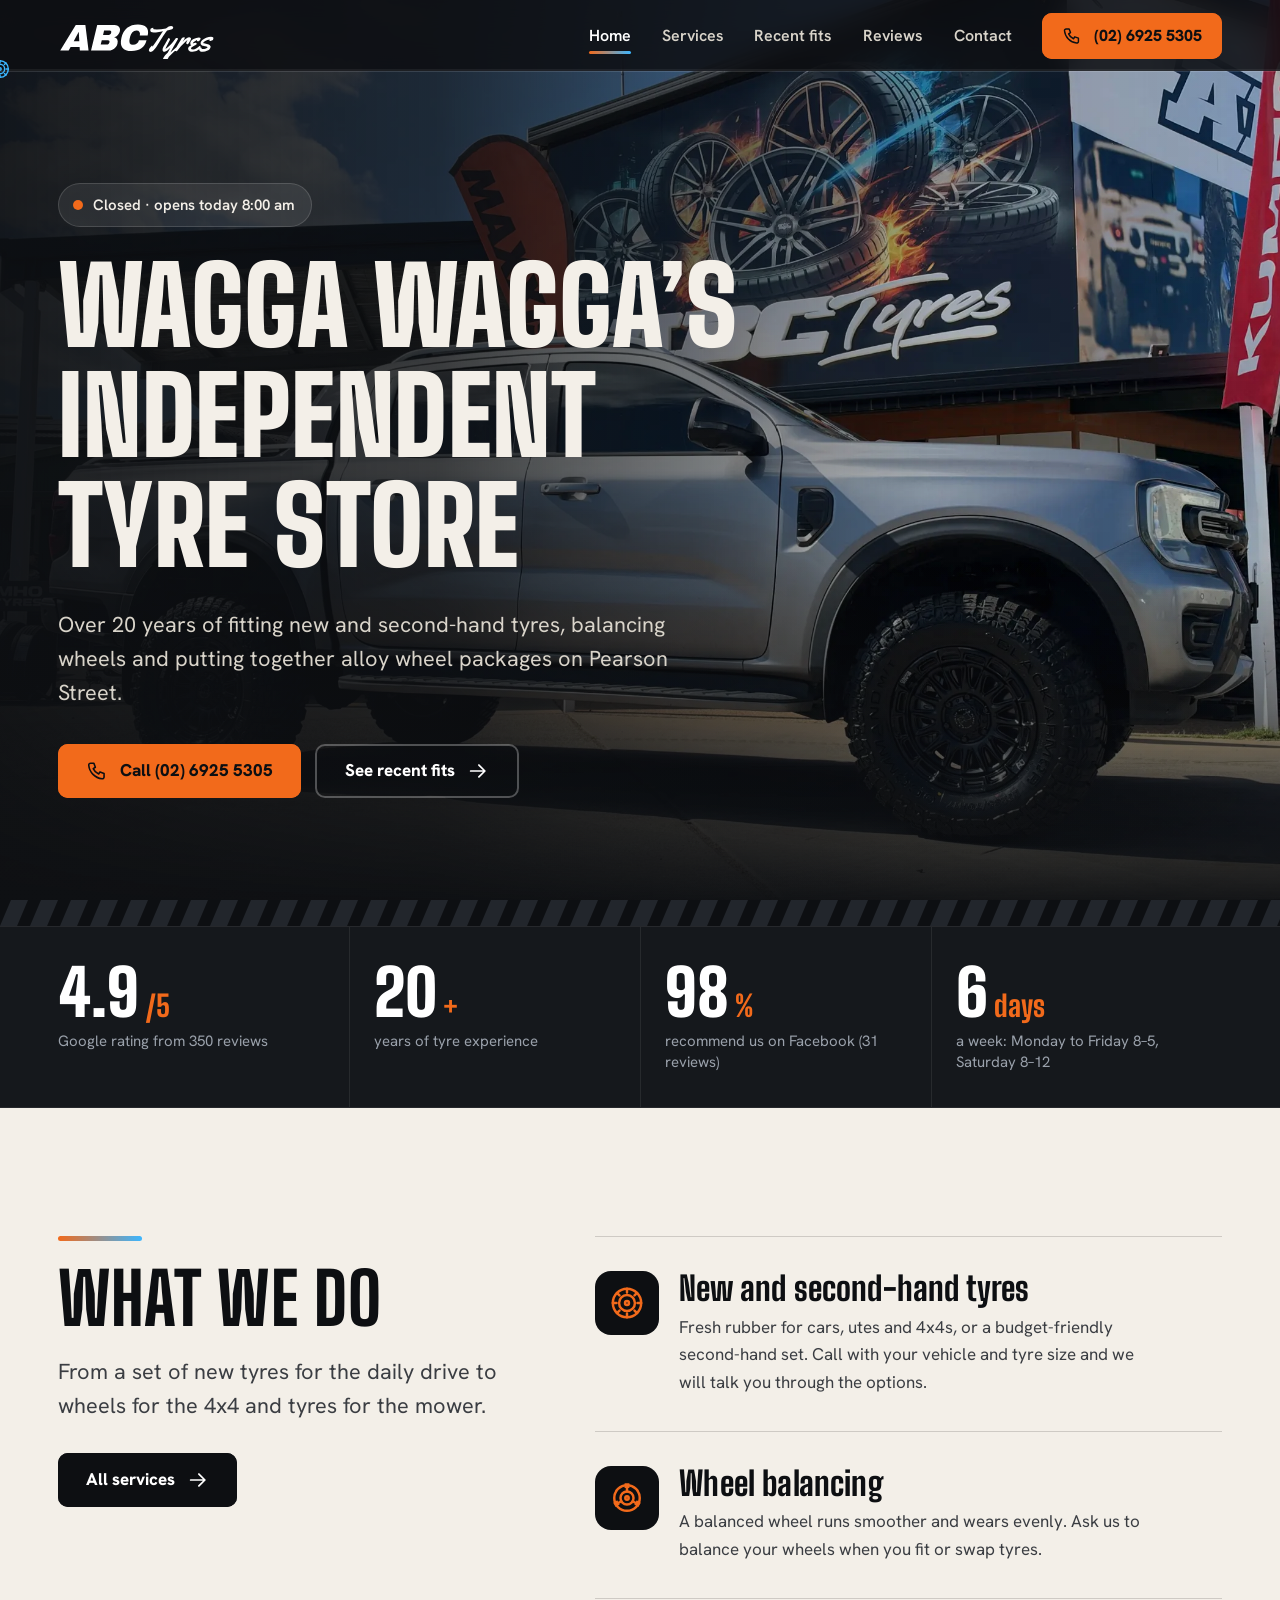
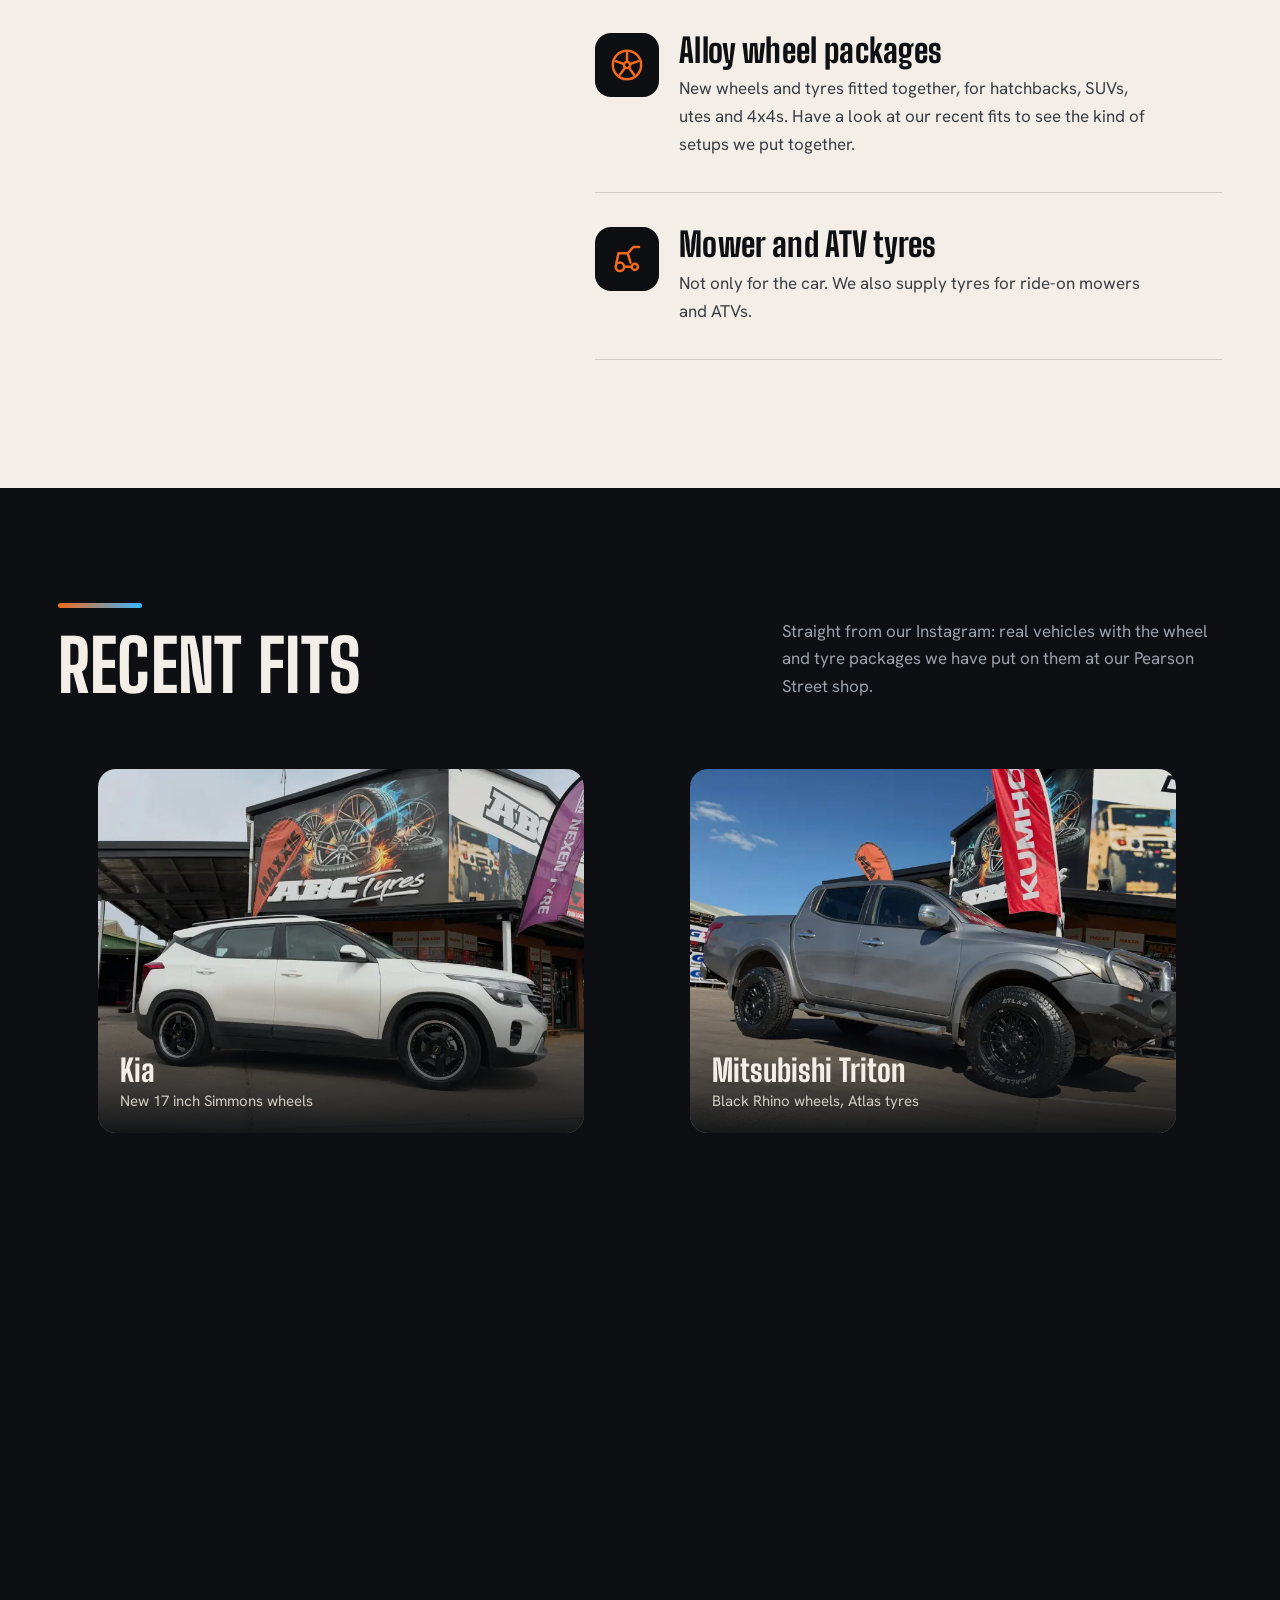
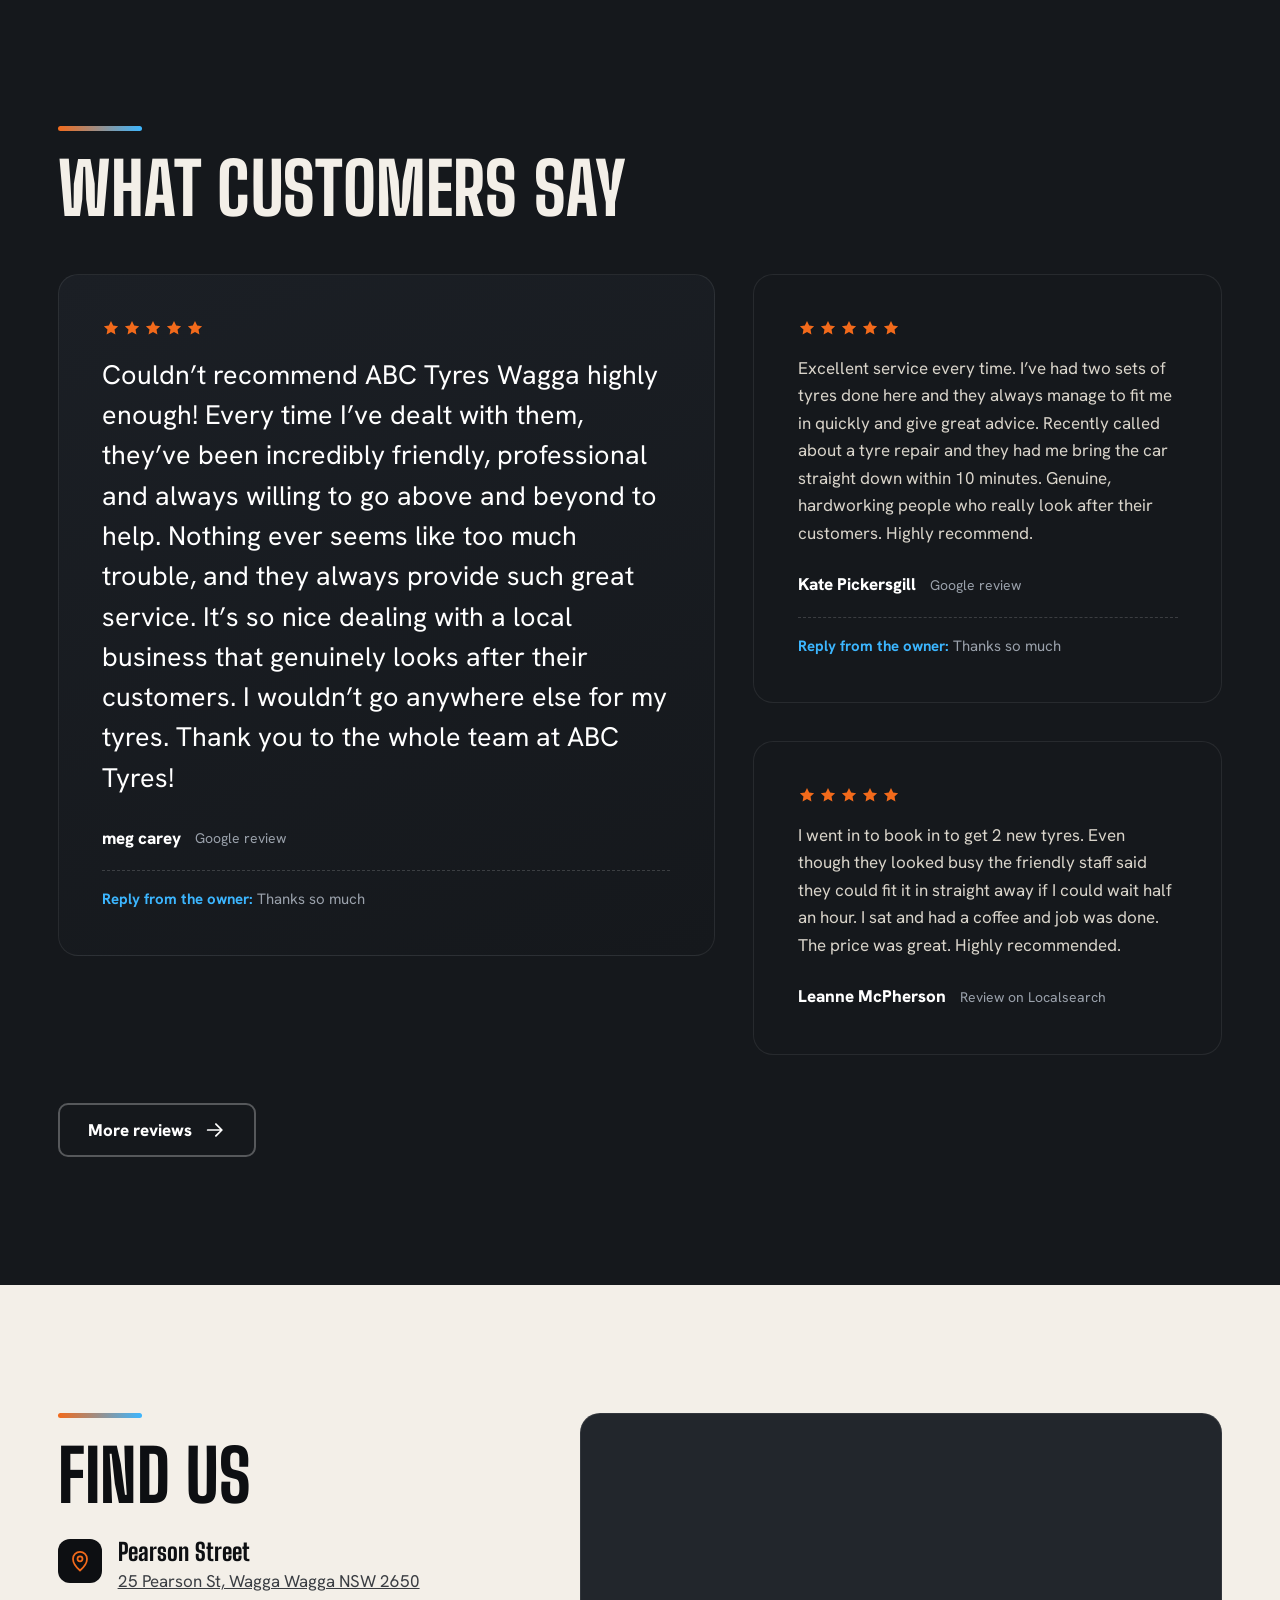
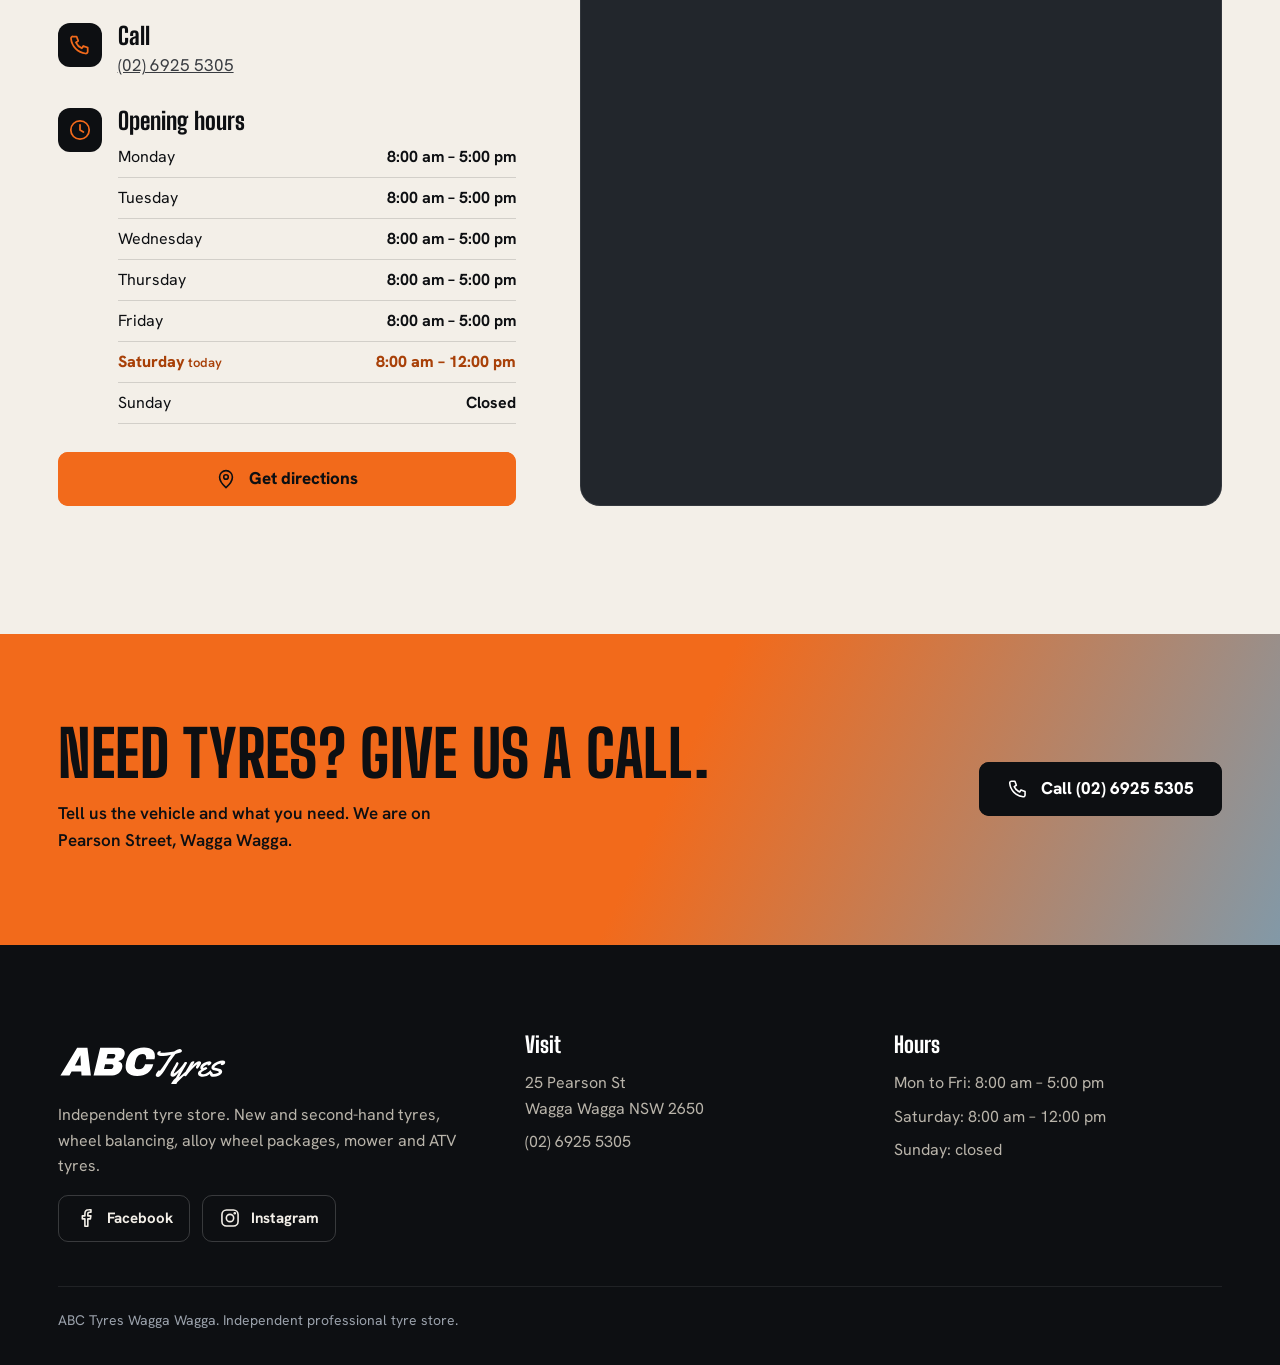
<file: index.html>
<!doctype html>
<html lang="en-AU">
<head>
<meta charset="utf-8">
<meta name="viewport" content="width=device-width,initial-scale=1">
<title>ABC Tyres Wagga Wagga | Independent tyre store on Pearson Street</title>
<meta name="description" content="Independent tyre store in Wagga Wagga with 20+ years of experience. New and second-hand tyres, wheel balancing, alloy wheel packages, mower and ATV tyres. Call (02) 6925 5305.">
<meta name="robots" content="noindex, nofollow">
<meta name="theme-color" content="#0d0f12">
<meta property="og:type" content="website">
<meta property="og:site_name" content="ABC Tyres Wagga Wagga">
<meta property="og:title" content="ABC Tyres Wagga Wagga | Independent tyre store on Pearson Street">
<meta property="og:description" content="Independent tyre store in Wagga Wagga with 20+ years of experience. New and second-hand tyres, wheel balancing, alloy wheel packages, mower and ATV tyres. Call (02) 6925 5305.">
<meta property="og:image" content="https://konkos-design.github.io/abc-tyres-wagga/img/og-image.jpg">
<meta property="og:image:width" content="1200">
<meta property="og:image:height" content="630">
<meta property="og:url" content="https://konkos-design.github.io/abc-tyres-wagga/index.html">
<meta name="twitter:card" content="summary_large_image">
<meta name="twitter:title" content="ABC Tyres Wagga Wagga | Independent tyre store on Pearson Street">
<meta name="twitter:description" content="Independent tyre store in Wagga Wagga with 20+ years of experience. New and second-hand tyres, wheel balancing, alloy wheel packages, mower and ATV tyres. Call (02) 6925 5305.">
<meta name="twitter:image" content="https://konkos-design.github.io/abc-tyres-wagga/img/og-image.jpg">
<link rel="icon" href="img/favicon.svg" type="image/svg+xml">
<link rel="apple-touch-icon" href="img/apple-touch-icon.png">
<link rel="preload" href="fonts/big-shoulders.woff2" as="font" type="font/woff2" crossorigin>
<link rel="preload" href="fonts/hanken-grotesk.woff2" as="font" type="font/woff2" crossorigin>
<link rel="stylesheet" href="css/style.css">
</head>
<body>
<a class="skip" href="#main">Skip to content</a>
<header class="hdr">
<div class="wrap">
<a class="logo" href="index.html" aria-label="ABC Tyres Wagga Wagga, home"><svg class="logo-svg" xmlns="http://www.w3.org/2000/svg" viewBox="-6 -4 508 148" role="img" aria-label="ABC Tyres">
<path d="M64.2 120.0 63.51 108.36H34.59L28.32 120.0H1.2L51.13 37.44H81.97L92.28 120.0ZM44.54 89.88H62.42L60.84 60.48H60.36ZM192.94 57.72Q189.28 72.96 174.53 76.92L174.42 77.4Q189.28 81.0 185.19 98.03Q183.63 104.52 179.26 109.5Q174.88 114.48 168.70 117.24Q162.51 120.0 155.92 120.0H100.24L120.05 37.44H175.01Q181.25 37.44 185.85 40.02Q190.45 42.60 192.39 47.28Q194.32 51.96 192.94 57.72ZM138.85 69.6H157.09Q159.73 69.6 161.92 67.74Q164.10 65.88 164.77 63.12L165.05 61.92Q165.69 59.28 164.33 57.42Q162.98 55.56 160.46 55.56H142.22ZM131.36 100.8H151.52Q154.16 100.8 156.35 98.94Q158.54 97.08 159.20 94.32L159.49 93.12Q160.15 90.36 158.85 88.5Q157.56 86.64 154.92 86.64H134.76ZM282.34 71.4H257.02Q258.75 64.2 255.98 60.0Q253.20 55.8 246.24 55.8Q238.20 55.8 233.21 60.83Q228.22 65.88 226.06 74.88L224.22 82.56Q222.09 91.44 224.65 96.53Q227.20 101.64 235.00 101.64Q242.68 101.64 247.59 97.68Q252.50 93.72 254.23 86.52H278.71Q274.65 103.44 262.11 112.44Q249.57 121.44 230.61 121.44Q209.49 121.44 201.22 110.64Q192.95 99.84 198.02 78.72Q203.09 57.6 216.54 46.8Q230.0 36.0 251.12 36.0Q269.48 36.0 277.95 45.18Q286.43 54.36 282.34 71.4Z" fill="currentColor"/>
<path d="M297.22 104.60 296.95 105.75Q296.95 106.08 297.25 106.35Q297.55 106.63 297.99 106.63Q298.43 106.63 298.70 106.19Q306.85 95.36 312.21 87.13Q317.57 78.90 320.06 75.02Q322.54 71.14 324.02 68.84Q327.96 62.82 331.84 58.07Q317.08 61.78 308.71 61.78Q300.34 61.78 296.68 60.72Q293.01 59.65 291.86 58.31Q290.72 56.97 290.72 55.58Q290.72 54.18 290.83 52.87Q291.04 50.14 294.13 48.39Q297.22 46.64 299.25 46.64Q301.27 46.64 301.27 47.24Q301.27 47.84 300.37 48.85Q299.47 49.86 299.47 50.25Q299.47 52.0 312.10 52.0Q324.73 52.0 341.14 48.66Q350.54 41.00 357.38 41.00Q361.92 41.00 363.40 43.57Q364.38 45.10 364.38 46.64Q364.38 48.17 362.60 49.70Q360.83 51.23 357.82 52.32Q352.35 54.29 344.91 55.44Q341.79 59.43 336.08 67.85Q330.36 76.28 328.29 79.23Q326.21 82.18 321.59 89.73Q316.97 97.28 313.58 102.77Q310.18 108.27 306.36 113.63Q298.54 124.67 292.41 124.67Q289.84 124.67 287.98 123.31Q286.12 121.94 286.12 118.85Q286.12 115.76 289.54 111.14Q292.96 106.52 294.54 105.21Q296.13 103.89 296.68 103.89Q297.22 103.89 297.22 104.60ZM350.53 140.15Q350.25 140.42 348.86 142.91Q347.47 145.40 345.88 147.94Q344.29 150.49 341.97 152.78Q339.65 155.08 338.09 155.27Q336.53 155.46 336.09 155.46Q331.06 155.46 331.06 150.38Q331.06 144.42 337.24 136.43Q339.59 133.42 343.15 129.95Q346.70 126.48 347.03 126.01Q347.36 125.55 355.23 110.67Q349.98 116.42 345.50 120.00Q341.01 123.58 336.86 124.02H336.47Q334.34 124.02 332.26 122.62Q330.18 121.23 330.18 117.73Q330.18 112.53 332.97 107.67Q333.96 105.97 336.39 101.92Q338.83 97.88 340.90 94.10Q342.87 91.10 344.95 87.10Q347.03 83.11 348.12 81.39Q349.22 79.67 350.20 79.67Q351.18 79.67 352.74 80.90Q354.30 82.13 354.30 83.82Q354.30 85.52 347.14 98.53Q339.97 111.55 339.97 113.35Q339.97 113.79 340.41 113.79Q341.89 113.79 346.95 109.61Q352.00 105.42 358.13 98.86Q364.97 91.59 368.85 85.57Q369.34 84.81 369.64 84.40Q369.94 83.99 370.41 83.30Q370.87 82.62 371.17 82.24Q371.47 81.85 371.88 81.33Q372.29 80.82 372.62 80.54Q372.95 80.27 373.33 80.0Q373.93 79.45 374.67 79.45Q375.41 79.45 376.91 79.78Q378.42 80.10 378.72 80.49Q379.02 80.87 379.35 81.20Q379.90 81.80 379.90 82.32Q379.90 82.84 379.46 83.69Q379.02 84.53 374.37 92.35Q360.70 115.43 355.56 126.04Q363.87 119.04 378.97 105.32Q379.57 104.82 380.17 104.82Q381.86 104.82 381.86 110.02Q381.86 111.55 381.32 112.04Q364.97 124.62 350.53 140.15ZM394.54 92.19Q407.44 77.53 416.52 77.53Q418.76 77.53 420.21 78.87Q421.66 80.21 421.66 82.35Q421.66 84.48 418.63 89.48Q415.59 94.49 413.02 97.93Q411.65 99.68 409.93 99.68Q408.21 99.68 407.25 98.42Q406.29 97.17 406.29 95.47Q406.29 91.70 410.34 86.94L410.23 86.83Q408.43 87.0 401.29 93.94Q394.15 100.89 389.15 106.38Q384.15 111.88 378.29 119.75Q376.60 122.10 375.42 122.10Q374.25 122.10 372.31 121.37Q370.36 120.63 369.95 120.30Q369.54 119.97 369.54 119.21Q369.54 118.44 369.98 117.43Q370.42 116.42 371.59 114.56Q372.77 112.70 375.15 108.54Q377.53 104.39 382.56 95.96Q387.59 87.54 388.58 85.79Q390.65 82.18 391.97 80.54Q394.43 77.42 400.28 77.42Q401.59 77.42 401.59 79.07Q401.59 81.64 396.83 88.75ZM452.38 81.09Q452.38 84.70 449.45 87.43Q446.53 90.17 442.81 90.17Q441.61 90.17 441.22 89.59Q440.84 89.02 440.84 88.09Q440.84 87.16 441.06 86.28Q439.09 86.94 436.68 88.31Q434.28 89.67 430.78 92.35Q427.28 95.03 427.28 96.35Q427.28 96.78 428.56 96.78Q429.85 96.78 432.53 95.88Q435.21 94.98 436.27 94.98Q437.34 94.98 437.67 95.09Q438.38 95.47 439.20 96.76Q440.02 98.04 440.02 98.78Q440.02 99.52 438.60 100.72Q437.18 101.92 435.37 102.55Q433.57 103.18 432.97 103.51Q421.43 109.96 421.43 112.37Q421.43 116.64 428.70 116.64Q433.35 116.64 438.05 113.68Q442.04 111.17 445.24 108.57Q448.44 105.97 449.29 105.37Q450.14 104.77 450.58 104.77Q452.00 104.77 452.00 107.94Q452.00 111.11 451.61 112.12Q451.23 113.14 449.43 114.61Q437.72 124.13 427.28 124.13Q421.70 124.13 418.36 122.60Q412.24 119.81 412.24 114.07Q412.24 106.52 422.68 102.64Q420.61 101.71 420.00 100.26Q419.40 98.81 419.40 95.61Q419.40 92.41 422.38 88.83Q425.36 85.25 429.68 82.95Q439.31 77.75 446.86 77.75Q448.66 77.75 450.52 78.63Q452.38 79.50 452.38 81.09ZM455.32 111.06 455.26 111.93Q455.26 113.30 456.30 114.28Q457.34 115.27 458.22 115.27Q464.78 115.27 469.84 113.30Q474.90 111.33 474.90 109.36Q474.90 108.43 473.06 107.75Q471.23 107.07 466.88 106.05Q462.54 105.04 460.57 104.47Q458.60 103.89 457.45 103.40Q456.30 102.91 455.10 102.03Q452.53 100.23 452.53 96.65Q452.53 93.07 455.18 89.54Q457.83 86.01 461.83 83.5Q465.82 80.98 470.41 79.07Q479.49 75.29 485.67 75.29Q491.74 75.29 493.16 77.92Q493.60 78.85 493.60 80.0V80.38Q493.60 83.28 492.37 84.92Q491.14 86.56 488.49 87.87Q485.83 89.18 484.27 89.18Q482.72 89.18 482.31 88.96Q481.90 88.75 481.62 88.39Q481.35 88.03 480.94 87.87Q480.53 87.71 480.53 87.05Q480.53 86.39 481.08 85.71Q481.62 85.03 481.84 84.26Q478.23 84.42 474.29 85.93Q470.36 87.43 467.54 89.29Q464.72 91.15 462.86 92.85Q461.00 94.54 461.00 95.33Q461.00 96.13 463.52 96.62Q474.84 98.86 478.40 100.50Q481.95 102.14 483.32 104.22Q484.68 106.30 484.68 108.0Q484.68 111.5 481.90 114.61Q479.11 117.73 475.00 119.70Q466.20 124.02 459.66 124.02Q453.13 124.02 450.64 122.02Q448.15 120.03 448.15 117.29Q448.15 114.56 449.55 112.23Q450.94 109.91 453.13 109.91Q455.32 109.91 455.32 111.06Z" fill="currentColor"/>
</svg></a>
<button class="menu-btn" type="button" aria-expanded="false" aria-controls="nav" aria-label="Open menu"><svg class="ic i-open" aria-hidden="true" width="24" height="24"><use href="img/icons.svg#menu"/></svg><svg class="ic i-close" aria-hidden="true" width="24" height="24"><use href="img/icons.svg#close"/></svg></button>
<nav class="nav" id="nav" aria-label="Main">
<a class="link" href="index.html" aria-current="page">Home</a>
<a class="link" href="services.html">Services</a>
<a class="link" href="gallery.html">Recent fits</a>
<a class="link" href="reviews.html">Reviews</a>
<a class="link" href="contact.html">Contact</a>
<a class="btn btn--sm" href="tel:+61269255305"><svg class="ic " aria-hidden="true" width="24" height="24"><use href="img/icons.svg#phone"/></svg><span>(02) 6925 5305</span></a>
</nav>
</div>
<div class="rail" aria-hidden="true"><i></i><b><svg class="ic " aria-hidden="true" width="24" height="24"><use href="img/icons.svg#tyre"/></svg></b></div>
</header>
<main id="main">
<section class="hero">
<div class="hero-img"><img src="img/hero.webp" srcset="img/hero-sm.webp 900w, img/hero.webp 2200w" sizes="100vw" width="2200" height="1650" alt="Silver Ford Ranger with new black wheels parked in front of the ABC Tyres shop in Wagga Wagga" fetchpriority="high" decoding="async"></div>
<div class="wrap">
<div class="open-badge" data-open-badge><i></i><span>Mon to Fri 8–5, Sat 8–12</span></div>
<h1><span class="l"><span>Wagga Wagga’s</span></span><span class="l"><span>independent</span></span><span class="l"><span>tyre store</span></span></h1>
<p class="lead">Over 20 years of fitting new and second-hand tyres, balancing wheels and putting together alloy wheel packages on Pearson Street.</p>
<div class="cta-row">
<a class="btn" href="tel:+61269255305"><svg class="ic " aria-hidden="true" width="24" height="24"><use href="img/icons.svg#phone"/></svg><span>Call (02) 6925 5305</span></a>
<a class="btn btn--ghost" href="gallery.html"><span>See recent fits</span><svg class="ic " aria-hidden="true" width="24" height="24"><use href="img/icons.svg#arrow"/></svg></a>
</div>
</div>
</section>
<div class="tread" aria-hidden="true"></div>

<section class="proof" aria-label="At a glance">
<div class="wrap">
<div class="proof-item reveal"><div class="proof-num"><span data-count="4.9" data-dec="1">4.9</span><small>/5</small></div><p>Google rating from 350 reviews</p></div>
<div class="proof-item reveal" style="--d:.08s"><div class="proof-num"><span data-count="20">20</span><small>+</small></div><p>years of tyre experience</p></div>
<div class="proof-item reveal" style="--d:.16s"><div class="proof-num"><span data-count="98">98</span><small>%</small></div><p>recommend us on Facebook (31 reviews)</p></div>
<div class="proof-item reveal" style="--d:.24s"><div class="proof-num"><span data-count="6">6</span><small>days</small></div><p>a week: Monday to Friday 8–5, Saturday 8–12</p></div>
</div>
</section>

<section class="sec sec--bone" id="services">
<div class="wrap svc">
<div class="svc-head reveal">
<span class="bar"></span>
<h2>What we do</h2>
<p class="lead">From a set of new tyres for the daily drive to wheels for the 4x4 and tyres for the mower.</p>
<a class="btn btn--dark" href="services.html"><span>All services</span><svg class="ic " aria-hidden="true" width="24" height="24"><use href="img/icons.svg#arrow"/></svg></a>
</div>
<ul class="svc-list">
<li class="svc-row reveal"><span class="svc-ico"><svg class="ic " aria-hidden="true" width="24" height="24"><use href="img/icons.svg#tyre"/></svg></span><div><h3>New and second-hand tyres</h3><p>Fresh rubber for cars, utes and 4x4s, or a budget-friendly second-hand set. Call with your vehicle and tyre size and we will talk you through the options.</p></div></li>
<li class="svc-row reveal"><span class="svc-ico"><svg class="ic " aria-hidden="true" width="24" height="24"><use href="img/icons.svg#balance"/></svg></span><div><h3>Wheel balancing</h3><p>A balanced wheel runs smoother and wears evenly. Ask us to balance your wheels when you fit or swap tyres.</p></div></li>
<li class="svc-row reveal"><span class="svc-ico"><svg class="ic " aria-hidden="true" width="24" height="24"><use href="img/icons.svg#alloy"/></svg></span><div><h3>Alloy wheel packages</h3><p>New wheels and tyres fitted together, for hatchbacks, SUVs, utes and 4x4s. Have a look at our recent fits to see the kind of setups we put together.</p></div></li>
<li class="svc-row reveal"><span class="svc-ico"><svg class="ic " aria-hidden="true" width="24" height="24"><use href="img/icons.svg#mower"/></svg></span><div><h3>Mower and ATV tyres</h3><p>Not only for the car. We also supply tyres for ride-on mowers and ATVs.</p></div></li>
</ul>
</div>
</section>

<section class="fits" id="fits">
<div class="wrap fits-head">
<div class="reveal"><span class="bar"></span><h2>Recent fits</h2></div>
<p class="reveal" style="--d:.1s">Straight from our Instagram: real vehicles with the wheel and tyre packages we have put on them at our Pearson Street shop.</p>
</div>
<div class="fits-pin">
<div class="fits-track" tabindex="0" role="region" aria-label="Recent fits, scroll sideways to browse">
<figure class="fit"><img src="img/kia-seltos.webp" srcset="img/kia-seltos-sm.webp 800w, img/kia-seltos.webp 1600w" sizes="(max-width:860px) 80vw,40vw" width="1600" height="1200" alt="White Kia with new black alloy wheels" loading="lazy" decoding="async"><figcaption><b>Kia</b><span>New 17 inch Simmons wheels</span></figcaption></figure><figure class="fit"><img src="img/mitsubishi-triton.webp" srcset="img/mitsubishi-triton-sm.webp 800w, img/mitsubishi-triton.webp 1600w" sizes="(max-width:860px) 80vw,40vw" width="1600" height="1200" alt="Grey Mitsubishi Triton ute with black Black Rhino wheels and Atlas tyres" loading="lazy" decoding="async"><figcaption><b>Mitsubishi Triton</b><span>Black Rhino wheels, Atlas tyres</span></figcaption></figure><figure class="fit"><img src="img/toyota-landcruiser-100.webp" srcset="img/toyota-landcruiser-100-sm.webp 800w, img/toyota-landcruiser-100.webp 1600w" sizes="(max-width:860px) 80vw,40vw" width="1600" height="1200" alt="White Toyota LandCruiser with new CSA wheels and Black Armor tyres" loading="lazy" decoding="async"><figcaption><b>Toyota LandCruiser</b><span>CSA Thunder wheels, Black Armor tyres</span></figcaption></figure><figure class="fit"><img src="img/ford-everest.webp" srcset="img/ford-everest-sm.webp 800w, img/ford-everest.webp 1600w" sizes="(max-width:860px) 80vw,40vw" width="1600" height="1200" alt="White Ford Everest with black Black Rock Offroad wheels" loading="lazy" decoding="async"><figcaption><b>Ford Everest</b><span>Black Rock Offroad wheels, Maxxis tyres</span></figcaption></figure><figure class="fit"><img src="img/ford-ranger.webp" srcset="img/ford-ranger-sm.webp 800w, img/ford-ranger.webp 1600w" sizes="(max-width:860px) 80vw,40vw" width="1600" height="1200" alt="Silver Ford Ranger with black Black Rhino wheels" loading="lazy" decoding="async"><figcaption><b>Ford Ranger</b><span>Black Rhino wheels, Black Armor tyres</span></figcaption></figure><figure class="fit"><img src="img/byd-shark.webp" srcset="img/byd-shark-sm.webp 800w, img/byd-shark.webp 1600w" sizes="(max-width:860px) 80vw,40vw" width="1600" height="1200" alt="White BYD Shark ute with new Dirty Life wheels" loading="lazy" decoding="async"><figcaption><b>BYD Shark</b><span>Dirty Life wheels</span></figcaption></figure><figure class="fit"><img src="img/mercedes-a-class.webp" srcset="img/mercedes-a-class-sm.webp 800w, img/mercedes-a-class.webp 1600w" sizes="(max-width:860px) 80vw,40vw" width="1600" height="1200" alt="Silver Mercedes with new 19 inch wheels" loading="lazy" decoding="async"><figcaption><b>Mercedes</b><span>New 19 inch wheels and tyres</span></figcaption></figure><figure class="fit"><img src="img/toyota-landcruiser-300.webp" srcset="img/toyota-landcruiser-300-sm.webp 800w, img/toyota-landcruiser-300.webp 1600w" sizes="(max-width:860px) 80vw,40vw" width="1600" height="1200" alt="Black LandCruiser with Lenso wheels and Maxxis tyres" loading="lazy" decoding="async"><figcaption><b>LandCruiser</b><span>Lenso wheels, Maxxis tyres</span></figcaption></figure>
</div>
</div>
</section>

<section class="sec sec--rubber" id="reviews">
<div class="wrap">
<div class="reveal" style="margin-bottom:clamp(30px,4vw,56px)"><span class="bar"></span><h2>What customers say</h2></div>
<div class="rev-grid">
<article class="rev rev--big reveal" style="--d:0s"><div class="stars" role="img" aria-label="5 out of 5 stars"><svg class="ic " aria-hidden="true" width="24" height="24"><use href="img/icons.svg#star"/></svg><svg class="ic " aria-hidden="true" width="24" height="24"><use href="img/icons.svg#star"/></svg><svg class="ic " aria-hidden="true" width="24" height="24"><use href="img/icons.svg#star"/></svg><svg class="ic " aria-hidden="true" width="24" height="24"><use href="img/icons.svg#star"/></svg><svg class="ic " aria-hidden="true" width="24" height="24"><use href="img/icons.svg#star"/></svg></div><blockquote style="margin-top:18px"><p>Couldn’t recommend ABC Tyres Wagga highly enough! Every time I’ve dealt with them, they’ve been incredibly friendly, professional and always willing to go above and beyond to help. Nothing ever seems like too much trouble, and they always provide such great service. It’s so nice dealing with a local business that genuinely looks after their customers. I wouldn’t go anywhere else for my tyres. Thank you to the whole team at ABC Tyres!</p></blockquote><footer><span class="who">meg carey</span><span class="src">Google review</span></footer><div class="reply"><b>Reply from the owner:</b> Thanks so much</div></article>
<div class="rev-stack">
<article class="rev reveal" style="--d:0.1s"><div class="stars" role="img" aria-label="5 out of 5 stars"><svg class="ic " aria-hidden="true" width="24" height="24"><use href="img/icons.svg#star"/></svg><svg class="ic " aria-hidden="true" width="24" height="24"><use href="img/icons.svg#star"/></svg><svg class="ic " aria-hidden="true" width="24" height="24"><use href="img/icons.svg#star"/></svg><svg class="ic " aria-hidden="true" width="24" height="24"><use href="img/icons.svg#star"/></svg><svg class="ic " aria-hidden="true" width="24" height="24"><use href="img/icons.svg#star"/></svg></div><blockquote style="margin-top:18px"><p>Excellent service every time. I’ve had two sets of tyres done here and they always manage to fit me in quickly and give great advice. Recently called about a tyre repair and they had me bring the car straight down within 10 minutes. Genuine, hardworking people who really look after their customers. Highly recommend.</p></blockquote><footer><span class="who">Kate Pickersgill</span><span class="src">Google review</span></footer><div class="reply"><b>Reply from the owner:</b> Thanks so much</div></article>
<article class="rev reveal" style="--d:0.2s"><div class="stars" role="img" aria-label="5 out of 5 stars"><svg class="ic " aria-hidden="true" width="24" height="24"><use href="img/icons.svg#star"/></svg><svg class="ic " aria-hidden="true" width="24" height="24"><use href="img/icons.svg#star"/></svg><svg class="ic " aria-hidden="true" width="24" height="24"><use href="img/icons.svg#star"/></svg><svg class="ic " aria-hidden="true" width="24" height="24"><use href="img/icons.svg#star"/></svg><svg class="ic " aria-hidden="true" width="24" height="24"><use href="img/icons.svg#star"/></svg></div><blockquote style="margin-top:18px"><p>I went in to book in to get 2 new tyres. Even though they looked busy the friendly staff said they could fit it in straight away if I could wait half an hour. I sat and had a coffee and job was done. The price was great. Highly recommended.</p></blockquote><footer><span class="who">Leanne McPherson</span><span class="src">Review on Localsearch</span></footer></article>
</div>
</div>
<div class="rev-more reveal"><a class="btn btn--ghost" href="reviews.html"><span>More reviews</span><svg class="ic " aria-hidden="true" width="24" height="24"><use href="img/icons.svg#arrow"/></svg></a></div>
</div>
</section>

<section class="sec sec--bone" id="visit">
<div class="wrap visit">
<div class="visit-info">
<div class="reveal"><span class="bar"></span><h2>Find us</h2></div>
<div class="info-row reveal"><span class="ico"><svg class="ic " aria-hidden="true" width="24" height="24"><use href="img/icons.svg#pin"/></svg></span><div><h3>Pearson Street</h3><p><a href="https://www.google.com/maps/place/?q=place_id:ChIJ-WnV9hOZGGsRCc-CT1QkqRE" target="_blank" rel="noopener">25 Pearson St, Wagga Wagga NSW 2650</a></p></div></div>
<div class="info-row reveal"><span class="ico"><svg class="ic " aria-hidden="true" width="24" height="24"><use href="img/icons.svg#phone"/></svg></span><div><h3>Call</h3><p><a href="tel:+61269255305">(02) 6925 5305</a></p></div></div>
<div class="info-row reveal"><span class="ico"><svg class="ic " aria-hidden="true" width="24" height="24"><use href="img/icons.svg#clock"/></svg></span><div style="width:100%"><h3>Opening hours</h3><table class="hours" aria-label="Opening hours"><tbody><tr data-day="1"><td>Monday</td><td>8:00 am – 5:00 pm</td></tr><tr data-day="2"><td>Tuesday</td><td>8:00 am – 5:00 pm</td></tr><tr data-day="3"><td>Wednesday</td><td>8:00 am – 5:00 pm</td></tr><tr data-day="4"><td>Thursday</td><td>8:00 am – 5:00 pm</td></tr><tr data-day="5"><td>Friday</td><td>8:00 am – 5:00 pm</td></tr><tr data-day="6"><td>Saturday</td><td>8:00 am – 12:00 pm</td></tr><tr data-day="0"><td>Sunday</td><td>Closed</td></tr></tbody></table></div></div>
<a class="btn reveal" href="https://www.google.com/maps/place/?q=place_id:ChIJ-WnV9hOZGGsRCc-CT1QkqRE" target="_blank" rel="noopener"><svg class="ic " aria-hidden="true" width="24" height="24"><use href="img/icons.svg#pin"/></svg><span>Get directions</span></a>
</div>
<div class="map reveal" style="--d:.1s"><iframe title="Map showing ABC Tyres Wagga Wagga, 25 Pearson St" loading="lazy" referrerpolicy="no-referrer-when-downgrade" src="https://maps.google.com/maps?q=25%20Pearson%20St%2C%20Wagga%20Wagga%20NSW%202650&amp;z=15&amp;output=embed"></iframe></div>
</div>
</section>

<section class="cta-band">
<div class="wrap">
<div class="reveal"><h2>Need tyres? Give us a call.</h2><p>Tell us the vehicle and what you need. We are on Pearson Street, Wagga Wagga.</p></div>
<a class="btn btn--dark reveal" style="--d:.1s" href="tel:+61269255305"><svg class="ic " aria-hidden="true" width="24" height="24"><use href="img/icons.svg#phone"/></svg><span>Call (02) 6925 5305</span></a>
</div>
</section>

</main>
<footer class="ftr">
<div class="wrap">
<div class="ftr-grid">
<div>
<a class="logo" href="index.html" aria-label="ABC Tyres Wagga Wagga, home"><svg class="logo-svg" xmlns="http://www.w3.org/2000/svg" viewBox="-6 -4 508 148" role="img" aria-label="ABC Tyres">
<path d="M64.2 120.0 63.51 108.36H34.59L28.32 120.0H1.2L51.13 37.44H81.97L92.28 120.0ZM44.54 89.88H62.42L60.84 60.48H60.36ZM192.94 57.72Q189.28 72.96 174.53 76.92L174.42 77.4Q189.28 81.0 185.19 98.03Q183.63 104.52 179.26 109.5Q174.88 114.48 168.70 117.24Q162.51 120.0 155.92 120.0H100.24L120.05 37.44H175.01Q181.25 37.44 185.85 40.02Q190.45 42.60 192.39 47.28Q194.32 51.96 192.94 57.72ZM138.85 69.6H157.09Q159.73 69.6 161.92 67.74Q164.10 65.88 164.77 63.12L165.05 61.92Q165.69 59.28 164.33 57.42Q162.98 55.56 160.46 55.56H142.22ZM131.36 100.8H151.52Q154.16 100.8 156.35 98.94Q158.54 97.08 159.20 94.32L159.49 93.12Q160.15 90.36 158.85 88.5Q157.56 86.64 154.92 86.64H134.76ZM282.34 71.4H257.02Q258.75 64.2 255.98 60.0Q253.20 55.8 246.24 55.8Q238.20 55.8 233.21 60.83Q228.22 65.88 226.06 74.88L224.22 82.56Q222.09 91.44 224.65 96.53Q227.20 101.64 235.00 101.64Q242.68 101.64 247.59 97.68Q252.50 93.72 254.23 86.52H278.71Q274.65 103.44 262.11 112.44Q249.57 121.44 230.61 121.44Q209.49 121.44 201.22 110.64Q192.95 99.84 198.02 78.72Q203.09 57.6 216.54 46.8Q230.0 36.0 251.12 36.0Q269.48 36.0 277.95 45.18Q286.43 54.36 282.34 71.4Z" fill="currentColor"/>
<path d="M297.22 104.60 296.95 105.75Q296.95 106.08 297.25 106.35Q297.55 106.63 297.99 106.63Q298.43 106.63 298.70 106.19Q306.85 95.36 312.21 87.13Q317.57 78.90 320.06 75.02Q322.54 71.14 324.02 68.84Q327.96 62.82 331.84 58.07Q317.08 61.78 308.71 61.78Q300.34 61.78 296.68 60.72Q293.01 59.65 291.86 58.31Q290.72 56.97 290.72 55.58Q290.72 54.18 290.83 52.87Q291.04 50.14 294.13 48.39Q297.22 46.64 299.25 46.64Q301.27 46.64 301.27 47.24Q301.27 47.84 300.37 48.85Q299.47 49.86 299.47 50.25Q299.47 52.0 312.10 52.0Q324.73 52.0 341.14 48.66Q350.54 41.00 357.38 41.00Q361.92 41.00 363.40 43.57Q364.38 45.10 364.38 46.64Q364.38 48.17 362.60 49.70Q360.83 51.23 357.82 52.32Q352.35 54.29 344.91 55.44Q341.79 59.43 336.08 67.85Q330.36 76.28 328.29 79.23Q326.21 82.18 321.59 89.73Q316.97 97.28 313.58 102.77Q310.18 108.27 306.36 113.63Q298.54 124.67 292.41 124.67Q289.84 124.67 287.98 123.31Q286.12 121.94 286.12 118.85Q286.12 115.76 289.54 111.14Q292.96 106.52 294.54 105.21Q296.13 103.89 296.68 103.89Q297.22 103.89 297.22 104.60ZM350.53 140.15Q350.25 140.42 348.86 142.91Q347.47 145.40 345.88 147.94Q344.29 150.49 341.97 152.78Q339.65 155.08 338.09 155.27Q336.53 155.46 336.09 155.46Q331.06 155.46 331.06 150.38Q331.06 144.42 337.24 136.43Q339.59 133.42 343.15 129.95Q346.70 126.48 347.03 126.01Q347.36 125.55 355.23 110.67Q349.98 116.42 345.50 120.00Q341.01 123.58 336.86 124.02H336.47Q334.34 124.02 332.26 122.62Q330.18 121.23 330.18 117.73Q330.18 112.53 332.97 107.67Q333.96 105.97 336.39 101.92Q338.83 97.88 340.90 94.10Q342.87 91.10 344.95 87.10Q347.03 83.11 348.12 81.39Q349.22 79.67 350.20 79.67Q351.18 79.67 352.74 80.90Q354.30 82.13 354.30 83.82Q354.30 85.52 347.14 98.53Q339.97 111.55 339.97 113.35Q339.97 113.79 340.41 113.79Q341.89 113.79 346.95 109.61Q352.00 105.42 358.13 98.86Q364.97 91.59 368.85 85.57Q369.34 84.81 369.64 84.40Q369.94 83.99 370.41 83.30Q370.87 82.62 371.17 82.24Q371.47 81.85 371.88 81.33Q372.29 80.82 372.62 80.54Q372.95 80.27 373.33 80.0Q373.93 79.45 374.67 79.45Q375.41 79.45 376.91 79.78Q378.42 80.10 378.72 80.49Q379.02 80.87 379.35 81.20Q379.90 81.80 379.90 82.32Q379.90 82.84 379.46 83.69Q379.02 84.53 374.37 92.35Q360.70 115.43 355.56 126.04Q363.87 119.04 378.97 105.32Q379.57 104.82 380.17 104.82Q381.86 104.82 381.86 110.02Q381.86 111.55 381.32 112.04Q364.97 124.62 350.53 140.15ZM394.54 92.19Q407.44 77.53 416.52 77.53Q418.76 77.53 420.21 78.87Q421.66 80.21 421.66 82.35Q421.66 84.48 418.63 89.48Q415.59 94.49 413.02 97.93Q411.65 99.68 409.93 99.68Q408.21 99.68 407.25 98.42Q406.29 97.17 406.29 95.47Q406.29 91.70 410.34 86.94L410.23 86.83Q408.43 87.0 401.29 93.94Q394.15 100.89 389.15 106.38Q384.15 111.88 378.29 119.75Q376.60 122.10 375.42 122.10Q374.25 122.10 372.31 121.37Q370.36 120.63 369.95 120.30Q369.54 119.97 369.54 119.21Q369.54 118.44 369.98 117.43Q370.42 116.42 371.59 114.56Q372.77 112.70 375.15 108.54Q377.53 104.39 382.56 95.96Q387.59 87.54 388.58 85.79Q390.65 82.18 391.97 80.54Q394.43 77.42 400.28 77.42Q401.59 77.42 401.59 79.07Q401.59 81.64 396.83 88.75ZM452.38 81.09Q452.38 84.70 449.45 87.43Q446.53 90.17 442.81 90.17Q441.61 90.17 441.22 89.59Q440.84 89.02 440.84 88.09Q440.84 87.16 441.06 86.28Q439.09 86.94 436.68 88.31Q434.28 89.67 430.78 92.35Q427.28 95.03 427.28 96.35Q427.28 96.78 428.56 96.78Q429.85 96.78 432.53 95.88Q435.21 94.98 436.27 94.98Q437.34 94.98 437.67 95.09Q438.38 95.47 439.20 96.76Q440.02 98.04 440.02 98.78Q440.02 99.52 438.60 100.72Q437.18 101.92 435.37 102.55Q433.57 103.18 432.97 103.51Q421.43 109.96 421.43 112.37Q421.43 116.64 428.70 116.64Q433.35 116.64 438.05 113.68Q442.04 111.17 445.24 108.57Q448.44 105.97 449.29 105.37Q450.14 104.77 450.58 104.77Q452.00 104.77 452.00 107.94Q452.00 111.11 451.61 112.12Q451.23 113.14 449.43 114.61Q437.72 124.13 427.28 124.13Q421.70 124.13 418.36 122.60Q412.24 119.81 412.24 114.07Q412.24 106.52 422.68 102.64Q420.61 101.71 420.00 100.26Q419.40 98.81 419.40 95.61Q419.40 92.41 422.38 88.83Q425.36 85.25 429.68 82.95Q439.31 77.75 446.86 77.75Q448.66 77.75 450.52 78.63Q452.38 79.50 452.38 81.09ZM455.32 111.06 455.26 111.93Q455.26 113.30 456.30 114.28Q457.34 115.27 458.22 115.27Q464.78 115.27 469.84 113.30Q474.90 111.33 474.90 109.36Q474.90 108.43 473.06 107.75Q471.23 107.07 466.88 106.05Q462.54 105.04 460.57 104.47Q458.60 103.89 457.45 103.40Q456.30 102.91 455.10 102.03Q452.53 100.23 452.53 96.65Q452.53 93.07 455.18 89.54Q457.83 86.01 461.83 83.5Q465.82 80.98 470.41 79.07Q479.49 75.29 485.67 75.29Q491.74 75.29 493.16 77.92Q493.60 78.85 493.60 80.0V80.38Q493.60 83.28 492.37 84.92Q491.14 86.56 488.49 87.87Q485.83 89.18 484.27 89.18Q482.72 89.18 482.31 88.96Q481.90 88.75 481.62 88.39Q481.35 88.03 480.94 87.87Q480.53 87.71 480.53 87.05Q480.53 86.39 481.08 85.71Q481.62 85.03 481.84 84.26Q478.23 84.42 474.29 85.93Q470.36 87.43 467.54 89.29Q464.72 91.15 462.86 92.85Q461.00 94.54 461.00 95.33Q461.00 96.13 463.52 96.62Q474.84 98.86 478.40 100.50Q481.95 102.14 483.32 104.22Q484.68 106.30 484.68 108.0Q484.68 111.5 481.90 114.61Q479.11 117.73 475.00 119.70Q466.20 124.02 459.66 124.02Q453.13 124.02 450.64 122.02Q448.15 120.03 448.15 117.29Q448.15 114.56 449.55 112.23Q450.94 109.91 453.13 109.91Q455.32 109.91 455.32 111.06Z" fill="currentColor"/>
</svg></a>
<p>Independent tyre store. New and second-hand tyres, wheel balancing, alloy wheel packages, mower and ATV tyres.</p>
<div class="socials">
<a class="social" href="https://www.facebook.com/profile.php?id=100063569529282" target="_blank" rel="noopener"><svg class="ic " aria-hidden="true" width="24" height="24"><use href="img/icons.svg#facebook"/></svg>Facebook</a>
<a class="social" href="https://www.instagram.com/abc_tyres_wagga_wagga_/" target="_blank" rel="noopener"><svg class="ic " aria-hidden="true" width="24" height="24"><use href="img/icons.svg#instagram"/></svg>Instagram</a>
</div>
</div>
<div>
<h4>Visit</h4>
<ul>
<li><a href="https://www.google.com/maps/place/?q=place_id:ChIJ-WnV9hOZGGsRCc-CT1QkqRE" target="_blank" rel="noopener">25 Pearson St<br>Wagga Wagga NSW 2650</a></li>
<li><a href="tel:+61269255305">(02) 6925 5305</a></li>
</ul>
</div>
<div>
<h4>Hours</h4>
<ul>
<li>Mon to Fri: 8:00 am – 5:00 pm</li>
<li>Saturday: 8:00 am – 12:00 pm</li>
<li>Sunday: closed</li>
</ul>
</div>
</div>
<div class="ftr-bottom">ABC Tyres Wagga Wagga. Independent professional tyre store.</div>
</div>
</footer>
<script src="js/vendor/gsap.min.js" defer></script>
<script src="js/vendor/ScrollTrigger.min.js" defer></script>
<script src="js/main.js" defer></script>
</body>
</html>
</file>
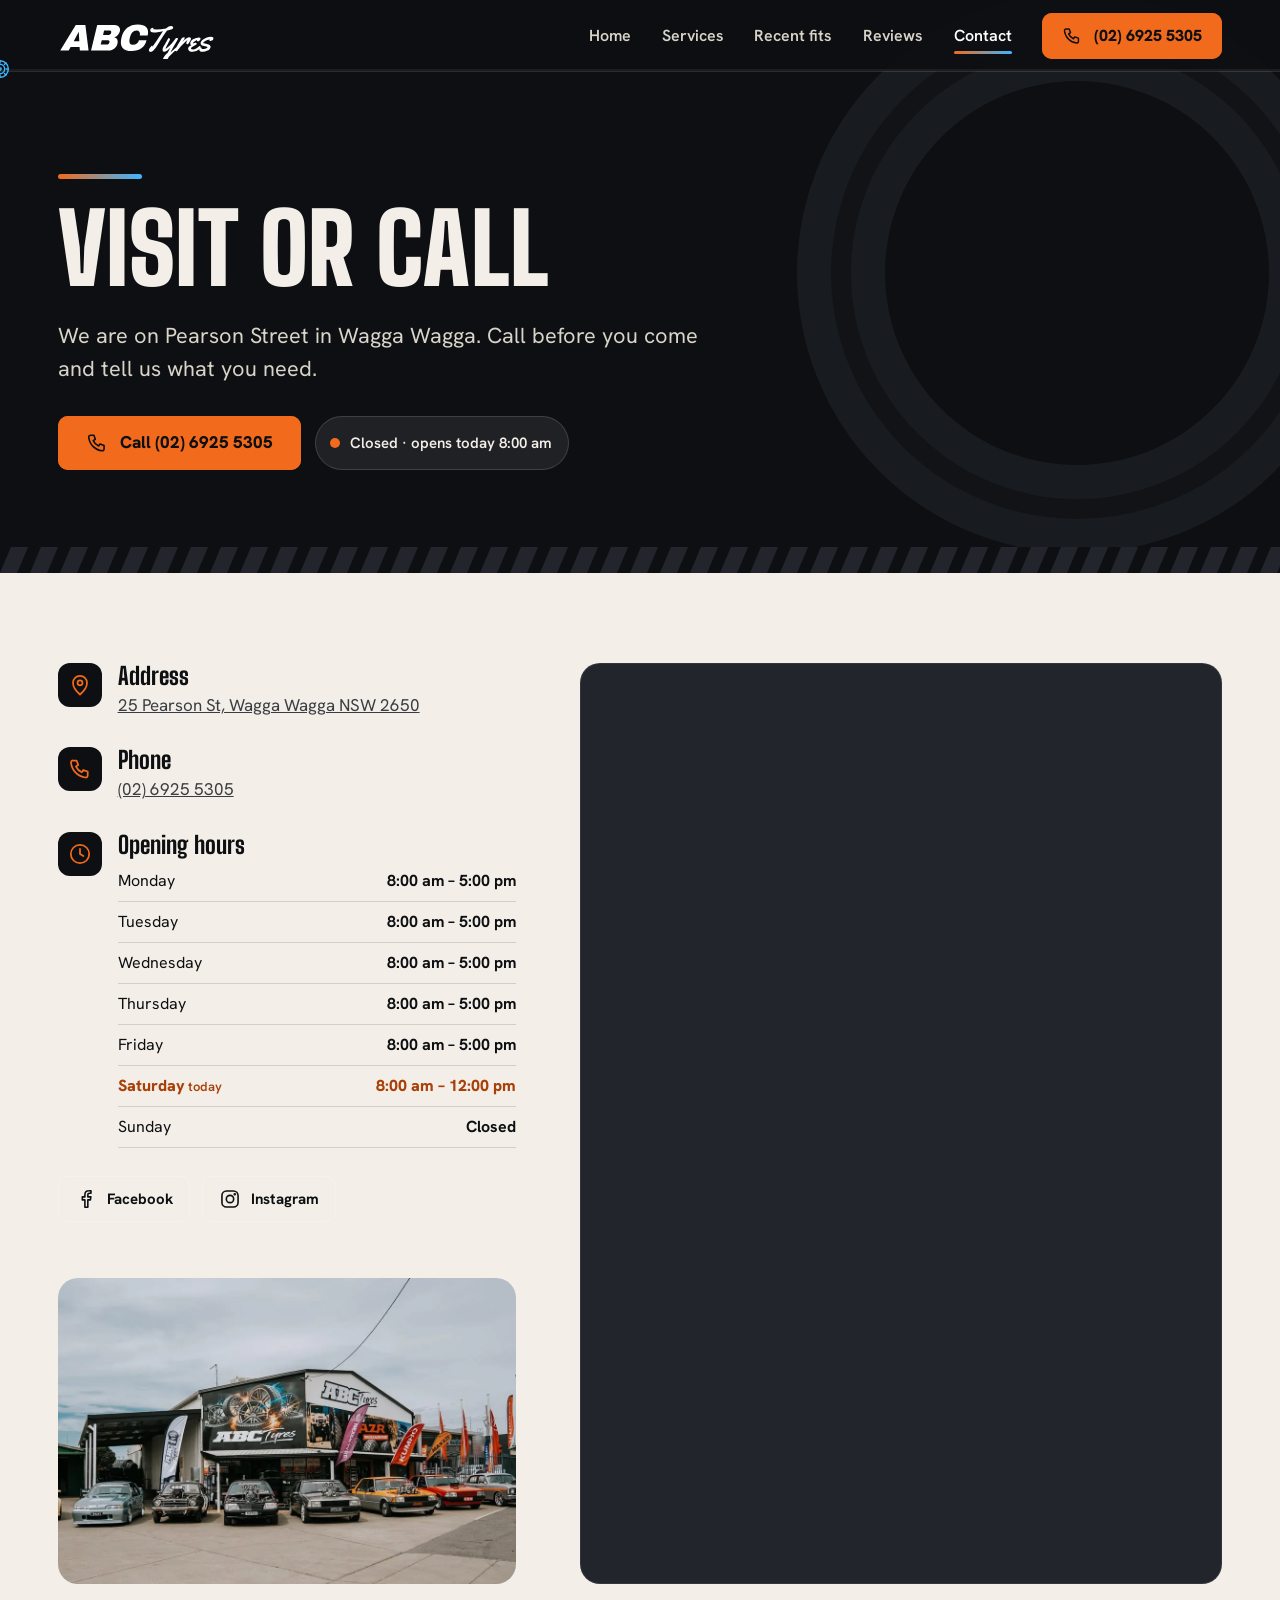
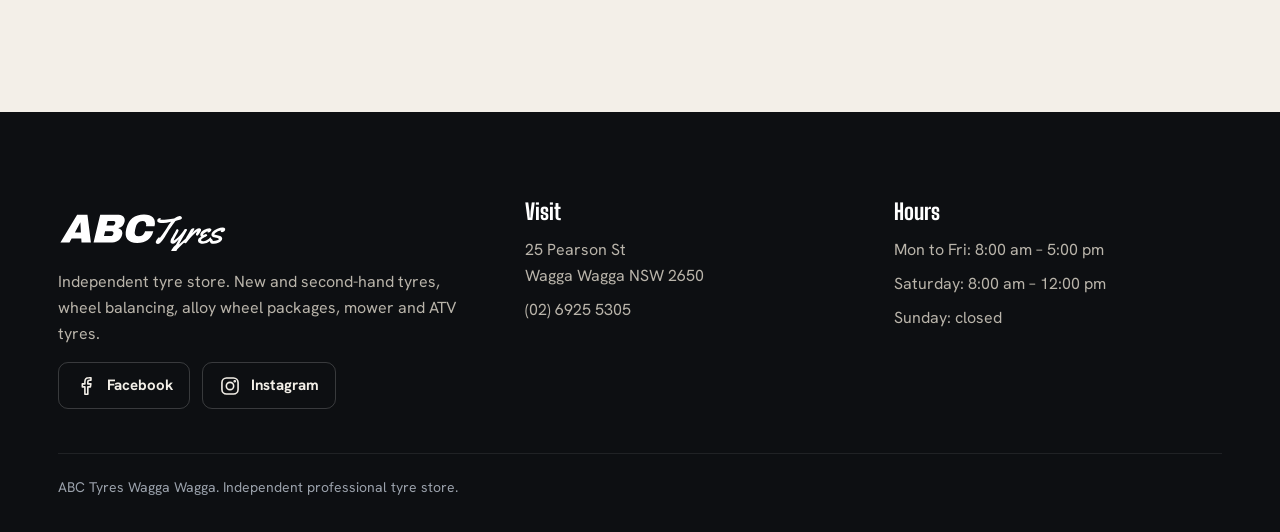
<file: contact.html>
<!doctype html>
<html lang="en-AU">
<head>
<meta charset="utf-8">
<meta name="viewport" content="width=device-width,initial-scale=1">
<title>Contact | ABC Tyres Wagga Wagga</title>
<meta name="description" content="ABC Tyres, 25 Pearson St, Wagga Wagga NSW 2650. Call (02) 6925 5305. Open Monday to Friday 8 to 5, Saturday 8 to 12.">
<meta name="robots" content="noindex, nofollow">
<meta name="theme-color" content="#0d0f12">
<meta property="og:type" content="website">
<meta property="og:site_name" content="ABC Tyres Wagga Wagga">
<meta property="og:title" content="Contact | ABC Tyres Wagga Wagga">
<meta property="og:description" content="ABC Tyres, 25 Pearson St, Wagga Wagga NSW 2650. Call (02) 6925 5305. Open Monday to Friday 8 to 5, Saturday 8 to 12.">
<meta property="og:image" content="https://konkos-design.github.io/abc-tyres-wagga/img/og-image.jpg">
<meta property="og:image:width" content="1200">
<meta property="og:image:height" content="630">
<meta property="og:url" content="https://konkos-design.github.io/abc-tyres-wagga/contact.html">
<meta name="twitter:card" content="summary_large_image">
<meta name="twitter:title" content="Contact | ABC Tyres Wagga Wagga">
<meta name="twitter:description" content="ABC Tyres, 25 Pearson St, Wagga Wagga NSW 2650. Call (02) 6925 5305. Open Monday to Friday 8 to 5, Saturday 8 to 12.">
<meta name="twitter:image" content="https://konkos-design.github.io/abc-tyres-wagga/img/og-image.jpg">
<link rel="icon" href="img/favicon.svg" type="image/svg+xml">
<link rel="apple-touch-icon" href="img/apple-touch-icon.png">
<link rel="preload" href="fonts/big-shoulders.woff2" as="font" type="font/woff2" crossorigin>
<link rel="preload" href="fonts/hanken-grotesk.woff2" as="font" type="font/woff2" crossorigin>
<link rel="stylesheet" href="css/style.css">
</head>
<body>
<a class="skip" href="#main">Skip to content</a>
<header class="hdr">
<div class="wrap">
<a class="logo" href="index.html" aria-label="ABC Tyres Wagga Wagga, home"><svg class="logo-svg" xmlns="http://www.w3.org/2000/svg" viewBox="-6 -4 508 148" role="img" aria-label="ABC Tyres">
<path d="M64.2 120.0 63.51 108.36H34.59L28.32 120.0H1.2L51.13 37.44H81.97L92.28 120.0ZM44.54 89.88H62.42L60.84 60.48H60.36ZM192.94 57.72Q189.28 72.96 174.53 76.92L174.42 77.4Q189.28 81.0 185.19 98.03Q183.63 104.52 179.26 109.5Q174.88 114.48 168.70 117.24Q162.51 120.0 155.92 120.0H100.24L120.05 37.44H175.01Q181.25 37.44 185.85 40.02Q190.45 42.60 192.39 47.28Q194.32 51.96 192.94 57.72ZM138.85 69.6H157.09Q159.73 69.6 161.92 67.74Q164.10 65.88 164.77 63.12L165.05 61.92Q165.69 59.28 164.33 57.42Q162.98 55.56 160.46 55.56H142.22ZM131.36 100.8H151.52Q154.16 100.8 156.35 98.94Q158.54 97.08 159.20 94.32L159.49 93.12Q160.15 90.36 158.85 88.5Q157.56 86.64 154.92 86.64H134.76ZM282.34 71.4H257.02Q258.75 64.2 255.98 60.0Q253.20 55.8 246.24 55.8Q238.20 55.8 233.21 60.83Q228.22 65.88 226.06 74.88L224.22 82.56Q222.09 91.44 224.65 96.53Q227.20 101.64 235.00 101.64Q242.68 101.64 247.59 97.68Q252.50 93.72 254.23 86.52H278.71Q274.65 103.44 262.11 112.44Q249.57 121.44 230.61 121.44Q209.49 121.44 201.22 110.64Q192.95 99.84 198.02 78.72Q203.09 57.6 216.54 46.8Q230.0 36.0 251.12 36.0Q269.48 36.0 277.95 45.18Q286.43 54.36 282.34 71.4Z" fill="currentColor"/>
<path d="M297.22 104.60 296.95 105.75Q296.95 106.08 297.25 106.35Q297.55 106.63 297.99 106.63Q298.43 106.63 298.70 106.19Q306.85 95.36 312.21 87.13Q317.57 78.90 320.06 75.02Q322.54 71.14 324.02 68.84Q327.96 62.82 331.84 58.07Q317.08 61.78 308.71 61.78Q300.34 61.78 296.68 60.72Q293.01 59.65 291.86 58.31Q290.72 56.97 290.72 55.58Q290.72 54.18 290.83 52.87Q291.04 50.14 294.13 48.39Q297.22 46.64 299.25 46.64Q301.27 46.64 301.27 47.24Q301.27 47.84 300.37 48.85Q299.47 49.86 299.47 50.25Q299.47 52.0 312.10 52.0Q324.73 52.0 341.14 48.66Q350.54 41.00 357.38 41.00Q361.92 41.00 363.40 43.57Q364.38 45.10 364.38 46.64Q364.38 48.17 362.60 49.70Q360.83 51.23 357.82 52.32Q352.35 54.29 344.91 55.44Q341.79 59.43 336.08 67.85Q330.36 76.28 328.29 79.23Q326.21 82.18 321.59 89.73Q316.97 97.28 313.58 102.77Q310.18 108.27 306.36 113.63Q298.54 124.67 292.41 124.67Q289.84 124.67 287.98 123.31Q286.12 121.94 286.12 118.85Q286.12 115.76 289.54 111.14Q292.96 106.52 294.54 105.21Q296.13 103.89 296.68 103.89Q297.22 103.89 297.22 104.60ZM350.53 140.15Q350.25 140.42 348.86 142.91Q347.47 145.40 345.88 147.94Q344.29 150.49 341.97 152.78Q339.65 155.08 338.09 155.27Q336.53 155.46 336.09 155.46Q331.06 155.46 331.06 150.38Q331.06 144.42 337.24 136.43Q339.59 133.42 343.15 129.95Q346.70 126.48 347.03 126.01Q347.36 125.55 355.23 110.67Q349.98 116.42 345.50 120.00Q341.01 123.58 336.86 124.02H336.47Q334.34 124.02 332.26 122.62Q330.18 121.23 330.18 117.73Q330.18 112.53 332.97 107.67Q333.96 105.97 336.39 101.92Q338.83 97.88 340.90 94.10Q342.87 91.10 344.95 87.10Q347.03 83.11 348.12 81.39Q349.22 79.67 350.20 79.67Q351.18 79.67 352.74 80.90Q354.30 82.13 354.30 83.82Q354.30 85.52 347.14 98.53Q339.97 111.55 339.97 113.35Q339.97 113.79 340.41 113.79Q341.89 113.79 346.95 109.61Q352.00 105.42 358.13 98.86Q364.97 91.59 368.85 85.57Q369.34 84.81 369.64 84.40Q369.94 83.99 370.41 83.30Q370.87 82.62 371.17 82.24Q371.47 81.85 371.88 81.33Q372.29 80.82 372.62 80.54Q372.95 80.27 373.33 80.0Q373.93 79.45 374.67 79.45Q375.41 79.45 376.91 79.78Q378.42 80.10 378.72 80.49Q379.02 80.87 379.35 81.20Q379.90 81.80 379.90 82.32Q379.90 82.84 379.46 83.69Q379.02 84.53 374.37 92.35Q360.70 115.43 355.56 126.04Q363.87 119.04 378.97 105.32Q379.57 104.82 380.17 104.82Q381.86 104.82 381.86 110.02Q381.86 111.55 381.32 112.04Q364.97 124.62 350.53 140.15ZM394.54 92.19Q407.44 77.53 416.52 77.53Q418.76 77.53 420.21 78.87Q421.66 80.21 421.66 82.35Q421.66 84.48 418.63 89.48Q415.59 94.49 413.02 97.93Q411.65 99.68 409.93 99.68Q408.21 99.68 407.25 98.42Q406.29 97.17 406.29 95.47Q406.29 91.70 410.34 86.94L410.23 86.83Q408.43 87.0 401.29 93.94Q394.15 100.89 389.15 106.38Q384.15 111.88 378.29 119.75Q376.60 122.10 375.42 122.10Q374.25 122.10 372.31 121.37Q370.36 120.63 369.95 120.30Q369.54 119.97 369.54 119.21Q369.54 118.44 369.98 117.43Q370.42 116.42 371.59 114.56Q372.77 112.70 375.15 108.54Q377.53 104.39 382.56 95.96Q387.59 87.54 388.58 85.79Q390.65 82.18 391.97 80.54Q394.43 77.42 400.28 77.42Q401.59 77.42 401.59 79.07Q401.59 81.64 396.83 88.75ZM452.38 81.09Q452.38 84.70 449.45 87.43Q446.53 90.17 442.81 90.17Q441.61 90.17 441.22 89.59Q440.84 89.02 440.84 88.09Q440.84 87.16 441.06 86.28Q439.09 86.94 436.68 88.31Q434.28 89.67 430.78 92.35Q427.28 95.03 427.28 96.35Q427.28 96.78 428.56 96.78Q429.85 96.78 432.53 95.88Q435.21 94.98 436.27 94.98Q437.34 94.98 437.67 95.09Q438.38 95.47 439.20 96.76Q440.02 98.04 440.02 98.78Q440.02 99.52 438.60 100.72Q437.18 101.92 435.37 102.55Q433.57 103.18 432.97 103.51Q421.43 109.96 421.43 112.37Q421.43 116.64 428.70 116.64Q433.35 116.64 438.05 113.68Q442.04 111.17 445.24 108.57Q448.44 105.97 449.29 105.37Q450.14 104.77 450.58 104.77Q452.00 104.77 452.00 107.94Q452.00 111.11 451.61 112.12Q451.23 113.14 449.43 114.61Q437.72 124.13 427.28 124.13Q421.70 124.13 418.36 122.60Q412.24 119.81 412.24 114.07Q412.24 106.52 422.68 102.64Q420.61 101.71 420.00 100.26Q419.40 98.81 419.40 95.61Q419.40 92.41 422.38 88.83Q425.36 85.25 429.68 82.95Q439.31 77.75 446.86 77.75Q448.66 77.75 450.52 78.63Q452.38 79.50 452.38 81.09ZM455.32 111.06 455.26 111.93Q455.26 113.30 456.30 114.28Q457.34 115.27 458.22 115.27Q464.78 115.27 469.84 113.30Q474.90 111.33 474.90 109.36Q474.90 108.43 473.06 107.75Q471.23 107.07 466.88 106.05Q462.54 105.04 460.57 104.47Q458.60 103.89 457.45 103.40Q456.30 102.91 455.10 102.03Q452.53 100.23 452.53 96.65Q452.53 93.07 455.18 89.54Q457.83 86.01 461.83 83.5Q465.82 80.98 470.41 79.07Q479.49 75.29 485.67 75.29Q491.74 75.29 493.16 77.92Q493.60 78.85 493.60 80.0V80.38Q493.60 83.28 492.37 84.92Q491.14 86.56 488.49 87.87Q485.83 89.18 484.27 89.18Q482.72 89.18 482.31 88.96Q481.90 88.75 481.62 88.39Q481.35 88.03 480.94 87.87Q480.53 87.71 480.53 87.05Q480.53 86.39 481.08 85.71Q481.62 85.03 481.84 84.26Q478.23 84.42 474.29 85.93Q470.36 87.43 467.54 89.29Q464.72 91.15 462.86 92.85Q461.00 94.54 461.00 95.33Q461.00 96.13 463.52 96.62Q474.84 98.86 478.40 100.50Q481.95 102.14 483.32 104.22Q484.68 106.30 484.68 108.0Q484.68 111.5 481.90 114.61Q479.11 117.73 475.00 119.70Q466.20 124.02 459.66 124.02Q453.13 124.02 450.64 122.02Q448.15 120.03 448.15 117.29Q448.15 114.56 449.55 112.23Q450.94 109.91 453.13 109.91Q455.32 109.91 455.32 111.06Z" fill="currentColor"/>
</svg></a>
<button class="menu-btn" type="button" aria-expanded="false" aria-controls="nav" aria-label="Open menu"><svg class="ic i-open" aria-hidden="true" width="24" height="24"><use href="img/icons.svg#menu"/></svg><svg class="ic i-close" aria-hidden="true" width="24" height="24"><use href="img/icons.svg#close"/></svg></button>
<nav class="nav" id="nav" aria-label="Main">
<a class="link" href="index.html">Home</a>
<a class="link" href="services.html">Services</a>
<a class="link" href="gallery.html">Recent fits</a>
<a class="link" href="reviews.html">Reviews</a>
<a class="link" href="contact.html" aria-current="page">Contact</a>
<a class="btn btn--sm" href="tel:+61269255305"><svg class="ic " aria-hidden="true" width="24" height="24"><use href="img/icons.svg#phone"/></svg><span>(02) 6925 5305</span></a>
</nav>
</div>
<div class="rail" aria-hidden="true"><i></i><b><svg class="ic " aria-hidden="true" width="24" height="24"><use href="img/icons.svg#tyre"/></svg></b></div>
</header>
<main id="main">
<section class="phead">
<div class="wrap">
<span class="bar"></span>
<h1>Visit or call</h1>
<p class="lead">We are on Pearson Street in Wagga Wagga. Call before you come and tell us what you need.</p>
<div class="cta-row" style="margin-top:30px"><a class="btn" href="tel:+61269255305"><svg class="ic " aria-hidden="true" width="24" height="24"><use href="img/icons.svg#phone"/></svg><span>Call (02) 6925 5305</span></a><div class="open-badge" data-open-badge style="margin:0"><i></i><span>Mon to Fri 8–5, Sat 8–12</span></div></div>
</div>
</section>
<div class="tread" aria-hidden="true"></div>
<section class="sec sec--bone" style="padding-top:clamp(50px,7vw,100px)">
<div class="wrap contact-grid">
<div class="visit-info">
<div class="info-row reveal"><span class="ico"><svg class="ic " aria-hidden="true" width="24" height="24"><use href="img/icons.svg#pin"/></svg></span><div><h3>Address</h3><p><a href="https://www.google.com/maps/place/?q=place_id:ChIJ-WnV9hOZGGsRCc-CT1QkqRE" target="_blank" rel="noopener">25 Pearson St, Wagga Wagga NSW 2650</a></p></div></div>
<div class="info-row reveal"><span class="ico"><svg class="ic " aria-hidden="true" width="24" height="24"><use href="img/icons.svg#phone"/></svg></span><div><h3>Phone</h3><p><a href="tel:+61269255305">(02) 6925 5305</a></p></div></div>
<div class="info-row reveal"><span class="ico"><svg class="ic " aria-hidden="true" width="24" height="24"><use href="img/icons.svg#clock"/></svg></span><div style="width:100%"><h3>Opening hours</h3><table class="hours" aria-label="Opening hours"><tbody><tr data-day="1"><td>Monday</td><td>8:00 am – 5:00 pm</td></tr><tr data-day="2"><td>Tuesday</td><td>8:00 am – 5:00 pm</td></tr><tr data-day="3"><td>Wednesday</td><td>8:00 am – 5:00 pm</td></tr><tr data-day="4"><td>Thursday</td><td>8:00 am – 5:00 pm</td></tr><tr data-day="5"><td>Friday</td><td>8:00 am – 5:00 pm</td></tr><tr data-day="6"><td>Saturday</td><td>8:00 am – 12:00 pm</td></tr><tr data-day="0"><td>Sunday</td><td>Closed</td></tr></tbody></table></div></div>
<div class="socials reveal"><a class="social" href="https://www.facebook.com/profile.php?id=100063569529282" target="_blank" rel="noopener"><svg class="ic " aria-hidden="true" width="24" height="24"><use href="img/icons.svg#facebook"/></svg>Facebook</a><a class="social" href="https://www.instagram.com/abc_tyres_wagga_wagga_/" target="_blank" rel="noopener"><svg class="ic " aria-hidden="true" width="24" height="24"><use href="img/icons.svg#instagram"/></svg>Instagram</a></div>
<div class="shopfront reveal"><img src="img/shopfront.webp" width="960" height="640" alt="The ABC Tyres shopfront on Pearson Street with its painted sign and flags" loading="lazy"></div>
</div>
<div class="map reveal" style="--d:.1s;min-height:560px"><iframe title="Map showing ABC Tyres Wagga Wagga, 25 Pearson St" loading="lazy" referrerpolicy="no-referrer-when-downgrade" src="https://maps.google.com/maps?q=25%20Pearson%20St%2C%20Wagga%20Wagga%20NSW%202650&amp;z=15&amp;output=embed"></iframe></div>
</div>
</section>
</main>
<footer class="ftr">
<div class="wrap">
<div class="ftr-grid">
<div>
<a class="logo" href="index.html" aria-label="ABC Tyres Wagga Wagga, home"><svg class="logo-svg" xmlns="http://www.w3.org/2000/svg" viewBox="-6 -4 508 148" role="img" aria-label="ABC Tyres">
<path d="M64.2 120.0 63.51 108.36H34.59L28.32 120.0H1.2L51.13 37.44H81.97L92.28 120.0ZM44.54 89.88H62.42L60.84 60.48H60.36ZM192.94 57.72Q189.28 72.96 174.53 76.92L174.42 77.4Q189.28 81.0 185.19 98.03Q183.63 104.52 179.26 109.5Q174.88 114.48 168.70 117.24Q162.51 120.0 155.92 120.0H100.24L120.05 37.44H175.01Q181.25 37.44 185.85 40.02Q190.45 42.60 192.39 47.28Q194.32 51.96 192.94 57.72ZM138.85 69.6H157.09Q159.73 69.6 161.92 67.74Q164.10 65.88 164.77 63.12L165.05 61.92Q165.69 59.28 164.33 57.42Q162.98 55.56 160.46 55.56H142.22ZM131.36 100.8H151.52Q154.16 100.8 156.35 98.94Q158.54 97.08 159.20 94.32L159.49 93.12Q160.15 90.36 158.85 88.5Q157.56 86.64 154.92 86.64H134.76ZM282.34 71.4H257.02Q258.75 64.2 255.98 60.0Q253.20 55.8 246.24 55.8Q238.20 55.8 233.21 60.83Q228.22 65.88 226.06 74.88L224.22 82.56Q222.09 91.44 224.65 96.53Q227.20 101.64 235.00 101.64Q242.68 101.64 247.59 97.68Q252.50 93.72 254.23 86.52H278.71Q274.65 103.44 262.11 112.44Q249.57 121.44 230.61 121.44Q209.49 121.44 201.22 110.64Q192.95 99.84 198.02 78.72Q203.09 57.6 216.54 46.8Q230.0 36.0 251.12 36.0Q269.48 36.0 277.95 45.18Q286.43 54.36 282.34 71.4Z" fill="currentColor"/>
<path d="M297.22 104.60 296.95 105.75Q296.95 106.08 297.25 106.35Q297.55 106.63 297.99 106.63Q298.43 106.63 298.70 106.19Q306.85 95.36 312.21 87.13Q317.57 78.90 320.06 75.02Q322.54 71.14 324.02 68.84Q327.96 62.82 331.84 58.07Q317.08 61.78 308.71 61.78Q300.34 61.78 296.68 60.72Q293.01 59.65 291.86 58.31Q290.72 56.97 290.72 55.58Q290.72 54.18 290.83 52.87Q291.04 50.14 294.13 48.39Q297.22 46.64 299.25 46.64Q301.27 46.64 301.27 47.24Q301.27 47.84 300.37 48.85Q299.47 49.86 299.47 50.25Q299.47 52.0 312.10 52.0Q324.73 52.0 341.14 48.66Q350.54 41.00 357.38 41.00Q361.92 41.00 363.40 43.57Q364.38 45.10 364.38 46.64Q364.38 48.17 362.60 49.70Q360.83 51.23 357.82 52.32Q352.35 54.29 344.91 55.44Q341.79 59.43 336.08 67.85Q330.36 76.28 328.29 79.23Q326.21 82.18 321.59 89.73Q316.97 97.28 313.58 102.77Q310.18 108.27 306.36 113.63Q298.54 124.67 292.41 124.67Q289.84 124.67 287.98 123.31Q286.12 121.94 286.12 118.85Q286.12 115.76 289.54 111.14Q292.96 106.52 294.54 105.21Q296.13 103.89 296.68 103.89Q297.22 103.89 297.22 104.60ZM350.53 140.15Q350.25 140.42 348.86 142.91Q347.47 145.40 345.88 147.94Q344.29 150.49 341.97 152.78Q339.65 155.08 338.09 155.27Q336.53 155.46 336.09 155.46Q331.06 155.46 331.06 150.38Q331.06 144.42 337.24 136.43Q339.59 133.42 343.15 129.95Q346.70 126.48 347.03 126.01Q347.36 125.55 355.23 110.67Q349.98 116.42 345.50 120.00Q341.01 123.58 336.86 124.02H336.47Q334.34 124.02 332.26 122.62Q330.18 121.23 330.18 117.73Q330.18 112.53 332.97 107.67Q333.96 105.97 336.39 101.92Q338.83 97.88 340.90 94.10Q342.87 91.10 344.95 87.10Q347.03 83.11 348.12 81.39Q349.22 79.67 350.20 79.67Q351.18 79.67 352.74 80.90Q354.30 82.13 354.30 83.82Q354.30 85.52 347.14 98.53Q339.97 111.55 339.97 113.35Q339.97 113.79 340.41 113.79Q341.89 113.79 346.95 109.61Q352.00 105.42 358.13 98.86Q364.97 91.59 368.85 85.57Q369.34 84.81 369.64 84.40Q369.94 83.99 370.41 83.30Q370.87 82.62 371.17 82.24Q371.47 81.85 371.88 81.33Q372.29 80.82 372.62 80.54Q372.95 80.27 373.33 80.0Q373.93 79.45 374.67 79.45Q375.41 79.45 376.91 79.78Q378.42 80.10 378.72 80.49Q379.02 80.87 379.35 81.20Q379.90 81.80 379.90 82.32Q379.90 82.84 379.46 83.69Q379.02 84.53 374.37 92.35Q360.70 115.43 355.56 126.04Q363.87 119.04 378.97 105.32Q379.57 104.82 380.17 104.82Q381.86 104.82 381.86 110.02Q381.86 111.55 381.32 112.04Q364.97 124.62 350.53 140.15ZM394.54 92.19Q407.44 77.53 416.52 77.53Q418.76 77.53 420.21 78.87Q421.66 80.21 421.66 82.35Q421.66 84.48 418.63 89.48Q415.59 94.49 413.02 97.93Q411.65 99.68 409.93 99.68Q408.21 99.68 407.25 98.42Q406.29 97.17 406.29 95.47Q406.29 91.70 410.34 86.94L410.23 86.83Q408.43 87.0 401.29 93.94Q394.15 100.89 389.15 106.38Q384.15 111.88 378.29 119.75Q376.60 122.10 375.42 122.10Q374.25 122.10 372.31 121.37Q370.36 120.63 369.95 120.30Q369.54 119.97 369.54 119.21Q369.54 118.44 369.98 117.43Q370.42 116.42 371.59 114.56Q372.77 112.70 375.15 108.54Q377.53 104.39 382.56 95.96Q387.59 87.54 388.58 85.79Q390.65 82.18 391.97 80.54Q394.43 77.42 400.28 77.42Q401.59 77.42 401.59 79.07Q401.59 81.64 396.83 88.75ZM452.38 81.09Q452.38 84.70 449.45 87.43Q446.53 90.17 442.81 90.17Q441.61 90.17 441.22 89.59Q440.84 89.02 440.84 88.09Q440.84 87.16 441.06 86.28Q439.09 86.94 436.68 88.31Q434.28 89.67 430.78 92.35Q427.28 95.03 427.28 96.35Q427.28 96.78 428.56 96.78Q429.85 96.78 432.53 95.88Q435.21 94.98 436.27 94.98Q437.34 94.98 437.67 95.09Q438.38 95.47 439.20 96.76Q440.02 98.04 440.02 98.78Q440.02 99.52 438.60 100.72Q437.18 101.92 435.37 102.55Q433.57 103.18 432.97 103.51Q421.43 109.96 421.43 112.37Q421.43 116.64 428.70 116.64Q433.35 116.64 438.05 113.68Q442.04 111.17 445.24 108.57Q448.44 105.97 449.29 105.37Q450.14 104.77 450.58 104.77Q452.00 104.77 452.00 107.94Q452.00 111.11 451.61 112.12Q451.23 113.14 449.43 114.61Q437.72 124.13 427.28 124.13Q421.70 124.13 418.36 122.60Q412.24 119.81 412.24 114.07Q412.24 106.52 422.68 102.64Q420.61 101.71 420.00 100.26Q419.40 98.81 419.40 95.61Q419.40 92.41 422.38 88.83Q425.36 85.25 429.68 82.95Q439.31 77.75 446.86 77.75Q448.66 77.75 450.52 78.63Q452.38 79.50 452.38 81.09ZM455.32 111.06 455.26 111.93Q455.26 113.30 456.30 114.28Q457.34 115.27 458.22 115.27Q464.78 115.27 469.84 113.30Q474.90 111.33 474.90 109.36Q474.90 108.43 473.06 107.75Q471.23 107.07 466.88 106.05Q462.54 105.04 460.57 104.47Q458.60 103.89 457.45 103.40Q456.30 102.91 455.10 102.03Q452.53 100.23 452.53 96.65Q452.53 93.07 455.18 89.54Q457.83 86.01 461.83 83.5Q465.82 80.98 470.41 79.07Q479.49 75.29 485.67 75.29Q491.74 75.29 493.16 77.92Q493.60 78.85 493.60 80.0V80.38Q493.60 83.28 492.37 84.92Q491.14 86.56 488.49 87.87Q485.83 89.18 484.27 89.18Q482.72 89.18 482.31 88.96Q481.90 88.75 481.62 88.39Q481.35 88.03 480.94 87.87Q480.53 87.71 480.53 87.05Q480.53 86.39 481.08 85.71Q481.62 85.03 481.84 84.26Q478.23 84.42 474.29 85.93Q470.36 87.43 467.54 89.29Q464.72 91.15 462.86 92.85Q461.00 94.54 461.00 95.33Q461.00 96.13 463.52 96.62Q474.84 98.86 478.40 100.50Q481.95 102.14 483.32 104.22Q484.68 106.30 484.68 108.0Q484.68 111.5 481.90 114.61Q479.11 117.73 475.00 119.70Q466.20 124.02 459.66 124.02Q453.13 124.02 450.64 122.02Q448.15 120.03 448.15 117.29Q448.15 114.56 449.55 112.23Q450.94 109.91 453.13 109.91Q455.32 109.91 455.32 111.06Z" fill="currentColor"/>
</svg></a>
<p>Independent tyre store. New and second-hand tyres, wheel balancing, alloy wheel packages, mower and ATV tyres.</p>
<div class="socials">
<a class="social" href="https://www.facebook.com/profile.php?id=100063569529282" target="_blank" rel="noopener"><svg class="ic " aria-hidden="true" width="24" height="24"><use href="img/icons.svg#facebook"/></svg>Facebook</a>
<a class="social" href="https://www.instagram.com/abc_tyres_wagga_wagga_/" target="_blank" rel="noopener"><svg class="ic " aria-hidden="true" width="24" height="24"><use href="img/icons.svg#instagram"/></svg>Instagram</a>
</div>
</div>
<div>
<h4>Visit</h4>
<ul>
<li><a href="https://www.google.com/maps/place/?q=place_id:ChIJ-WnV9hOZGGsRCc-CT1QkqRE" target="_blank" rel="noopener">25 Pearson St<br>Wagga Wagga NSW 2650</a></li>
<li><a href="tel:+61269255305">(02) 6925 5305</a></li>
</ul>
</div>
<div>
<h4>Hours</h4>
<ul>
<li>Mon to Fri: 8:00 am – 5:00 pm</li>
<li>Saturday: 8:00 am – 12:00 pm</li>
<li>Sunday: closed</li>
</ul>
</div>
</div>
<div class="ftr-bottom">ABC Tyres Wagga Wagga. Independent professional tyre store.</div>
</div>
</footer>
<script src="js/vendor/gsap.min.js" defer></script>
<script src="js/vendor/ScrollTrigger.min.js" defer></script>
<script src="js/main.js" defer></script>
</body>
</html>
</file>
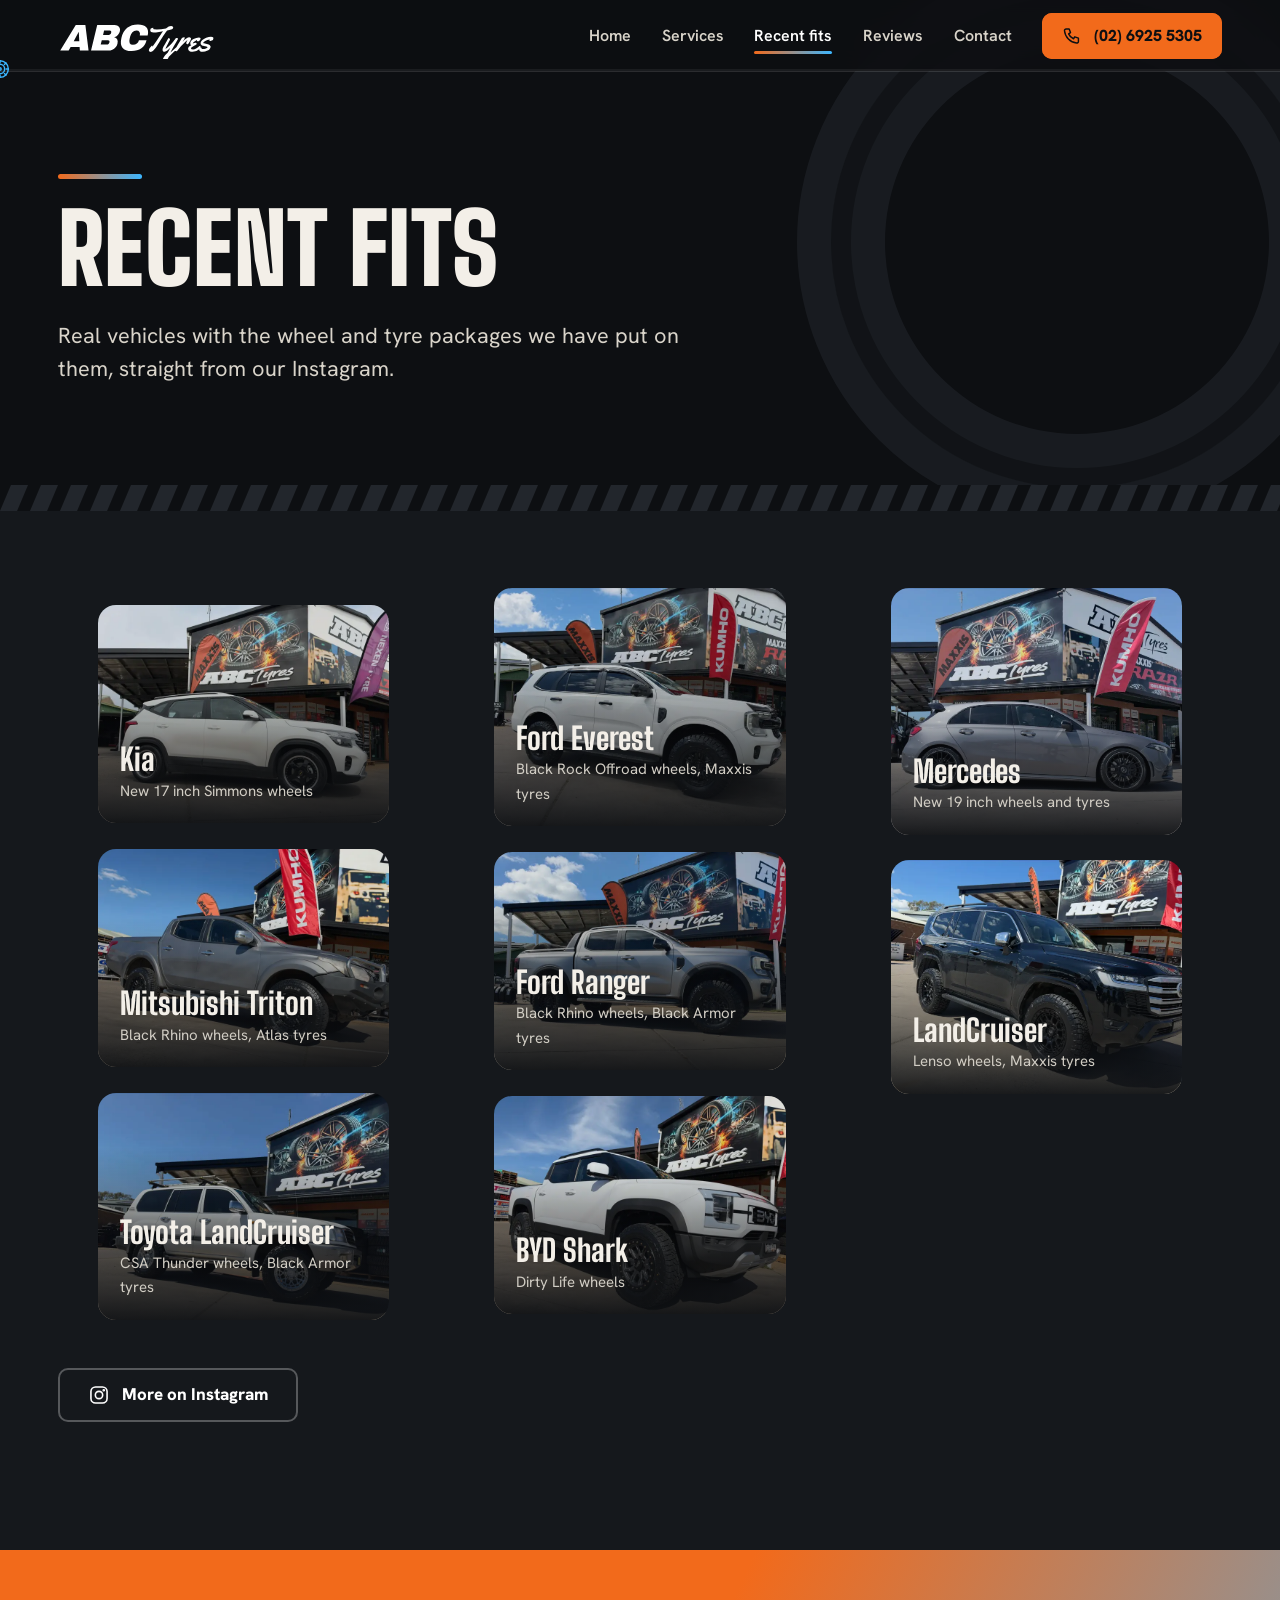
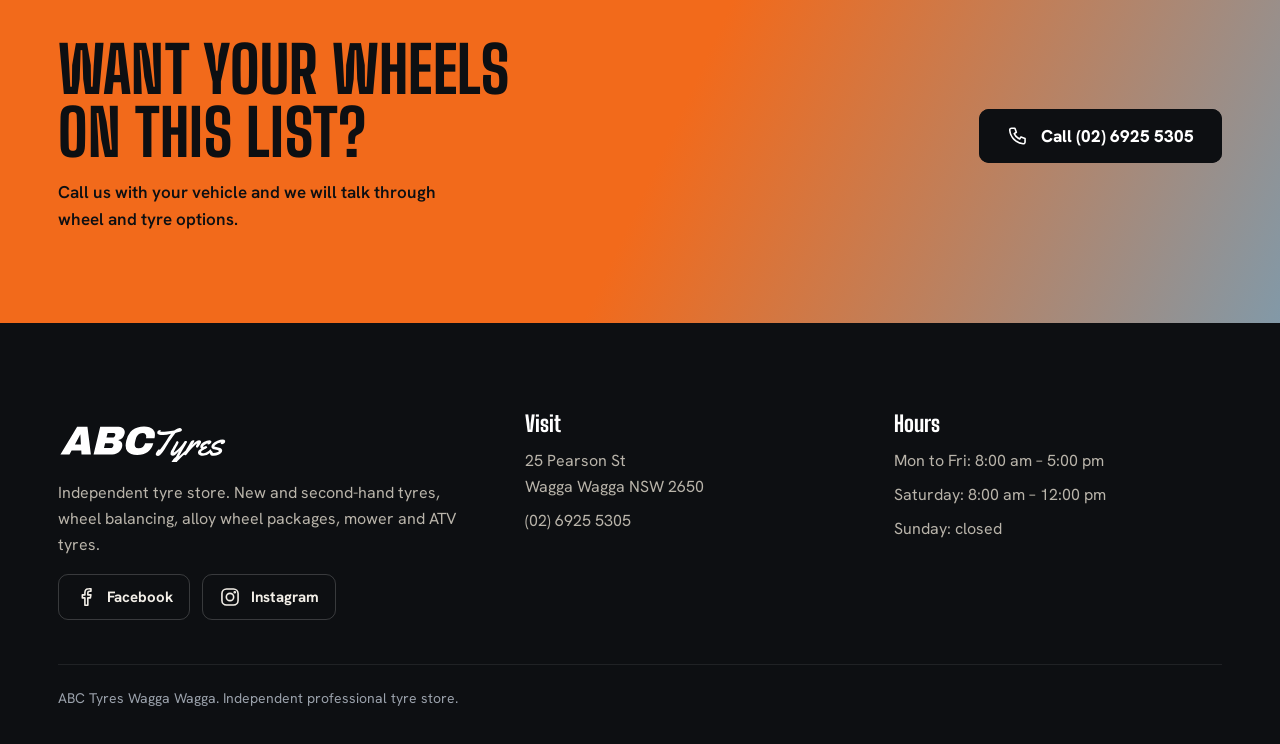
<file: gallery.html>
<!doctype html>
<html lang="en-AU">
<head>
<meta charset="utf-8">
<meta name="viewport" content="width=device-width,initial-scale=1">
<title>Recent fits | ABC Tyres Wagga Wagga</title>
<meta name="description" content="Recent wheel and tyre packages fitted by ABC Tyres in Wagga Wagga, from our Instagram.">
<meta name="robots" content="noindex, nofollow">
<meta name="theme-color" content="#0d0f12">
<meta property="og:type" content="website">
<meta property="og:site_name" content="ABC Tyres Wagga Wagga">
<meta property="og:title" content="Recent fits | ABC Tyres Wagga Wagga">
<meta property="og:description" content="Recent wheel and tyre packages fitted by ABC Tyres in Wagga Wagga, from our Instagram.">
<meta property="og:image" content="https://konkos-design.github.io/abc-tyres-wagga/img/og-image.jpg">
<meta property="og:image:width" content="1200">
<meta property="og:image:height" content="630">
<meta property="og:url" content="https://konkos-design.github.io/abc-tyres-wagga/gallery.html">
<meta name="twitter:card" content="summary_large_image">
<meta name="twitter:title" content="Recent fits | ABC Tyres Wagga Wagga">
<meta name="twitter:description" content="Recent wheel and tyre packages fitted by ABC Tyres in Wagga Wagga, from our Instagram.">
<meta name="twitter:image" content="https://konkos-design.github.io/abc-tyres-wagga/img/og-image.jpg">
<link rel="icon" href="img/favicon.svg" type="image/svg+xml">
<link rel="apple-touch-icon" href="img/apple-touch-icon.png">
<link rel="preload" href="fonts/big-shoulders.woff2" as="font" type="font/woff2" crossorigin>
<link rel="preload" href="fonts/hanken-grotesk.woff2" as="font" type="font/woff2" crossorigin>
<link rel="stylesheet" href="css/style.css">
</head>
<body>
<a class="skip" href="#main">Skip to content</a>
<header class="hdr">
<div class="wrap">
<a class="logo" href="index.html" aria-label="ABC Tyres Wagga Wagga, home"><svg class="logo-svg" xmlns="http://www.w3.org/2000/svg" viewBox="-6 -4 508 148" role="img" aria-label="ABC Tyres">
<path d="M64.2 120.0 63.51 108.36H34.59L28.32 120.0H1.2L51.13 37.44H81.97L92.28 120.0ZM44.54 89.88H62.42L60.84 60.48H60.36ZM192.94 57.72Q189.28 72.96 174.53 76.92L174.42 77.4Q189.28 81.0 185.19 98.03Q183.63 104.52 179.26 109.5Q174.88 114.48 168.70 117.24Q162.51 120.0 155.92 120.0H100.24L120.05 37.44H175.01Q181.25 37.44 185.85 40.02Q190.45 42.60 192.39 47.28Q194.32 51.96 192.94 57.72ZM138.85 69.6H157.09Q159.73 69.6 161.92 67.74Q164.10 65.88 164.77 63.12L165.05 61.92Q165.69 59.28 164.33 57.42Q162.98 55.56 160.46 55.56H142.22ZM131.36 100.8H151.52Q154.16 100.8 156.35 98.94Q158.54 97.08 159.20 94.32L159.49 93.12Q160.15 90.36 158.85 88.5Q157.56 86.64 154.92 86.64H134.76ZM282.34 71.4H257.02Q258.75 64.2 255.98 60.0Q253.20 55.8 246.24 55.8Q238.20 55.8 233.21 60.83Q228.22 65.88 226.06 74.88L224.22 82.56Q222.09 91.44 224.65 96.53Q227.20 101.64 235.00 101.64Q242.68 101.64 247.59 97.68Q252.50 93.72 254.23 86.52H278.71Q274.65 103.44 262.11 112.44Q249.57 121.44 230.61 121.44Q209.49 121.44 201.22 110.64Q192.95 99.84 198.02 78.72Q203.09 57.6 216.54 46.8Q230.0 36.0 251.12 36.0Q269.48 36.0 277.95 45.18Q286.43 54.36 282.34 71.4Z" fill="currentColor"/>
<path d="M297.22 104.60 296.95 105.75Q296.95 106.08 297.25 106.35Q297.55 106.63 297.99 106.63Q298.43 106.63 298.70 106.19Q306.85 95.36 312.21 87.13Q317.57 78.90 320.06 75.02Q322.54 71.14 324.02 68.84Q327.96 62.82 331.84 58.07Q317.08 61.78 308.71 61.78Q300.34 61.78 296.68 60.72Q293.01 59.65 291.86 58.31Q290.72 56.97 290.72 55.58Q290.72 54.18 290.83 52.87Q291.04 50.14 294.13 48.39Q297.22 46.64 299.25 46.64Q301.27 46.64 301.27 47.24Q301.27 47.84 300.37 48.85Q299.47 49.86 299.47 50.25Q299.47 52.0 312.10 52.0Q324.73 52.0 341.14 48.66Q350.54 41.00 357.38 41.00Q361.92 41.00 363.40 43.57Q364.38 45.10 364.38 46.64Q364.38 48.17 362.60 49.70Q360.83 51.23 357.82 52.32Q352.35 54.29 344.91 55.44Q341.79 59.43 336.08 67.85Q330.36 76.28 328.29 79.23Q326.21 82.18 321.59 89.73Q316.97 97.28 313.58 102.77Q310.18 108.27 306.36 113.63Q298.54 124.67 292.41 124.67Q289.84 124.67 287.98 123.31Q286.12 121.94 286.12 118.85Q286.12 115.76 289.54 111.14Q292.96 106.52 294.54 105.21Q296.13 103.89 296.68 103.89Q297.22 103.89 297.22 104.60ZM350.53 140.15Q350.25 140.42 348.86 142.91Q347.47 145.40 345.88 147.94Q344.29 150.49 341.97 152.78Q339.65 155.08 338.09 155.27Q336.53 155.46 336.09 155.46Q331.06 155.46 331.06 150.38Q331.06 144.42 337.24 136.43Q339.59 133.42 343.15 129.95Q346.70 126.48 347.03 126.01Q347.36 125.55 355.23 110.67Q349.98 116.42 345.50 120.00Q341.01 123.58 336.86 124.02H336.47Q334.34 124.02 332.26 122.62Q330.18 121.23 330.18 117.73Q330.18 112.53 332.97 107.67Q333.96 105.97 336.39 101.92Q338.83 97.88 340.90 94.10Q342.87 91.10 344.95 87.10Q347.03 83.11 348.12 81.39Q349.22 79.67 350.20 79.67Q351.18 79.67 352.74 80.90Q354.30 82.13 354.30 83.82Q354.30 85.52 347.14 98.53Q339.97 111.55 339.97 113.35Q339.97 113.79 340.41 113.79Q341.89 113.79 346.95 109.61Q352.00 105.42 358.13 98.86Q364.97 91.59 368.85 85.57Q369.34 84.81 369.64 84.40Q369.94 83.99 370.41 83.30Q370.87 82.62 371.17 82.24Q371.47 81.85 371.88 81.33Q372.29 80.82 372.62 80.54Q372.95 80.27 373.33 80.0Q373.93 79.45 374.67 79.45Q375.41 79.45 376.91 79.78Q378.42 80.10 378.72 80.49Q379.02 80.87 379.35 81.20Q379.90 81.80 379.90 82.32Q379.90 82.84 379.46 83.69Q379.02 84.53 374.37 92.35Q360.70 115.43 355.56 126.04Q363.87 119.04 378.97 105.32Q379.57 104.82 380.17 104.82Q381.86 104.82 381.86 110.02Q381.86 111.55 381.32 112.04Q364.97 124.62 350.53 140.15ZM394.54 92.19Q407.44 77.53 416.52 77.53Q418.76 77.53 420.21 78.87Q421.66 80.21 421.66 82.35Q421.66 84.48 418.63 89.48Q415.59 94.49 413.02 97.93Q411.65 99.68 409.93 99.68Q408.21 99.68 407.25 98.42Q406.29 97.17 406.29 95.47Q406.29 91.70 410.34 86.94L410.23 86.83Q408.43 87.0 401.29 93.94Q394.15 100.89 389.15 106.38Q384.15 111.88 378.29 119.75Q376.60 122.10 375.42 122.10Q374.25 122.10 372.31 121.37Q370.36 120.63 369.95 120.30Q369.54 119.97 369.54 119.21Q369.54 118.44 369.98 117.43Q370.42 116.42 371.59 114.56Q372.77 112.70 375.15 108.54Q377.53 104.39 382.56 95.96Q387.59 87.54 388.58 85.79Q390.65 82.18 391.97 80.54Q394.43 77.42 400.28 77.42Q401.59 77.42 401.59 79.07Q401.59 81.64 396.83 88.75ZM452.38 81.09Q452.38 84.70 449.45 87.43Q446.53 90.17 442.81 90.17Q441.61 90.17 441.22 89.59Q440.84 89.02 440.84 88.09Q440.84 87.16 441.06 86.28Q439.09 86.94 436.68 88.31Q434.28 89.67 430.78 92.35Q427.28 95.03 427.28 96.35Q427.28 96.78 428.56 96.78Q429.85 96.78 432.53 95.88Q435.21 94.98 436.27 94.98Q437.34 94.98 437.67 95.09Q438.38 95.47 439.20 96.76Q440.02 98.04 440.02 98.78Q440.02 99.52 438.60 100.72Q437.18 101.92 435.37 102.55Q433.57 103.18 432.97 103.51Q421.43 109.96 421.43 112.37Q421.43 116.64 428.70 116.64Q433.35 116.64 438.05 113.68Q442.04 111.17 445.24 108.57Q448.44 105.97 449.29 105.37Q450.14 104.77 450.58 104.77Q452.00 104.77 452.00 107.94Q452.00 111.11 451.61 112.12Q451.23 113.14 449.43 114.61Q437.72 124.13 427.28 124.13Q421.70 124.13 418.36 122.60Q412.24 119.81 412.24 114.07Q412.24 106.52 422.68 102.64Q420.61 101.71 420.00 100.26Q419.40 98.81 419.40 95.61Q419.40 92.41 422.38 88.83Q425.36 85.25 429.68 82.95Q439.31 77.75 446.86 77.75Q448.66 77.75 450.52 78.63Q452.38 79.50 452.38 81.09ZM455.32 111.06 455.26 111.93Q455.26 113.30 456.30 114.28Q457.34 115.27 458.22 115.27Q464.78 115.27 469.84 113.30Q474.90 111.33 474.90 109.36Q474.90 108.43 473.06 107.75Q471.23 107.07 466.88 106.05Q462.54 105.04 460.57 104.47Q458.60 103.89 457.45 103.40Q456.30 102.91 455.10 102.03Q452.53 100.23 452.53 96.65Q452.53 93.07 455.18 89.54Q457.83 86.01 461.83 83.5Q465.82 80.98 470.41 79.07Q479.49 75.29 485.67 75.29Q491.74 75.29 493.16 77.92Q493.60 78.85 493.60 80.0V80.38Q493.60 83.28 492.37 84.92Q491.14 86.56 488.49 87.87Q485.83 89.18 484.27 89.18Q482.72 89.18 482.31 88.96Q481.90 88.75 481.62 88.39Q481.35 88.03 480.94 87.87Q480.53 87.71 480.53 87.05Q480.53 86.39 481.08 85.71Q481.62 85.03 481.84 84.26Q478.23 84.42 474.29 85.93Q470.36 87.43 467.54 89.29Q464.72 91.15 462.86 92.85Q461.00 94.54 461.00 95.33Q461.00 96.13 463.52 96.62Q474.84 98.86 478.40 100.50Q481.95 102.14 483.32 104.22Q484.68 106.30 484.68 108.0Q484.68 111.5 481.90 114.61Q479.11 117.73 475.00 119.70Q466.20 124.02 459.66 124.02Q453.13 124.02 450.64 122.02Q448.15 120.03 448.15 117.29Q448.15 114.56 449.55 112.23Q450.94 109.91 453.13 109.91Q455.32 109.91 455.32 111.06Z" fill="currentColor"/>
</svg></a>
<button class="menu-btn" type="button" aria-expanded="false" aria-controls="nav" aria-label="Open menu"><svg class="ic i-open" aria-hidden="true" width="24" height="24"><use href="img/icons.svg#menu"/></svg><svg class="ic i-close" aria-hidden="true" width="24" height="24"><use href="img/icons.svg#close"/></svg></button>
<nav class="nav" id="nav" aria-label="Main">
<a class="link" href="index.html">Home</a>
<a class="link" href="services.html">Services</a>
<a class="link" href="gallery.html" aria-current="page">Recent fits</a>
<a class="link" href="reviews.html">Reviews</a>
<a class="link" href="contact.html">Contact</a>
<a class="btn btn--sm" href="tel:+61269255305"><svg class="ic " aria-hidden="true" width="24" height="24"><use href="img/icons.svg#phone"/></svg><span>(02) 6925 5305</span></a>
</nav>
</div>
<div class="rail" aria-hidden="true"><i></i><b><svg class="ic " aria-hidden="true" width="24" height="24"><use href="img/icons.svg#tyre"/></svg></b></div>
</header>
<main id="main">
<section class="phead">
<div class="wrap">
<span class="bar"></span>
<h1>Recent fits</h1>
<p class="lead">Real vehicles with the wheel and tyre packages we have put on them, straight from our Instagram.</p>
</div>
</section>
<div class="tread" aria-hidden="true"></div>
<section class="sec sec--rubber" style="padding-top:clamp(40px,6vw,80px)">
<div class="wrap">
<div class="gal">
<figure class="fit"><img src="img/kia-seltos.webp" srcset="img/kia-seltos-sm.webp 800w, img/kia-seltos.webp 1600w" sizes="(max-width:640px) 100vw,(max-width:1020px) 50vw,33vw" width="1600" height="1200" alt="White Kia with new black alloy wheels" loading="lazy" decoding="async"><figcaption><b>Kia</b><span>New 17 inch Simmons wheels</span></figcaption></figure><figure class="fit"><img src="img/mitsubishi-triton.webp" srcset="img/mitsubishi-triton-sm.webp 800w, img/mitsubishi-triton.webp 1600w" sizes="(max-width:640px) 100vw,(max-width:1020px) 50vw,33vw" width="1600" height="1200" alt="Grey Mitsubishi Triton ute with black Black Rhino wheels and Atlas tyres" loading="lazy" decoding="async"><figcaption><b>Mitsubishi Triton</b><span>Black Rhino wheels, Atlas tyres</span></figcaption></figure><figure class="fit"><img src="img/toyota-landcruiser-100.webp" srcset="img/toyota-landcruiser-100-sm.webp 800w, img/toyota-landcruiser-100.webp 1600w" sizes="(max-width:640px) 100vw,(max-width:1020px) 50vw,33vw" width="1600" height="1200" alt="White Toyota LandCruiser with new CSA wheels and Black Armor tyres" loading="lazy" decoding="async"><figcaption><b>Toyota LandCruiser</b><span>CSA Thunder wheels, Black Armor tyres</span></figcaption></figure><figure class="fit"><img src="img/ford-everest.webp" srcset="img/ford-everest-sm.webp 800w, img/ford-everest.webp 1600w" sizes="(max-width:640px) 100vw,(max-width:1020px) 50vw,33vw" width="1600" height="1200" alt="White Ford Everest with black Black Rock Offroad wheels" loading="lazy" decoding="async"><figcaption><b>Ford Everest</b><span>Black Rock Offroad wheels, Maxxis tyres</span></figcaption></figure><figure class="fit"><img src="img/ford-ranger.webp" srcset="img/ford-ranger-sm.webp 800w, img/ford-ranger.webp 1600w" sizes="(max-width:640px) 100vw,(max-width:1020px) 50vw,33vw" width="1600" height="1200" alt="Silver Ford Ranger with black Black Rhino wheels" loading="lazy" decoding="async"><figcaption><b>Ford Ranger</b><span>Black Rhino wheels, Black Armor tyres</span></figcaption></figure><figure class="fit"><img src="img/byd-shark.webp" srcset="img/byd-shark-sm.webp 800w, img/byd-shark.webp 1600w" sizes="(max-width:640px) 100vw,(max-width:1020px) 50vw,33vw" width="1600" height="1200" alt="White BYD Shark ute with new Dirty Life wheels" loading="lazy" decoding="async"><figcaption><b>BYD Shark</b><span>Dirty Life wheels</span></figcaption></figure><figure class="fit"><img src="img/mercedes-a-class.webp" srcset="img/mercedes-a-class-sm.webp 800w, img/mercedes-a-class.webp 1600w" sizes="(max-width:640px) 100vw,(max-width:1020px) 50vw,33vw" width="1600" height="1200" alt="Silver Mercedes with new 19 inch wheels" loading="lazy" decoding="async"><figcaption><b>Mercedes</b><span>New 19 inch wheels and tyres</span></figcaption></figure><figure class="fit"><img src="img/toyota-landcruiser-300.webp" srcset="img/toyota-landcruiser-300-sm.webp 800w, img/toyota-landcruiser-300.webp 1600w" sizes="(max-width:640px) 100vw,(max-width:1020px) 50vw,33vw" width="1600" height="1200" alt="Black LandCruiser with Lenso wheels and Maxxis tyres" loading="lazy" decoding="async"><figcaption><b>LandCruiser</b><span>Lenso wheels, Maxxis tyres</span></figcaption></figure>
</div>
<div class="rev-more reveal"><a class="btn btn--ghost" href="https://www.instagram.com/abc_tyres_wagga_wagga_/" target="_blank" rel="noopener"><svg class="ic " aria-hidden="true" width="24" height="24"><use href="img/icons.svg#instagram"/></svg><span>More on Instagram</span></a></div>
</div>
</section>
<section class="cta-band">
<div class="wrap">
<div class="reveal"><h2>Want your wheels on this list?</h2><p>Call us with your vehicle and we will talk through wheel and tyre options.</p></div>
<a class="btn btn--dark reveal" style="--d:.1s" href="tel:+61269255305"><svg class="ic " aria-hidden="true" width="24" height="24"><use href="img/icons.svg#phone"/></svg><span>Call (02) 6925 5305</span></a>
</div>
</section>

</main>
<footer class="ftr">
<div class="wrap">
<div class="ftr-grid">
<div>
<a class="logo" href="index.html" aria-label="ABC Tyres Wagga Wagga, home"><svg class="logo-svg" xmlns="http://www.w3.org/2000/svg" viewBox="-6 -4 508 148" role="img" aria-label="ABC Tyres">
<path d="M64.2 120.0 63.51 108.36H34.59L28.32 120.0H1.2L51.13 37.44H81.97L92.28 120.0ZM44.54 89.88H62.42L60.84 60.48H60.36ZM192.94 57.72Q189.28 72.96 174.53 76.92L174.42 77.4Q189.28 81.0 185.19 98.03Q183.63 104.52 179.26 109.5Q174.88 114.48 168.70 117.24Q162.51 120.0 155.92 120.0H100.24L120.05 37.44H175.01Q181.25 37.44 185.85 40.02Q190.45 42.60 192.39 47.28Q194.32 51.96 192.94 57.72ZM138.85 69.6H157.09Q159.73 69.6 161.92 67.74Q164.10 65.88 164.77 63.12L165.05 61.92Q165.69 59.28 164.33 57.42Q162.98 55.56 160.46 55.56H142.22ZM131.36 100.8H151.52Q154.16 100.8 156.35 98.94Q158.54 97.08 159.20 94.32L159.49 93.12Q160.15 90.36 158.85 88.5Q157.56 86.64 154.92 86.64H134.76ZM282.34 71.4H257.02Q258.75 64.2 255.98 60.0Q253.20 55.8 246.24 55.8Q238.20 55.8 233.21 60.83Q228.22 65.88 226.06 74.88L224.22 82.56Q222.09 91.44 224.65 96.53Q227.20 101.64 235.00 101.64Q242.68 101.64 247.59 97.68Q252.50 93.72 254.23 86.52H278.71Q274.65 103.44 262.11 112.44Q249.57 121.44 230.61 121.44Q209.49 121.44 201.22 110.64Q192.95 99.84 198.02 78.72Q203.09 57.6 216.54 46.8Q230.0 36.0 251.12 36.0Q269.48 36.0 277.95 45.18Q286.43 54.36 282.34 71.4Z" fill="currentColor"/>
<path d="M297.22 104.60 296.95 105.75Q296.95 106.08 297.25 106.35Q297.55 106.63 297.99 106.63Q298.43 106.63 298.70 106.19Q306.85 95.36 312.21 87.13Q317.57 78.90 320.06 75.02Q322.54 71.14 324.02 68.84Q327.96 62.82 331.84 58.07Q317.08 61.78 308.71 61.78Q300.34 61.78 296.68 60.72Q293.01 59.65 291.86 58.31Q290.72 56.97 290.72 55.58Q290.72 54.18 290.83 52.87Q291.04 50.14 294.13 48.39Q297.22 46.64 299.25 46.64Q301.27 46.64 301.27 47.24Q301.27 47.84 300.37 48.85Q299.47 49.86 299.47 50.25Q299.47 52.0 312.10 52.0Q324.73 52.0 341.14 48.66Q350.54 41.00 357.38 41.00Q361.92 41.00 363.40 43.57Q364.38 45.10 364.38 46.64Q364.38 48.17 362.60 49.70Q360.83 51.23 357.82 52.32Q352.35 54.29 344.91 55.44Q341.79 59.43 336.08 67.85Q330.36 76.28 328.29 79.23Q326.21 82.18 321.59 89.73Q316.97 97.28 313.58 102.77Q310.18 108.27 306.36 113.63Q298.54 124.67 292.41 124.67Q289.84 124.67 287.98 123.31Q286.12 121.94 286.12 118.85Q286.12 115.76 289.54 111.14Q292.96 106.52 294.54 105.21Q296.13 103.89 296.68 103.89Q297.22 103.89 297.22 104.60ZM350.53 140.15Q350.25 140.42 348.86 142.91Q347.47 145.40 345.88 147.94Q344.29 150.49 341.97 152.78Q339.65 155.08 338.09 155.27Q336.53 155.46 336.09 155.46Q331.06 155.46 331.06 150.38Q331.06 144.42 337.24 136.43Q339.59 133.42 343.15 129.95Q346.70 126.48 347.03 126.01Q347.36 125.55 355.23 110.67Q349.98 116.42 345.50 120.00Q341.01 123.58 336.86 124.02H336.47Q334.34 124.02 332.26 122.62Q330.18 121.23 330.18 117.73Q330.18 112.53 332.97 107.67Q333.96 105.97 336.39 101.92Q338.83 97.88 340.90 94.10Q342.87 91.10 344.95 87.10Q347.03 83.11 348.12 81.39Q349.22 79.67 350.20 79.67Q351.18 79.67 352.74 80.90Q354.30 82.13 354.30 83.82Q354.30 85.52 347.14 98.53Q339.97 111.55 339.97 113.35Q339.97 113.79 340.41 113.79Q341.89 113.79 346.95 109.61Q352.00 105.42 358.13 98.86Q364.97 91.59 368.85 85.57Q369.34 84.81 369.64 84.40Q369.94 83.99 370.41 83.30Q370.87 82.62 371.17 82.24Q371.47 81.85 371.88 81.33Q372.29 80.82 372.62 80.54Q372.95 80.27 373.33 80.0Q373.93 79.45 374.67 79.45Q375.41 79.45 376.91 79.78Q378.42 80.10 378.72 80.49Q379.02 80.87 379.35 81.20Q379.90 81.80 379.90 82.32Q379.90 82.84 379.46 83.69Q379.02 84.53 374.37 92.35Q360.70 115.43 355.56 126.04Q363.87 119.04 378.97 105.32Q379.57 104.82 380.17 104.82Q381.86 104.82 381.86 110.02Q381.86 111.55 381.32 112.04Q364.97 124.62 350.53 140.15ZM394.54 92.19Q407.44 77.53 416.52 77.53Q418.76 77.53 420.21 78.87Q421.66 80.21 421.66 82.35Q421.66 84.48 418.63 89.48Q415.59 94.49 413.02 97.93Q411.65 99.68 409.93 99.68Q408.21 99.68 407.25 98.42Q406.29 97.17 406.29 95.47Q406.29 91.70 410.34 86.94L410.23 86.83Q408.43 87.0 401.29 93.94Q394.15 100.89 389.15 106.38Q384.15 111.88 378.29 119.75Q376.60 122.10 375.42 122.10Q374.25 122.10 372.31 121.37Q370.36 120.63 369.95 120.30Q369.54 119.97 369.54 119.21Q369.54 118.44 369.98 117.43Q370.42 116.42 371.59 114.56Q372.77 112.70 375.15 108.54Q377.53 104.39 382.56 95.96Q387.59 87.54 388.58 85.79Q390.65 82.18 391.97 80.54Q394.43 77.42 400.28 77.42Q401.59 77.42 401.59 79.07Q401.59 81.64 396.83 88.75ZM452.38 81.09Q452.38 84.70 449.45 87.43Q446.53 90.17 442.81 90.17Q441.61 90.17 441.22 89.59Q440.84 89.02 440.84 88.09Q440.84 87.16 441.06 86.28Q439.09 86.94 436.68 88.31Q434.28 89.67 430.78 92.35Q427.28 95.03 427.28 96.35Q427.28 96.78 428.56 96.78Q429.85 96.78 432.53 95.88Q435.21 94.98 436.27 94.98Q437.34 94.98 437.67 95.09Q438.38 95.47 439.20 96.76Q440.02 98.04 440.02 98.78Q440.02 99.52 438.60 100.72Q437.18 101.92 435.37 102.55Q433.57 103.18 432.97 103.51Q421.43 109.96 421.43 112.37Q421.43 116.64 428.70 116.64Q433.35 116.64 438.05 113.68Q442.04 111.17 445.24 108.57Q448.44 105.97 449.29 105.37Q450.14 104.77 450.58 104.77Q452.00 104.77 452.00 107.94Q452.00 111.11 451.61 112.12Q451.23 113.14 449.43 114.61Q437.72 124.13 427.28 124.13Q421.70 124.13 418.36 122.60Q412.24 119.81 412.24 114.07Q412.24 106.52 422.68 102.64Q420.61 101.71 420.00 100.26Q419.40 98.81 419.40 95.61Q419.40 92.41 422.38 88.83Q425.36 85.25 429.68 82.95Q439.31 77.75 446.86 77.75Q448.66 77.75 450.52 78.63Q452.38 79.50 452.38 81.09ZM455.32 111.06 455.26 111.93Q455.26 113.30 456.30 114.28Q457.34 115.27 458.22 115.27Q464.78 115.27 469.84 113.30Q474.90 111.33 474.90 109.36Q474.90 108.43 473.06 107.75Q471.23 107.07 466.88 106.05Q462.54 105.04 460.57 104.47Q458.60 103.89 457.45 103.40Q456.30 102.91 455.10 102.03Q452.53 100.23 452.53 96.65Q452.53 93.07 455.18 89.54Q457.83 86.01 461.83 83.5Q465.82 80.98 470.41 79.07Q479.49 75.29 485.67 75.29Q491.74 75.29 493.16 77.92Q493.60 78.85 493.60 80.0V80.38Q493.60 83.28 492.37 84.92Q491.14 86.56 488.49 87.87Q485.83 89.18 484.27 89.18Q482.72 89.18 482.31 88.96Q481.90 88.75 481.62 88.39Q481.35 88.03 480.94 87.87Q480.53 87.71 480.53 87.05Q480.53 86.39 481.08 85.71Q481.62 85.03 481.84 84.26Q478.23 84.42 474.29 85.93Q470.36 87.43 467.54 89.29Q464.72 91.15 462.86 92.85Q461.00 94.54 461.00 95.33Q461.00 96.13 463.52 96.62Q474.84 98.86 478.40 100.50Q481.95 102.14 483.32 104.22Q484.68 106.30 484.68 108.0Q484.68 111.5 481.90 114.61Q479.11 117.73 475.00 119.70Q466.20 124.02 459.66 124.02Q453.13 124.02 450.64 122.02Q448.15 120.03 448.15 117.29Q448.15 114.56 449.55 112.23Q450.94 109.91 453.13 109.91Q455.32 109.91 455.32 111.06Z" fill="currentColor"/>
</svg></a>
<p>Independent tyre store. New and second-hand tyres, wheel balancing, alloy wheel packages, mower and ATV tyres.</p>
<div class="socials">
<a class="social" href="https://www.facebook.com/profile.php?id=100063569529282" target="_blank" rel="noopener"><svg class="ic " aria-hidden="true" width="24" height="24"><use href="img/icons.svg#facebook"/></svg>Facebook</a>
<a class="social" href="https://www.instagram.com/abc_tyres_wagga_wagga_/" target="_blank" rel="noopener"><svg class="ic " aria-hidden="true" width="24" height="24"><use href="img/icons.svg#instagram"/></svg>Instagram</a>
</div>
</div>
<div>
<h4>Visit</h4>
<ul>
<li><a href="https://www.google.com/maps/place/?q=place_id:ChIJ-WnV9hOZGGsRCc-CT1QkqRE" target="_blank" rel="noopener">25 Pearson St<br>Wagga Wagga NSW 2650</a></li>
<li><a href="tel:+61269255305">(02) 6925 5305</a></li>
</ul>
</div>
<div>
<h4>Hours</h4>
<ul>
<li>Mon to Fri: 8:00 am – 5:00 pm</li>
<li>Saturday: 8:00 am – 12:00 pm</li>
<li>Sunday: closed</li>
</ul>
</div>
</div>
<div class="ftr-bottom">ABC Tyres Wagga Wagga. Independent professional tyre store.</div>
</div>
</footer>
<script src="js/vendor/gsap.min.js" defer></script>
<script src="js/vendor/ScrollTrigger.min.js" defer></script>
<script src="js/main.js" defer></script>
</body>
</html>
</file>
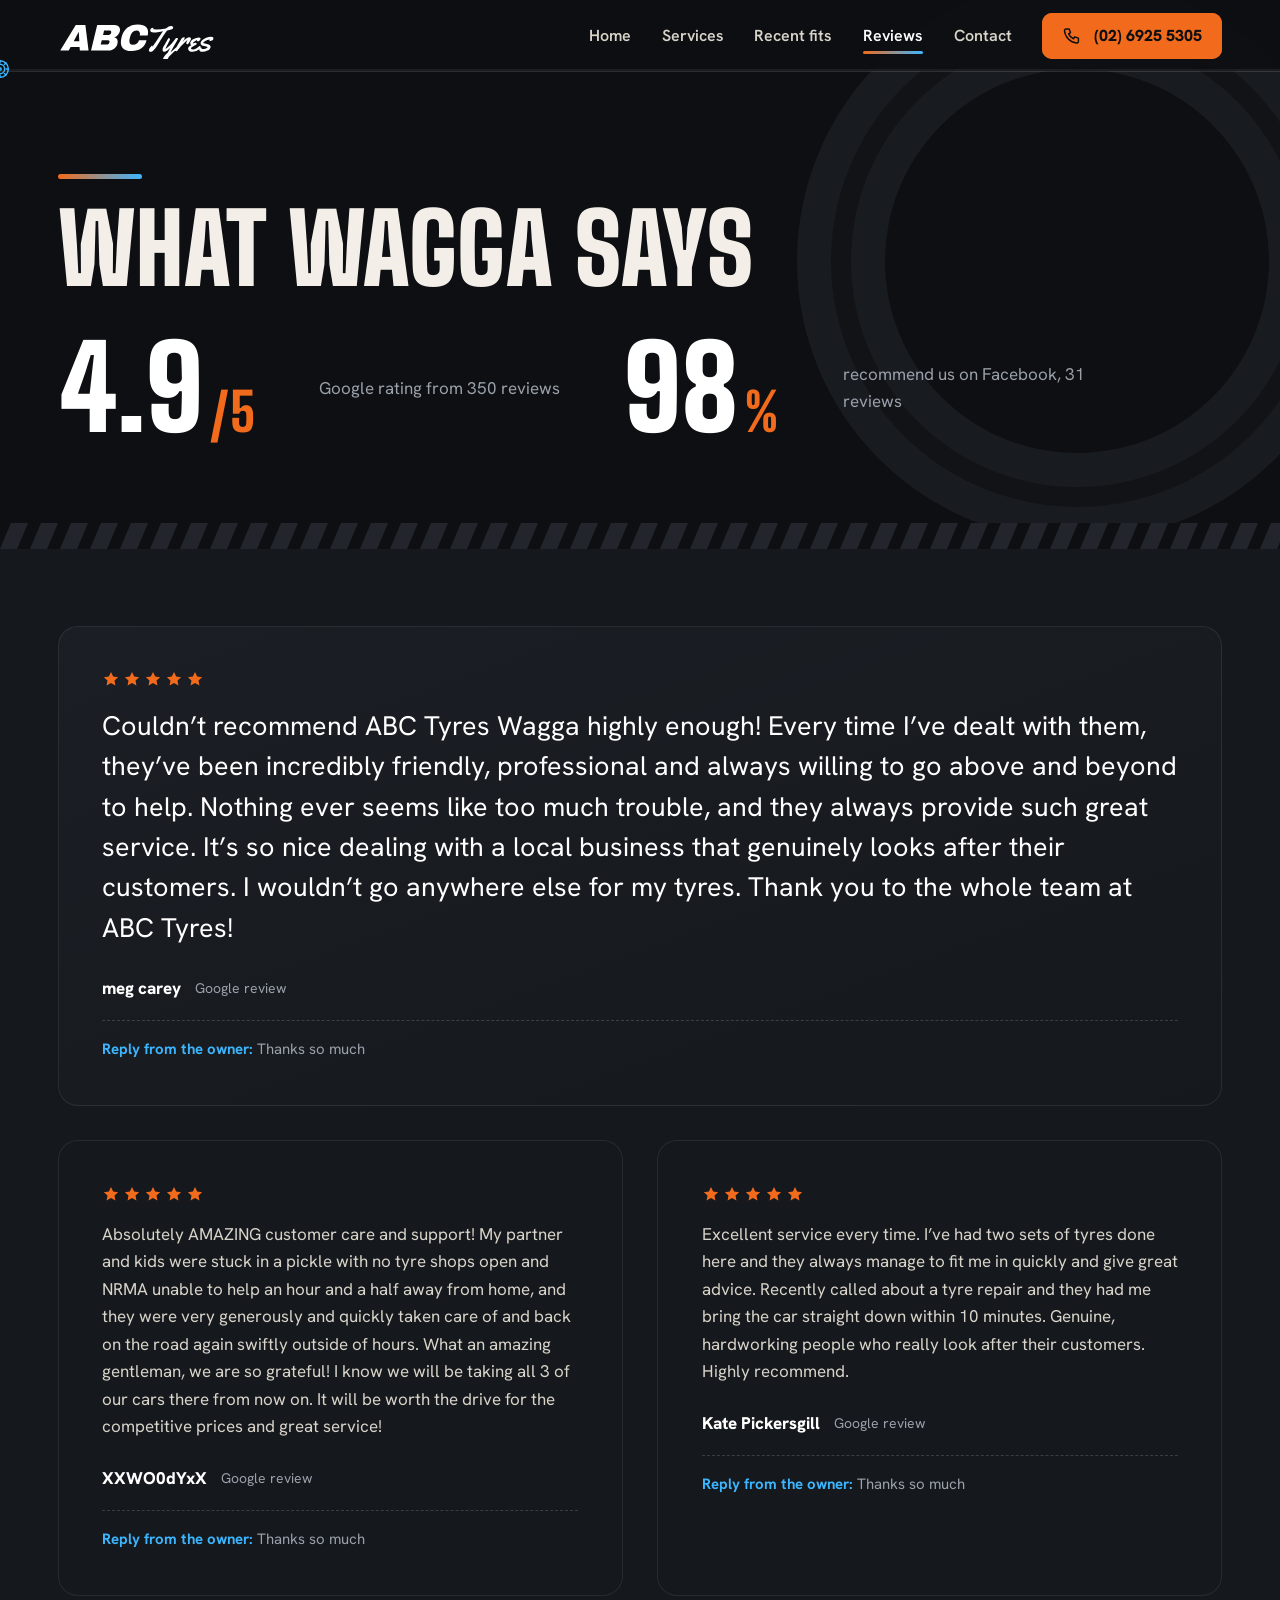
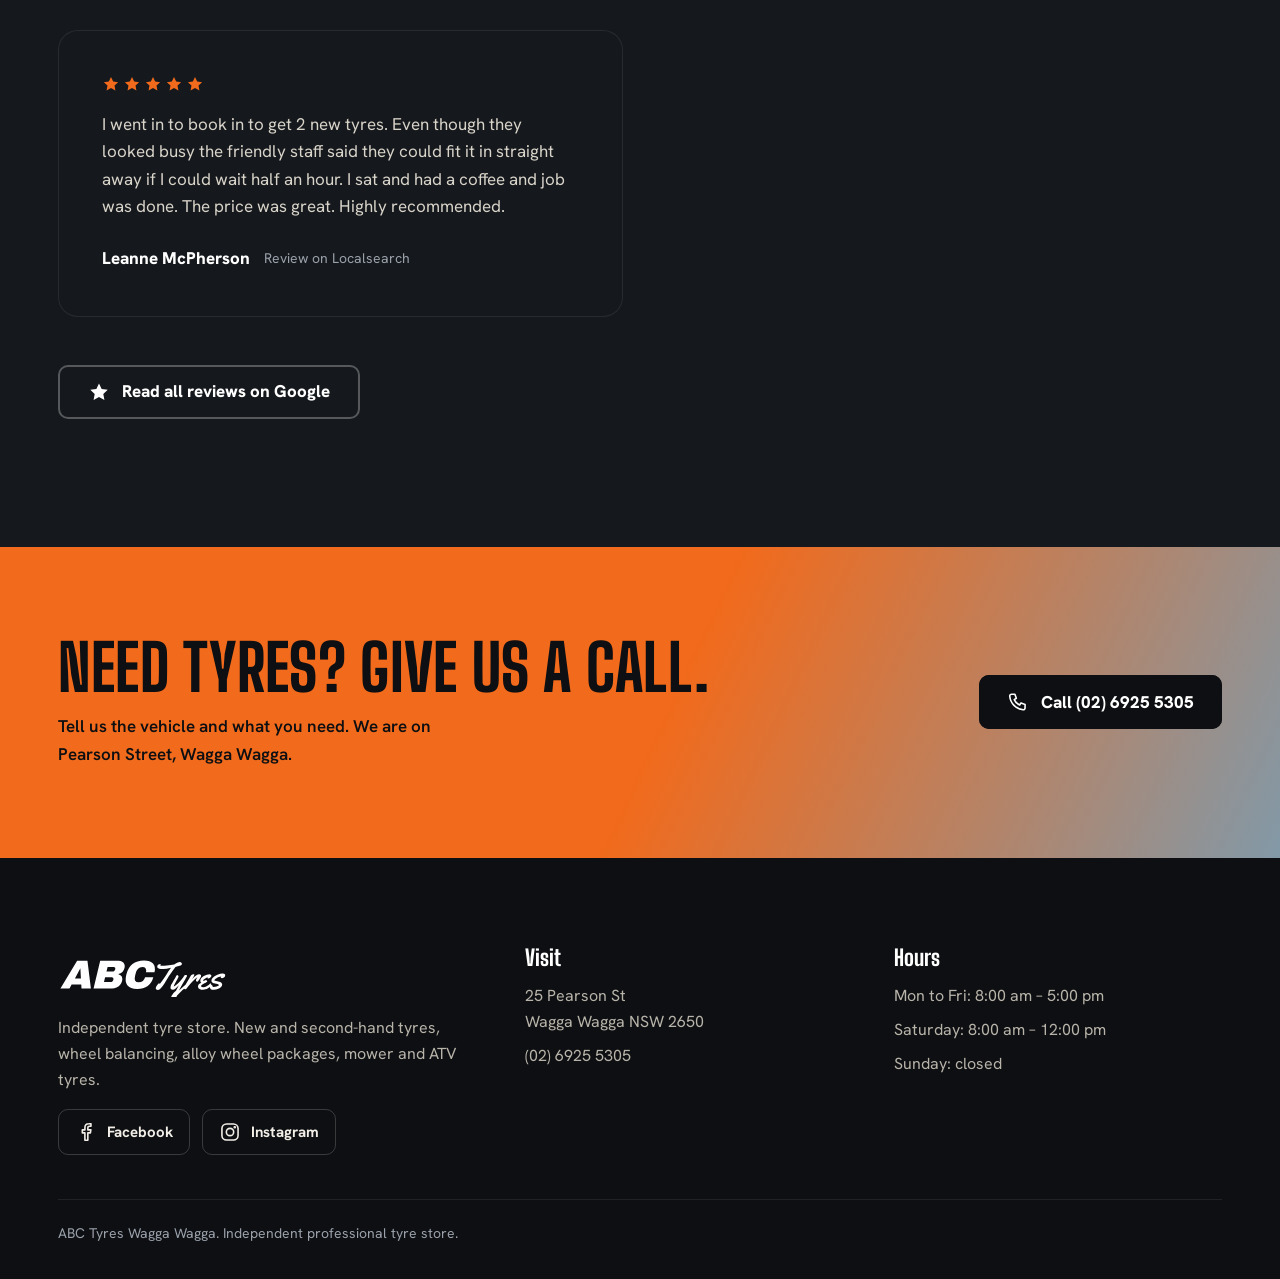
<file: reviews.html>
<!doctype html>
<html lang="en-AU">
<head>
<meta charset="utf-8">
<meta name="viewport" content="width=device-width,initial-scale=1">
<title>Reviews | ABC Tyres Wagga Wagga</title>
<meta name="description" content="4.9 stars from 350 Google reviews. Read what Wagga Wagga customers say about ABC Tyres.">
<meta name="robots" content="noindex, nofollow">
<meta name="theme-color" content="#0d0f12">
<meta property="og:type" content="website">
<meta property="og:site_name" content="ABC Tyres Wagga Wagga">
<meta property="og:title" content="Reviews | ABC Tyres Wagga Wagga">
<meta property="og:description" content="4.9 stars from 350 Google reviews. Read what Wagga Wagga customers say about ABC Tyres.">
<meta property="og:image" content="https://konkos-design.github.io/abc-tyres-wagga/img/og-image.jpg">
<meta property="og:image:width" content="1200">
<meta property="og:image:height" content="630">
<meta property="og:url" content="https://konkos-design.github.io/abc-tyres-wagga/reviews.html">
<meta name="twitter:card" content="summary_large_image">
<meta name="twitter:title" content="Reviews | ABC Tyres Wagga Wagga">
<meta name="twitter:description" content="4.9 stars from 350 Google reviews. Read what Wagga Wagga customers say about ABC Tyres.">
<meta name="twitter:image" content="https://konkos-design.github.io/abc-tyres-wagga/img/og-image.jpg">
<link rel="icon" href="img/favicon.svg" type="image/svg+xml">
<link rel="apple-touch-icon" href="img/apple-touch-icon.png">
<link rel="preload" href="fonts/big-shoulders.woff2" as="font" type="font/woff2" crossorigin>
<link rel="preload" href="fonts/hanken-grotesk.woff2" as="font" type="font/woff2" crossorigin>
<link rel="stylesheet" href="css/style.css">
</head>
<body>
<a class="skip" href="#main">Skip to content</a>
<header class="hdr">
<div class="wrap">
<a class="logo" href="index.html" aria-label="ABC Tyres Wagga Wagga, home"><svg class="logo-svg" xmlns="http://www.w3.org/2000/svg" viewBox="-6 -4 508 148" role="img" aria-label="ABC Tyres">
<path d="M64.2 120.0 63.51 108.36H34.59L28.32 120.0H1.2L51.13 37.44H81.97L92.28 120.0ZM44.54 89.88H62.42L60.84 60.48H60.36ZM192.94 57.72Q189.28 72.96 174.53 76.92L174.42 77.4Q189.28 81.0 185.19 98.03Q183.63 104.52 179.26 109.5Q174.88 114.48 168.70 117.24Q162.51 120.0 155.92 120.0H100.24L120.05 37.44H175.01Q181.25 37.44 185.85 40.02Q190.45 42.60 192.39 47.28Q194.32 51.96 192.94 57.72ZM138.85 69.6H157.09Q159.73 69.6 161.92 67.74Q164.10 65.88 164.77 63.12L165.05 61.92Q165.69 59.28 164.33 57.42Q162.98 55.56 160.46 55.56H142.22ZM131.36 100.8H151.52Q154.16 100.8 156.35 98.94Q158.54 97.08 159.20 94.32L159.49 93.12Q160.15 90.36 158.85 88.5Q157.56 86.64 154.92 86.64H134.76ZM282.34 71.4H257.02Q258.75 64.2 255.98 60.0Q253.20 55.8 246.24 55.8Q238.20 55.8 233.21 60.83Q228.22 65.88 226.06 74.88L224.22 82.56Q222.09 91.44 224.65 96.53Q227.20 101.64 235.00 101.64Q242.68 101.64 247.59 97.68Q252.50 93.72 254.23 86.52H278.71Q274.65 103.44 262.11 112.44Q249.57 121.44 230.61 121.44Q209.49 121.44 201.22 110.64Q192.95 99.84 198.02 78.72Q203.09 57.6 216.54 46.8Q230.0 36.0 251.12 36.0Q269.48 36.0 277.95 45.18Q286.43 54.36 282.34 71.4Z" fill="currentColor"/>
<path d="M297.22 104.60 296.95 105.75Q296.95 106.08 297.25 106.35Q297.55 106.63 297.99 106.63Q298.43 106.63 298.70 106.19Q306.85 95.36 312.21 87.13Q317.57 78.90 320.06 75.02Q322.54 71.14 324.02 68.84Q327.96 62.82 331.84 58.07Q317.08 61.78 308.71 61.78Q300.34 61.78 296.68 60.72Q293.01 59.65 291.86 58.31Q290.72 56.97 290.72 55.58Q290.72 54.18 290.83 52.87Q291.04 50.14 294.13 48.39Q297.22 46.64 299.25 46.64Q301.27 46.64 301.27 47.24Q301.27 47.84 300.37 48.85Q299.47 49.86 299.47 50.25Q299.47 52.0 312.10 52.0Q324.73 52.0 341.14 48.66Q350.54 41.00 357.38 41.00Q361.92 41.00 363.40 43.57Q364.38 45.10 364.38 46.64Q364.38 48.17 362.60 49.70Q360.83 51.23 357.82 52.32Q352.35 54.29 344.91 55.44Q341.79 59.43 336.08 67.85Q330.36 76.28 328.29 79.23Q326.21 82.18 321.59 89.73Q316.97 97.28 313.58 102.77Q310.18 108.27 306.36 113.63Q298.54 124.67 292.41 124.67Q289.84 124.67 287.98 123.31Q286.12 121.94 286.12 118.85Q286.12 115.76 289.54 111.14Q292.96 106.52 294.54 105.21Q296.13 103.89 296.68 103.89Q297.22 103.89 297.22 104.60ZM350.53 140.15Q350.25 140.42 348.86 142.91Q347.47 145.40 345.88 147.94Q344.29 150.49 341.97 152.78Q339.65 155.08 338.09 155.27Q336.53 155.46 336.09 155.46Q331.06 155.46 331.06 150.38Q331.06 144.42 337.24 136.43Q339.59 133.42 343.15 129.95Q346.70 126.48 347.03 126.01Q347.36 125.55 355.23 110.67Q349.98 116.42 345.50 120.00Q341.01 123.58 336.86 124.02H336.47Q334.34 124.02 332.26 122.62Q330.18 121.23 330.18 117.73Q330.18 112.53 332.97 107.67Q333.96 105.97 336.39 101.92Q338.83 97.88 340.90 94.10Q342.87 91.10 344.95 87.10Q347.03 83.11 348.12 81.39Q349.22 79.67 350.20 79.67Q351.18 79.67 352.74 80.90Q354.30 82.13 354.30 83.82Q354.30 85.52 347.14 98.53Q339.97 111.55 339.97 113.35Q339.97 113.79 340.41 113.79Q341.89 113.79 346.95 109.61Q352.00 105.42 358.13 98.86Q364.97 91.59 368.85 85.57Q369.34 84.81 369.64 84.40Q369.94 83.99 370.41 83.30Q370.87 82.62 371.17 82.24Q371.47 81.85 371.88 81.33Q372.29 80.82 372.62 80.54Q372.95 80.27 373.33 80.0Q373.93 79.45 374.67 79.45Q375.41 79.45 376.91 79.78Q378.42 80.10 378.72 80.49Q379.02 80.87 379.35 81.20Q379.90 81.80 379.90 82.32Q379.90 82.84 379.46 83.69Q379.02 84.53 374.37 92.35Q360.70 115.43 355.56 126.04Q363.87 119.04 378.97 105.32Q379.57 104.82 380.17 104.82Q381.86 104.82 381.86 110.02Q381.86 111.55 381.32 112.04Q364.97 124.62 350.53 140.15ZM394.54 92.19Q407.44 77.53 416.52 77.53Q418.76 77.53 420.21 78.87Q421.66 80.21 421.66 82.35Q421.66 84.48 418.63 89.48Q415.59 94.49 413.02 97.93Q411.65 99.68 409.93 99.68Q408.21 99.68 407.25 98.42Q406.29 97.17 406.29 95.47Q406.29 91.70 410.34 86.94L410.23 86.83Q408.43 87.0 401.29 93.94Q394.15 100.89 389.15 106.38Q384.15 111.88 378.29 119.75Q376.60 122.10 375.42 122.10Q374.25 122.10 372.31 121.37Q370.36 120.63 369.95 120.30Q369.54 119.97 369.54 119.21Q369.54 118.44 369.98 117.43Q370.42 116.42 371.59 114.56Q372.77 112.70 375.15 108.54Q377.53 104.39 382.56 95.96Q387.59 87.54 388.58 85.79Q390.65 82.18 391.97 80.54Q394.43 77.42 400.28 77.42Q401.59 77.42 401.59 79.07Q401.59 81.64 396.83 88.75ZM452.38 81.09Q452.38 84.70 449.45 87.43Q446.53 90.17 442.81 90.17Q441.61 90.17 441.22 89.59Q440.84 89.02 440.84 88.09Q440.84 87.16 441.06 86.28Q439.09 86.94 436.68 88.31Q434.28 89.67 430.78 92.35Q427.28 95.03 427.28 96.35Q427.28 96.78 428.56 96.78Q429.85 96.78 432.53 95.88Q435.21 94.98 436.27 94.98Q437.34 94.98 437.67 95.09Q438.38 95.47 439.20 96.76Q440.02 98.04 440.02 98.78Q440.02 99.52 438.60 100.72Q437.18 101.92 435.37 102.55Q433.57 103.18 432.97 103.51Q421.43 109.96 421.43 112.37Q421.43 116.64 428.70 116.64Q433.35 116.64 438.05 113.68Q442.04 111.17 445.24 108.57Q448.44 105.97 449.29 105.37Q450.14 104.77 450.58 104.77Q452.00 104.77 452.00 107.94Q452.00 111.11 451.61 112.12Q451.23 113.14 449.43 114.61Q437.72 124.13 427.28 124.13Q421.70 124.13 418.36 122.60Q412.24 119.81 412.24 114.07Q412.24 106.52 422.68 102.64Q420.61 101.71 420.00 100.26Q419.40 98.81 419.40 95.61Q419.40 92.41 422.38 88.83Q425.36 85.25 429.68 82.95Q439.31 77.75 446.86 77.75Q448.66 77.75 450.52 78.63Q452.38 79.50 452.38 81.09ZM455.32 111.06 455.26 111.93Q455.26 113.30 456.30 114.28Q457.34 115.27 458.22 115.27Q464.78 115.27 469.84 113.30Q474.90 111.33 474.90 109.36Q474.90 108.43 473.06 107.75Q471.23 107.07 466.88 106.05Q462.54 105.04 460.57 104.47Q458.60 103.89 457.45 103.40Q456.30 102.91 455.10 102.03Q452.53 100.23 452.53 96.65Q452.53 93.07 455.18 89.54Q457.83 86.01 461.83 83.5Q465.82 80.98 470.41 79.07Q479.49 75.29 485.67 75.29Q491.74 75.29 493.16 77.92Q493.60 78.85 493.60 80.0V80.38Q493.60 83.28 492.37 84.92Q491.14 86.56 488.49 87.87Q485.83 89.18 484.27 89.18Q482.72 89.18 482.31 88.96Q481.90 88.75 481.62 88.39Q481.35 88.03 480.94 87.87Q480.53 87.71 480.53 87.05Q480.53 86.39 481.08 85.71Q481.62 85.03 481.84 84.26Q478.23 84.42 474.29 85.93Q470.36 87.43 467.54 89.29Q464.72 91.15 462.86 92.85Q461.00 94.54 461.00 95.33Q461.00 96.13 463.52 96.62Q474.84 98.86 478.40 100.50Q481.95 102.14 483.32 104.22Q484.68 106.30 484.68 108.0Q484.68 111.5 481.90 114.61Q479.11 117.73 475.00 119.70Q466.20 124.02 459.66 124.02Q453.13 124.02 450.64 122.02Q448.15 120.03 448.15 117.29Q448.15 114.56 449.55 112.23Q450.94 109.91 453.13 109.91Q455.32 109.91 455.32 111.06Z" fill="currentColor"/>
</svg></a>
<button class="menu-btn" type="button" aria-expanded="false" aria-controls="nav" aria-label="Open menu"><svg class="ic i-open" aria-hidden="true" width="24" height="24"><use href="img/icons.svg#menu"/></svg><svg class="ic i-close" aria-hidden="true" width="24" height="24"><use href="img/icons.svg#close"/></svg></button>
<nav class="nav" id="nav" aria-label="Main">
<a class="link" href="index.html">Home</a>
<a class="link" href="services.html">Services</a>
<a class="link" href="gallery.html">Recent fits</a>
<a class="link" href="reviews.html" aria-current="page">Reviews</a>
<a class="link" href="contact.html">Contact</a>
<a class="btn btn--sm" href="tel:+61269255305"><svg class="ic " aria-hidden="true" width="24" height="24"><use href="img/icons.svg#phone"/></svg><span>(02) 6925 5305</span></a>
</nav>
</div>
<div class="rail" aria-hidden="true"><i></i><b><svg class="ic " aria-hidden="true" width="24" height="24"><use href="img/icons.svg#tyre"/></svg></b></div>
</header>
<main id="main">
<section class="phead">
<div class="wrap">
<span class="bar"></span>
<h1>What Wagga says</h1>
<div class="score">
<div class="proof-num"><span data-count="4.9" data-dec="1">4.9</span><small>/5</small></div>
<p>Google rating from 350 reviews</p>
<div class="proof-num" style="font-size:clamp(64px,9vw,120px)"><span data-count="98">98</span><small>%</small></div>
<p>recommend us on Facebook, 31 reviews</p>
</div>
</div>
</section>
<div class="tread" aria-hidden="true"></div>
<section class="sec sec--rubber" style="padding-top:clamp(40px,6vw,80px)">
<div class="wrap">
<div class="rev-page">
<article class="rev rev--big rev--wide reveal" style="--d:0s"><div class="stars" role="img" aria-label="5 out of 5 stars"><svg class="ic " aria-hidden="true" width="24" height="24"><use href="img/icons.svg#star"/></svg><svg class="ic " aria-hidden="true" width="24" height="24"><use href="img/icons.svg#star"/></svg><svg class="ic " aria-hidden="true" width="24" height="24"><use href="img/icons.svg#star"/></svg><svg class="ic " aria-hidden="true" width="24" height="24"><use href="img/icons.svg#star"/></svg><svg class="ic " aria-hidden="true" width="24" height="24"><use href="img/icons.svg#star"/></svg></div><blockquote style="margin-top:18px"><p>Couldn’t recommend ABC Tyres Wagga highly enough! Every time I’ve dealt with them, they’ve been incredibly friendly, professional and always willing to go above and beyond to help. Nothing ever seems like too much trouble, and they always provide such great service. It’s so nice dealing with a local business that genuinely looks after their customers. I wouldn’t go anywhere else for my tyres. Thank you to the whole team at ABC Tyres!</p></blockquote><footer><span class="who">meg carey</span><span class="src">Google review</span></footer><div class="reply"><b>Reply from the owner:</b> Thanks so much</div></article>
<article class="rev reveal" style="--d:0.05s"><div class="stars" role="img" aria-label="5 out of 5 stars"><svg class="ic " aria-hidden="true" width="24" height="24"><use href="img/icons.svg#star"/></svg><svg class="ic " aria-hidden="true" width="24" height="24"><use href="img/icons.svg#star"/></svg><svg class="ic " aria-hidden="true" width="24" height="24"><use href="img/icons.svg#star"/></svg><svg class="ic " aria-hidden="true" width="24" height="24"><use href="img/icons.svg#star"/></svg><svg class="ic " aria-hidden="true" width="24" height="24"><use href="img/icons.svg#star"/></svg></div><blockquote style="margin-top:18px"><p>Absolutely AMAZING customer care and support! My partner and kids were stuck in a pickle with no tyre shops open and NRMA unable to help an hour and a half away from home, and they were very generously and quickly taken care of and back on the road again swiftly outside of hours. What an amazing gentleman, we are so grateful! I know we will be taking all 3 of our cars there from now on. It will be worth the drive for the competitive prices and great service!</p></blockquote><footer><span class="who">XXWO0dYxX</span><span class="src">Google review</span></footer><div class="reply"><b>Reply from the owner:</b> Thanks so much</div></article>
<article class="rev reveal" style="--d:0.1s"><div class="stars" role="img" aria-label="5 out of 5 stars"><svg class="ic " aria-hidden="true" width="24" height="24"><use href="img/icons.svg#star"/></svg><svg class="ic " aria-hidden="true" width="24" height="24"><use href="img/icons.svg#star"/></svg><svg class="ic " aria-hidden="true" width="24" height="24"><use href="img/icons.svg#star"/></svg><svg class="ic " aria-hidden="true" width="24" height="24"><use href="img/icons.svg#star"/></svg><svg class="ic " aria-hidden="true" width="24" height="24"><use href="img/icons.svg#star"/></svg></div><blockquote style="margin-top:18px"><p>Excellent service every time. I’ve had two sets of tyres done here and they always manage to fit me in quickly and give great advice. Recently called about a tyre repair and they had me bring the car straight down within 10 minutes. Genuine, hardworking people who really look after their customers. Highly recommend.</p></blockquote><footer><span class="who">Kate Pickersgill</span><span class="src">Google review</span></footer><div class="reply"><b>Reply from the owner:</b> Thanks so much</div></article>
<article class="rev reveal" style="--d:0.05s"><div class="stars" role="img" aria-label="5 out of 5 stars"><svg class="ic " aria-hidden="true" width="24" height="24"><use href="img/icons.svg#star"/></svg><svg class="ic " aria-hidden="true" width="24" height="24"><use href="img/icons.svg#star"/></svg><svg class="ic " aria-hidden="true" width="24" height="24"><use href="img/icons.svg#star"/></svg><svg class="ic " aria-hidden="true" width="24" height="24"><use href="img/icons.svg#star"/></svg><svg class="ic " aria-hidden="true" width="24" height="24"><use href="img/icons.svg#star"/></svg></div><blockquote style="margin-top:18px"><p>I went in to book in to get 2 new tyres. Even though they looked busy the friendly staff said they could fit it in straight away if I could wait half an hour. I sat and had a coffee and job was done. The price was great. Highly recommended.</p></blockquote><footer><span class="who">Leanne McPherson</span><span class="src">Review on Localsearch</span></footer></article>
</div>
<div class="rev-more reveal"><a class="btn btn--ghost" href="https://www.google.com/maps/place/?q=place_id:ChIJ-WnV9hOZGGsRCc-CT1QkqRE" target="_blank" rel="noopener"><svg class="ic " aria-hidden="true" width="24" height="24"><use href="img/icons.svg#star"/></svg><span>Read all reviews on Google</span></a></div>
</div>
</section>
<section class="cta-band">
<div class="wrap">
<div class="reveal"><h2>Need tyres? Give us a call.</h2><p>Tell us the vehicle and what you need. We are on Pearson Street, Wagga Wagga.</p></div>
<a class="btn btn--dark reveal" style="--d:.1s" href="tel:+61269255305"><svg class="ic " aria-hidden="true" width="24" height="24"><use href="img/icons.svg#phone"/></svg><span>Call (02) 6925 5305</span></a>
</div>
</section>

</main>
<footer class="ftr">
<div class="wrap">
<div class="ftr-grid">
<div>
<a class="logo" href="index.html" aria-label="ABC Tyres Wagga Wagga, home"><svg class="logo-svg" xmlns="http://www.w3.org/2000/svg" viewBox="-6 -4 508 148" role="img" aria-label="ABC Tyres">
<path d="M64.2 120.0 63.51 108.36H34.59L28.32 120.0H1.2L51.13 37.44H81.97L92.28 120.0ZM44.54 89.88H62.42L60.84 60.48H60.36ZM192.94 57.72Q189.28 72.96 174.53 76.92L174.42 77.4Q189.28 81.0 185.19 98.03Q183.63 104.52 179.26 109.5Q174.88 114.48 168.70 117.24Q162.51 120.0 155.92 120.0H100.24L120.05 37.44H175.01Q181.25 37.44 185.85 40.02Q190.45 42.60 192.39 47.28Q194.32 51.96 192.94 57.72ZM138.85 69.6H157.09Q159.73 69.6 161.92 67.74Q164.10 65.88 164.77 63.12L165.05 61.92Q165.69 59.28 164.33 57.42Q162.98 55.56 160.46 55.56H142.22ZM131.36 100.8H151.52Q154.16 100.8 156.35 98.94Q158.54 97.08 159.20 94.32L159.49 93.12Q160.15 90.36 158.85 88.5Q157.56 86.64 154.92 86.64H134.76ZM282.34 71.4H257.02Q258.75 64.2 255.98 60.0Q253.20 55.8 246.24 55.8Q238.20 55.8 233.21 60.83Q228.22 65.88 226.06 74.88L224.22 82.56Q222.09 91.44 224.65 96.53Q227.20 101.64 235.00 101.64Q242.68 101.64 247.59 97.68Q252.50 93.72 254.23 86.52H278.71Q274.65 103.44 262.11 112.44Q249.57 121.44 230.61 121.44Q209.49 121.44 201.22 110.64Q192.95 99.84 198.02 78.72Q203.09 57.6 216.54 46.8Q230.0 36.0 251.12 36.0Q269.48 36.0 277.95 45.18Q286.43 54.36 282.34 71.4Z" fill="currentColor"/>
<path d="M297.22 104.60 296.95 105.75Q296.95 106.08 297.25 106.35Q297.55 106.63 297.99 106.63Q298.43 106.63 298.70 106.19Q306.85 95.36 312.21 87.13Q317.57 78.90 320.06 75.02Q322.54 71.14 324.02 68.84Q327.96 62.82 331.84 58.07Q317.08 61.78 308.71 61.78Q300.34 61.78 296.68 60.72Q293.01 59.65 291.86 58.31Q290.72 56.97 290.72 55.58Q290.72 54.18 290.83 52.87Q291.04 50.14 294.13 48.39Q297.22 46.64 299.25 46.64Q301.27 46.64 301.27 47.24Q301.27 47.84 300.37 48.85Q299.47 49.86 299.47 50.25Q299.47 52.0 312.10 52.0Q324.73 52.0 341.14 48.66Q350.54 41.00 357.38 41.00Q361.92 41.00 363.40 43.57Q364.38 45.10 364.38 46.64Q364.38 48.17 362.60 49.70Q360.83 51.23 357.82 52.32Q352.35 54.29 344.91 55.44Q341.79 59.43 336.08 67.85Q330.36 76.28 328.29 79.23Q326.21 82.18 321.59 89.73Q316.97 97.28 313.58 102.77Q310.18 108.27 306.36 113.63Q298.54 124.67 292.41 124.67Q289.84 124.67 287.98 123.31Q286.12 121.94 286.12 118.85Q286.12 115.76 289.54 111.14Q292.96 106.52 294.54 105.21Q296.13 103.89 296.68 103.89Q297.22 103.89 297.22 104.60ZM350.53 140.15Q350.25 140.42 348.86 142.91Q347.47 145.40 345.88 147.94Q344.29 150.49 341.97 152.78Q339.65 155.08 338.09 155.27Q336.53 155.46 336.09 155.46Q331.06 155.46 331.06 150.38Q331.06 144.42 337.24 136.43Q339.59 133.42 343.15 129.95Q346.70 126.48 347.03 126.01Q347.36 125.55 355.23 110.67Q349.98 116.42 345.50 120.00Q341.01 123.58 336.86 124.02H336.47Q334.34 124.02 332.26 122.62Q330.18 121.23 330.18 117.73Q330.18 112.53 332.97 107.67Q333.96 105.97 336.39 101.92Q338.83 97.88 340.90 94.10Q342.87 91.10 344.95 87.10Q347.03 83.11 348.12 81.39Q349.22 79.67 350.20 79.67Q351.18 79.67 352.74 80.90Q354.30 82.13 354.30 83.82Q354.30 85.52 347.14 98.53Q339.97 111.55 339.97 113.35Q339.97 113.79 340.41 113.79Q341.89 113.79 346.95 109.61Q352.00 105.42 358.13 98.86Q364.97 91.59 368.85 85.57Q369.34 84.81 369.64 84.40Q369.94 83.99 370.41 83.30Q370.87 82.62 371.17 82.24Q371.47 81.85 371.88 81.33Q372.29 80.82 372.62 80.54Q372.95 80.27 373.33 80.0Q373.93 79.45 374.67 79.45Q375.41 79.45 376.91 79.78Q378.42 80.10 378.72 80.49Q379.02 80.87 379.35 81.20Q379.90 81.80 379.90 82.32Q379.90 82.84 379.46 83.69Q379.02 84.53 374.37 92.35Q360.70 115.43 355.56 126.04Q363.87 119.04 378.97 105.32Q379.57 104.82 380.17 104.82Q381.86 104.82 381.86 110.02Q381.86 111.55 381.32 112.04Q364.97 124.62 350.53 140.15ZM394.54 92.19Q407.44 77.53 416.52 77.53Q418.76 77.53 420.21 78.87Q421.66 80.21 421.66 82.35Q421.66 84.48 418.63 89.48Q415.59 94.49 413.02 97.93Q411.65 99.68 409.93 99.68Q408.21 99.68 407.25 98.42Q406.29 97.17 406.29 95.47Q406.29 91.70 410.34 86.94L410.23 86.83Q408.43 87.0 401.29 93.94Q394.15 100.89 389.15 106.38Q384.15 111.88 378.29 119.75Q376.60 122.10 375.42 122.10Q374.25 122.10 372.31 121.37Q370.36 120.63 369.95 120.30Q369.54 119.97 369.54 119.21Q369.54 118.44 369.98 117.43Q370.42 116.42 371.59 114.56Q372.77 112.70 375.15 108.54Q377.53 104.39 382.56 95.96Q387.59 87.54 388.58 85.79Q390.65 82.18 391.97 80.54Q394.43 77.42 400.28 77.42Q401.59 77.42 401.59 79.07Q401.59 81.64 396.83 88.75ZM452.38 81.09Q452.38 84.70 449.45 87.43Q446.53 90.17 442.81 90.17Q441.61 90.17 441.22 89.59Q440.84 89.02 440.84 88.09Q440.84 87.16 441.06 86.28Q439.09 86.94 436.68 88.31Q434.28 89.67 430.78 92.35Q427.28 95.03 427.28 96.35Q427.28 96.78 428.56 96.78Q429.85 96.78 432.53 95.88Q435.21 94.98 436.27 94.98Q437.34 94.98 437.67 95.09Q438.38 95.47 439.20 96.76Q440.02 98.04 440.02 98.78Q440.02 99.52 438.60 100.72Q437.18 101.92 435.37 102.55Q433.57 103.18 432.97 103.51Q421.43 109.96 421.43 112.37Q421.43 116.64 428.70 116.64Q433.35 116.64 438.05 113.68Q442.04 111.17 445.24 108.57Q448.44 105.97 449.29 105.37Q450.14 104.77 450.58 104.77Q452.00 104.77 452.00 107.94Q452.00 111.11 451.61 112.12Q451.23 113.14 449.43 114.61Q437.72 124.13 427.28 124.13Q421.70 124.13 418.36 122.60Q412.24 119.81 412.24 114.07Q412.24 106.52 422.68 102.64Q420.61 101.71 420.00 100.26Q419.40 98.81 419.40 95.61Q419.40 92.41 422.38 88.83Q425.36 85.25 429.68 82.95Q439.31 77.75 446.86 77.75Q448.66 77.75 450.52 78.63Q452.38 79.50 452.38 81.09ZM455.32 111.06 455.26 111.93Q455.26 113.30 456.30 114.28Q457.34 115.27 458.22 115.27Q464.78 115.27 469.84 113.30Q474.90 111.33 474.90 109.36Q474.90 108.43 473.06 107.75Q471.23 107.07 466.88 106.05Q462.54 105.04 460.57 104.47Q458.60 103.89 457.45 103.40Q456.30 102.91 455.10 102.03Q452.53 100.23 452.53 96.65Q452.53 93.07 455.18 89.54Q457.83 86.01 461.83 83.5Q465.82 80.98 470.41 79.07Q479.49 75.29 485.67 75.29Q491.74 75.29 493.16 77.92Q493.60 78.85 493.60 80.0V80.38Q493.60 83.28 492.37 84.92Q491.14 86.56 488.49 87.87Q485.83 89.18 484.27 89.18Q482.72 89.18 482.31 88.96Q481.90 88.75 481.62 88.39Q481.35 88.03 480.94 87.87Q480.53 87.71 480.53 87.05Q480.53 86.39 481.08 85.71Q481.62 85.03 481.84 84.26Q478.23 84.42 474.29 85.93Q470.36 87.43 467.54 89.29Q464.72 91.15 462.86 92.85Q461.00 94.54 461.00 95.33Q461.00 96.13 463.52 96.62Q474.84 98.86 478.40 100.50Q481.95 102.14 483.32 104.22Q484.68 106.30 484.68 108.0Q484.68 111.5 481.90 114.61Q479.11 117.73 475.00 119.70Q466.20 124.02 459.66 124.02Q453.13 124.02 450.64 122.02Q448.15 120.03 448.15 117.29Q448.15 114.56 449.55 112.23Q450.94 109.91 453.13 109.91Q455.32 109.91 455.32 111.06Z" fill="currentColor"/>
</svg></a>
<p>Independent tyre store. New and second-hand tyres, wheel balancing, alloy wheel packages, mower and ATV tyres.</p>
<div class="socials">
<a class="social" href="https://www.facebook.com/profile.php?id=100063569529282" target="_blank" rel="noopener"><svg class="ic " aria-hidden="true" width="24" height="24"><use href="img/icons.svg#facebook"/></svg>Facebook</a>
<a class="social" href="https://www.instagram.com/abc_tyres_wagga_wagga_/" target="_blank" rel="noopener"><svg class="ic " aria-hidden="true" width="24" height="24"><use href="img/icons.svg#instagram"/></svg>Instagram</a>
</div>
</div>
<div>
<h4>Visit</h4>
<ul>
<li><a href="https://www.google.com/maps/place/?q=place_id:ChIJ-WnV9hOZGGsRCc-CT1QkqRE" target="_blank" rel="noopener">25 Pearson St<br>Wagga Wagga NSW 2650</a></li>
<li><a href="tel:+61269255305">(02) 6925 5305</a></li>
</ul>
</div>
<div>
<h4>Hours</h4>
<ul>
<li>Mon to Fri: 8:00 am – 5:00 pm</li>
<li>Saturday: 8:00 am – 12:00 pm</li>
<li>Sunday: closed</li>
</ul>
</div>
</div>
<div class="ftr-bottom">ABC Tyres Wagga Wagga. Independent professional tyre store.</div>
</div>
</footer>
<script src="js/vendor/gsap.min.js" defer></script>
<script src="js/vendor/ScrollTrigger.min.js" defer></script>
<script src="js/main.js" defer></script>
</body>
</html>
</file>
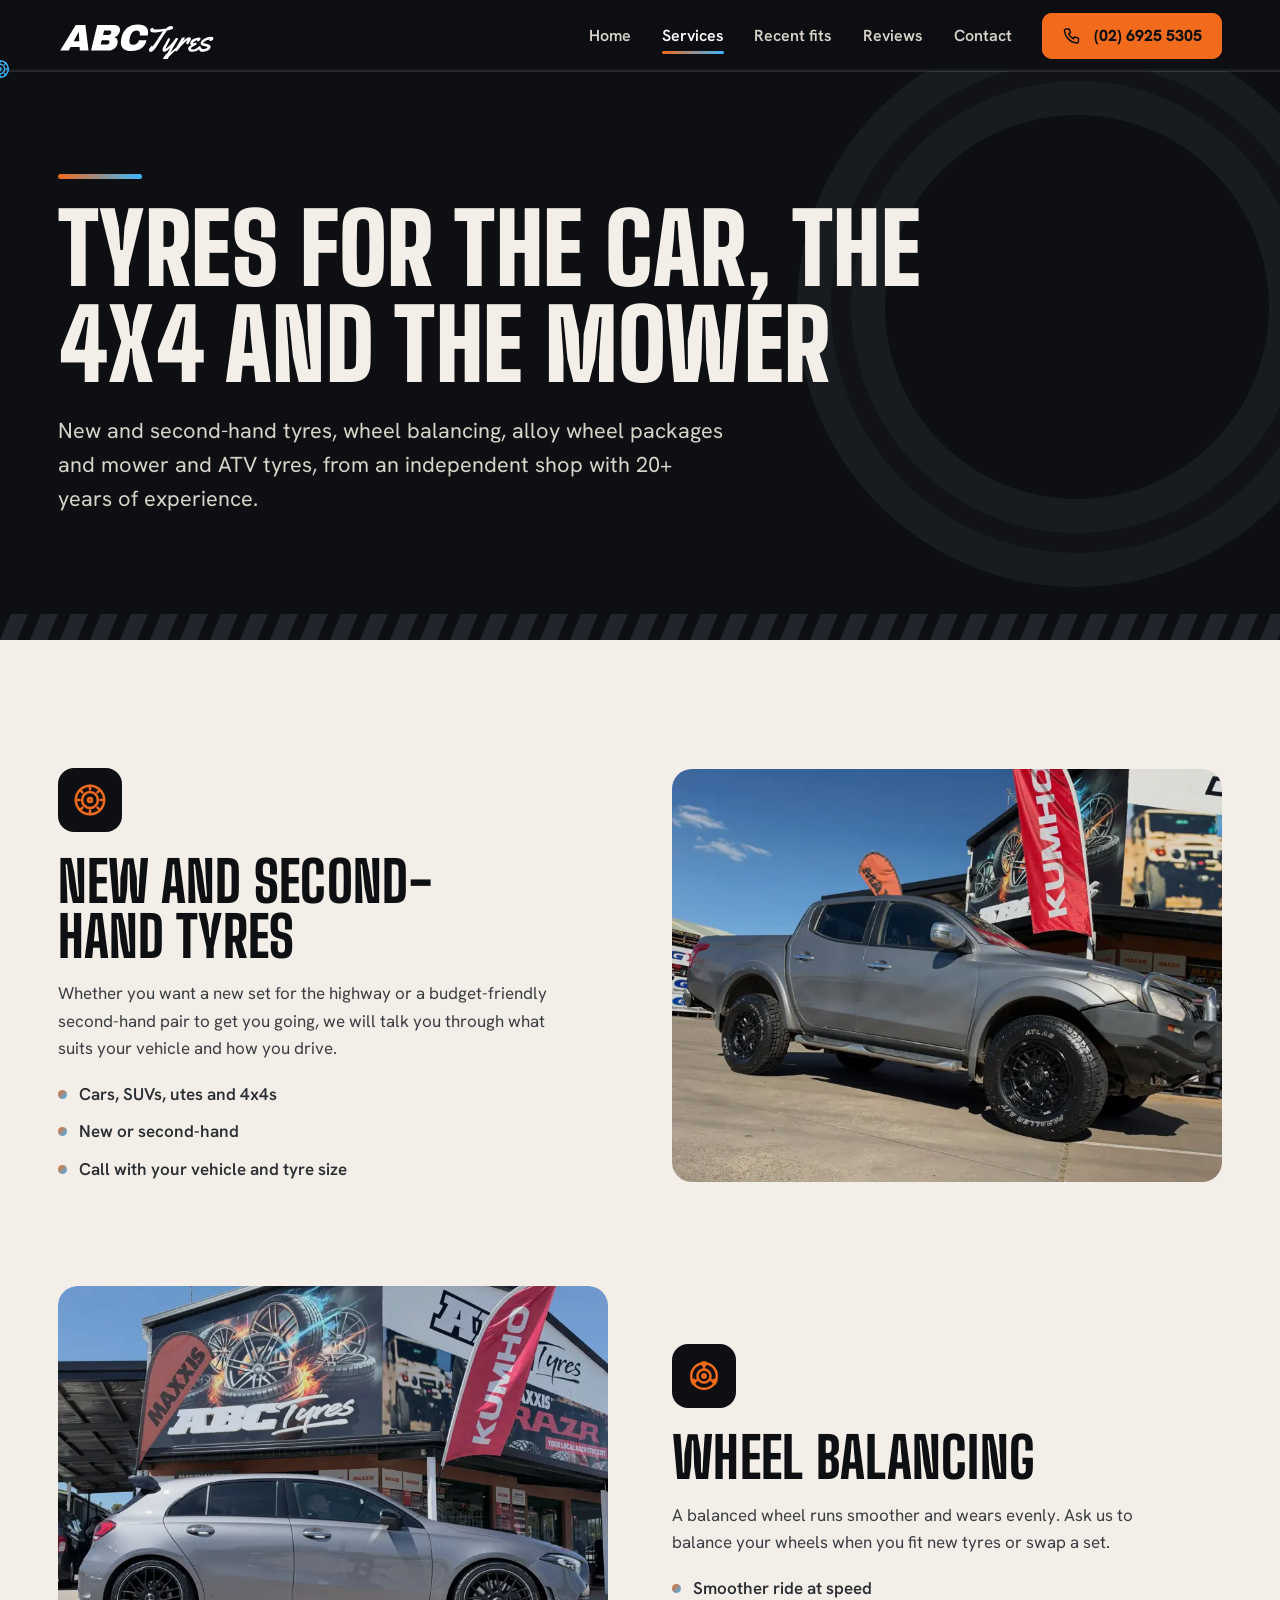
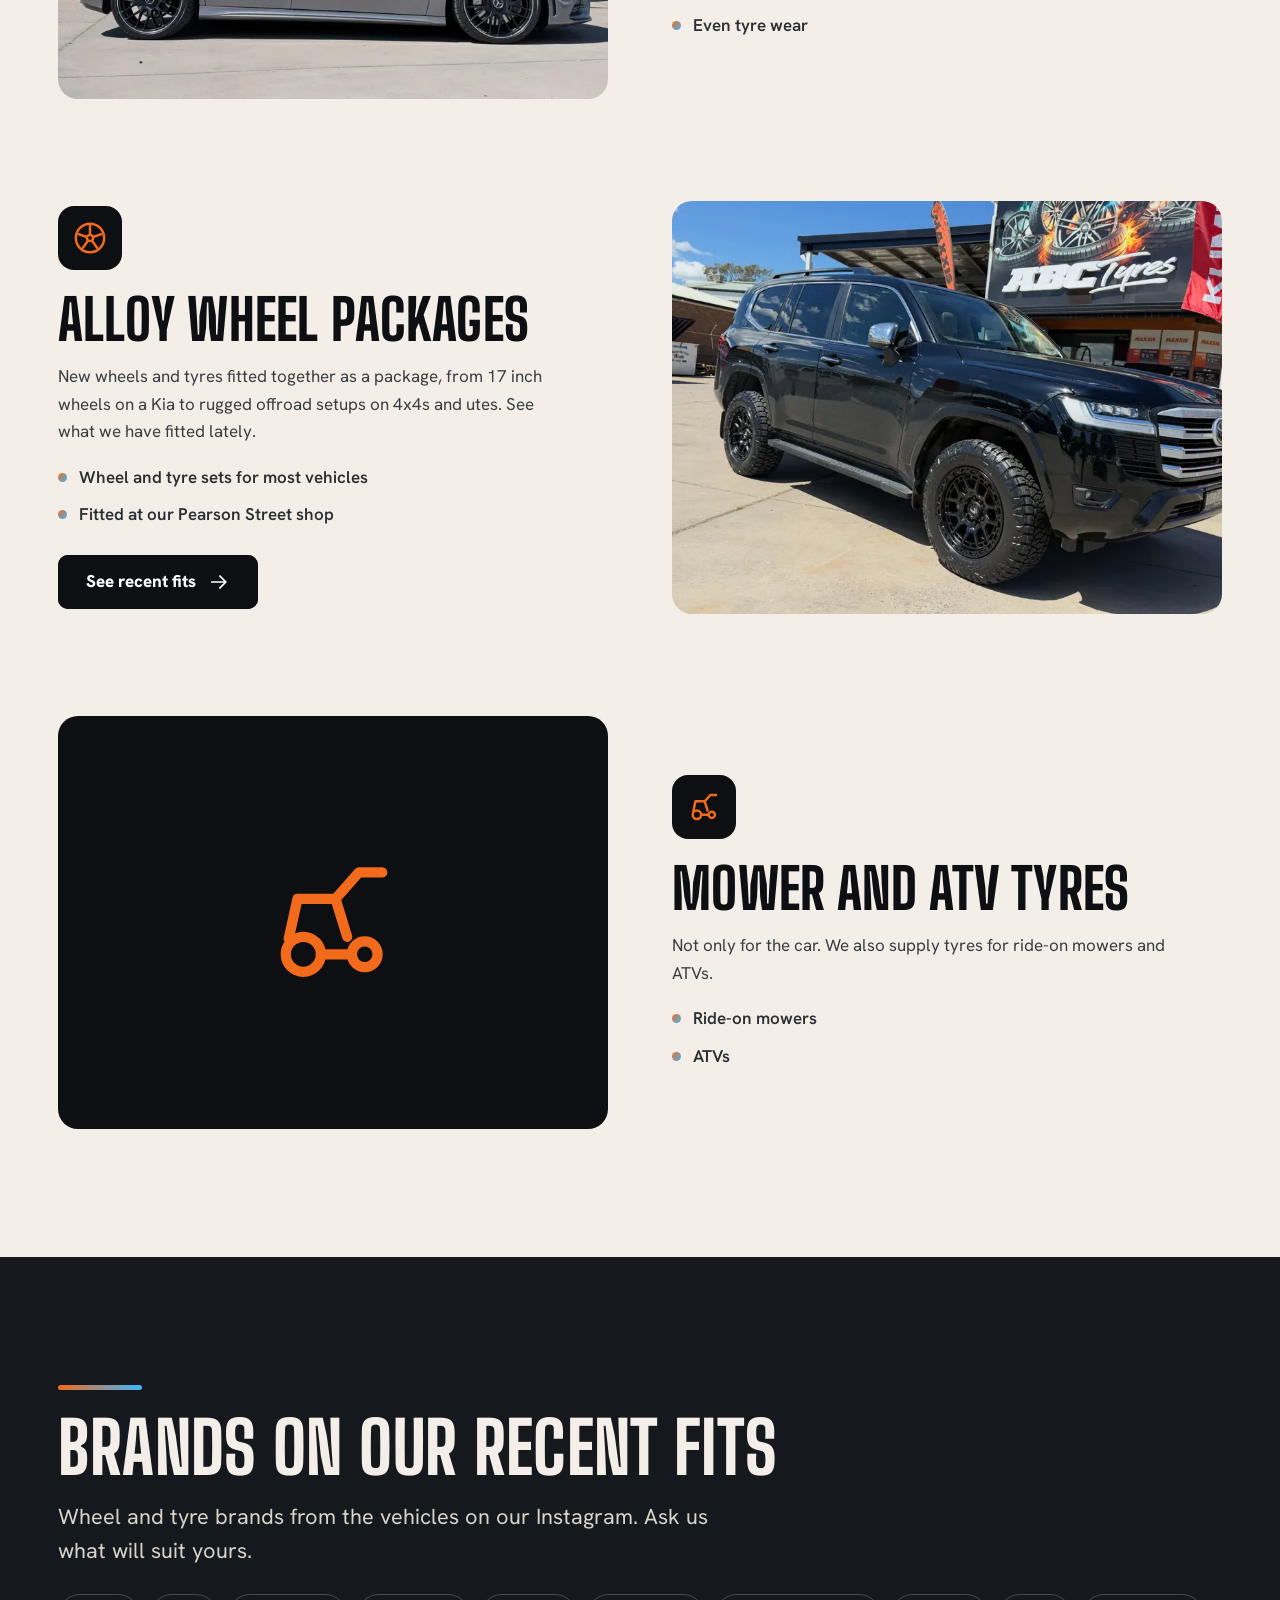
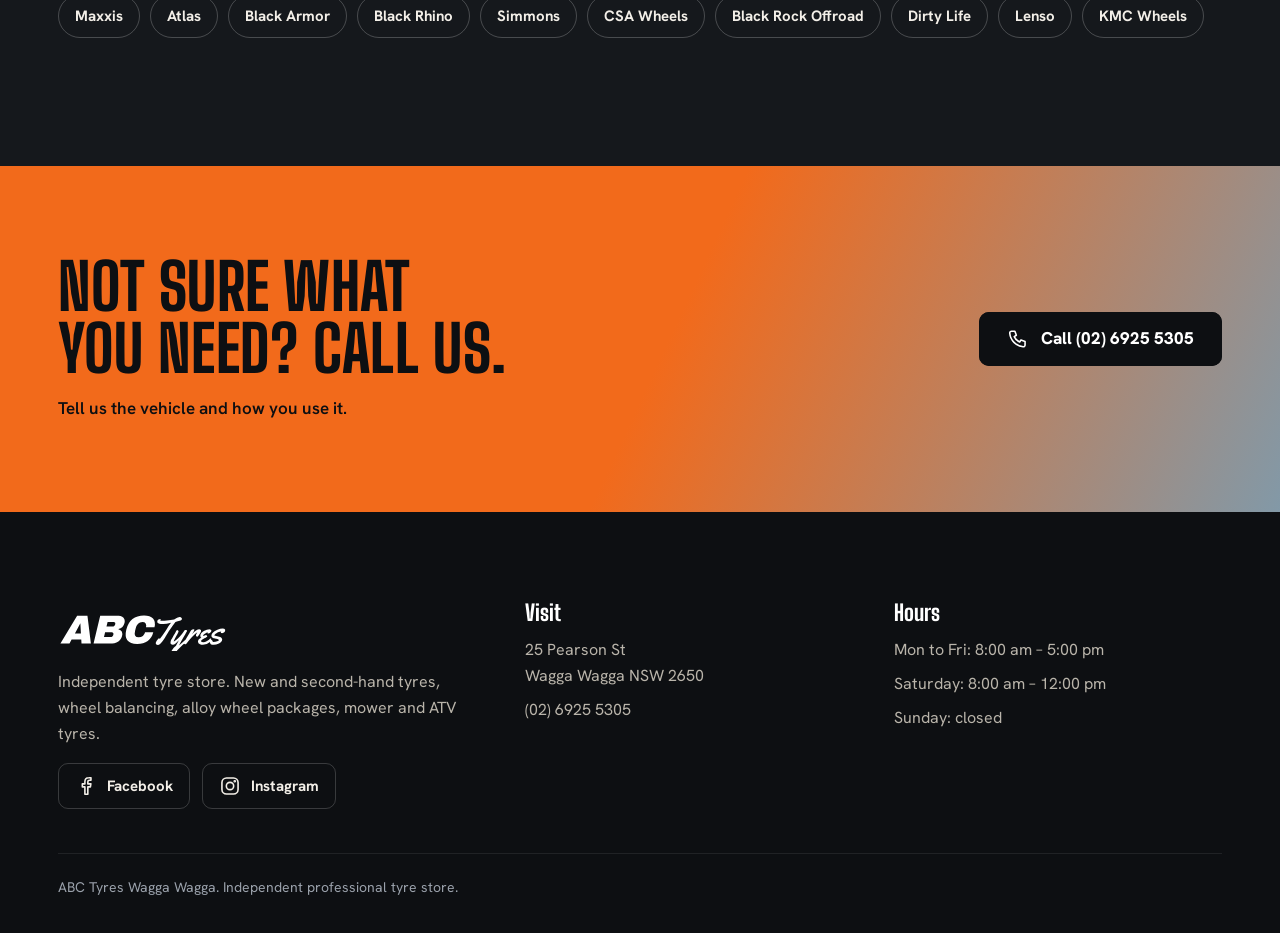
<file: services.html>
<!doctype html>
<html lang="en-AU">
<head>
<meta charset="utf-8">
<meta name="viewport" content="width=device-width,initial-scale=1">
<title>Services | ABC Tyres Wagga Wagga</title>
<meta name="description" content="New and second-hand tyres, wheel balancing, alloy wheel packages and mower and ATV tyres in Wagga Wagga. Call (02) 6925 5305.">
<meta name="robots" content="noindex, nofollow">
<meta name="theme-color" content="#0d0f12">
<meta property="og:type" content="website">
<meta property="og:site_name" content="ABC Tyres Wagga Wagga">
<meta property="og:title" content="Services | ABC Tyres Wagga Wagga">
<meta property="og:description" content="New and second-hand tyres, wheel balancing, alloy wheel packages and mower and ATV tyres in Wagga Wagga. Call (02) 6925 5305.">
<meta property="og:image" content="https://konkos-design.github.io/abc-tyres-wagga/img/og-image.jpg">
<meta property="og:image:width" content="1200">
<meta property="og:image:height" content="630">
<meta property="og:url" content="https://konkos-design.github.io/abc-tyres-wagga/services.html">
<meta name="twitter:card" content="summary_large_image">
<meta name="twitter:title" content="Services | ABC Tyres Wagga Wagga">
<meta name="twitter:description" content="New and second-hand tyres, wheel balancing, alloy wheel packages and mower and ATV tyres in Wagga Wagga. Call (02) 6925 5305.">
<meta name="twitter:image" content="https://konkos-design.github.io/abc-tyres-wagga/img/og-image.jpg">
<link rel="icon" href="img/favicon.svg" type="image/svg+xml">
<link rel="apple-touch-icon" href="img/apple-touch-icon.png">
<link rel="preload" href="fonts/big-shoulders.woff2" as="font" type="font/woff2" crossorigin>
<link rel="preload" href="fonts/hanken-grotesk.woff2" as="font" type="font/woff2" crossorigin>
<link rel="stylesheet" href="css/style.css">
</head>
<body>
<a class="skip" href="#main">Skip to content</a>
<header class="hdr">
<div class="wrap">
<a class="logo" href="index.html" aria-label="ABC Tyres Wagga Wagga, home"><svg class="logo-svg" xmlns="http://www.w3.org/2000/svg" viewBox="-6 -4 508 148" role="img" aria-label="ABC Tyres">
<path d="M64.2 120.0 63.51 108.36H34.59L28.32 120.0H1.2L51.13 37.44H81.97L92.28 120.0ZM44.54 89.88H62.42L60.84 60.48H60.36ZM192.94 57.72Q189.28 72.96 174.53 76.92L174.42 77.4Q189.28 81.0 185.19 98.03Q183.63 104.52 179.26 109.5Q174.88 114.48 168.70 117.24Q162.51 120.0 155.92 120.0H100.24L120.05 37.44H175.01Q181.25 37.44 185.85 40.02Q190.45 42.60 192.39 47.28Q194.32 51.96 192.94 57.72ZM138.85 69.6H157.09Q159.73 69.6 161.92 67.74Q164.10 65.88 164.77 63.12L165.05 61.92Q165.69 59.28 164.33 57.42Q162.98 55.56 160.46 55.56H142.22ZM131.36 100.8H151.52Q154.16 100.8 156.35 98.94Q158.54 97.08 159.20 94.32L159.49 93.12Q160.15 90.36 158.85 88.5Q157.56 86.64 154.92 86.64H134.76ZM282.34 71.4H257.02Q258.75 64.2 255.98 60.0Q253.20 55.8 246.24 55.8Q238.20 55.8 233.21 60.83Q228.22 65.88 226.06 74.88L224.22 82.56Q222.09 91.44 224.65 96.53Q227.20 101.64 235.00 101.64Q242.68 101.64 247.59 97.68Q252.50 93.72 254.23 86.52H278.71Q274.65 103.44 262.11 112.44Q249.57 121.44 230.61 121.44Q209.49 121.44 201.22 110.64Q192.95 99.84 198.02 78.72Q203.09 57.6 216.54 46.8Q230.0 36.0 251.12 36.0Q269.48 36.0 277.95 45.18Q286.43 54.36 282.34 71.4Z" fill="currentColor"/>
<path d="M297.22 104.60 296.95 105.75Q296.95 106.08 297.25 106.35Q297.55 106.63 297.99 106.63Q298.43 106.63 298.70 106.19Q306.85 95.36 312.21 87.13Q317.57 78.90 320.06 75.02Q322.54 71.14 324.02 68.84Q327.96 62.82 331.84 58.07Q317.08 61.78 308.71 61.78Q300.34 61.78 296.68 60.72Q293.01 59.65 291.86 58.31Q290.72 56.97 290.72 55.58Q290.72 54.18 290.83 52.87Q291.04 50.14 294.13 48.39Q297.22 46.64 299.25 46.64Q301.27 46.64 301.27 47.24Q301.27 47.84 300.37 48.85Q299.47 49.86 299.47 50.25Q299.47 52.0 312.10 52.0Q324.73 52.0 341.14 48.66Q350.54 41.00 357.38 41.00Q361.92 41.00 363.40 43.57Q364.38 45.10 364.38 46.64Q364.38 48.17 362.60 49.70Q360.83 51.23 357.82 52.32Q352.35 54.29 344.91 55.44Q341.79 59.43 336.08 67.85Q330.36 76.28 328.29 79.23Q326.21 82.18 321.59 89.73Q316.97 97.28 313.58 102.77Q310.18 108.27 306.36 113.63Q298.54 124.67 292.41 124.67Q289.84 124.67 287.98 123.31Q286.12 121.94 286.12 118.85Q286.12 115.76 289.54 111.14Q292.96 106.52 294.54 105.21Q296.13 103.89 296.68 103.89Q297.22 103.89 297.22 104.60ZM350.53 140.15Q350.25 140.42 348.86 142.91Q347.47 145.40 345.88 147.94Q344.29 150.49 341.97 152.78Q339.65 155.08 338.09 155.27Q336.53 155.46 336.09 155.46Q331.06 155.46 331.06 150.38Q331.06 144.42 337.24 136.43Q339.59 133.42 343.15 129.95Q346.70 126.48 347.03 126.01Q347.36 125.55 355.23 110.67Q349.98 116.42 345.50 120.00Q341.01 123.58 336.86 124.02H336.47Q334.34 124.02 332.26 122.62Q330.18 121.23 330.18 117.73Q330.18 112.53 332.97 107.67Q333.96 105.97 336.39 101.92Q338.83 97.88 340.90 94.10Q342.87 91.10 344.95 87.10Q347.03 83.11 348.12 81.39Q349.22 79.67 350.20 79.67Q351.18 79.67 352.74 80.90Q354.30 82.13 354.30 83.82Q354.30 85.52 347.14 98.53Q339.97 111.55 339.97 113.35Q339.97 113.79 340.41 113.79Q341.89 113.79 346.95 109.61Q352.00 105.42 358.13 98.86Q364.97 91.59 368.85 85.57Q369.34 84.81 369.64 84.40Q369.94 83.99 370.41 83.30Q370.87 82.62 371.17 82.24Q371.47 81.85 371.88 81.33Q372.29 80.82 372.62 80.54Q372.95 80.27 373.33 80.0Q373.93 79.45 374.67 79.45Q375.41 79.45 376.91 79.78Q378.42 80.10 378.72 80.49Q379.02 80.87 379.35 81.20Q379.90 81.80 379.90 82.32Q379.90 82.84 379.46 83.69Q379.02 84.53 374.37 92.35Q360.70 115.43 355.56 126.04Q363.87 119.04 378.97 105.32Q379.57 104.82 380.17 104.82Q381.86 104.82 381.86 110.02Q381.86 111.55 381.32 112.04Q364.97 124.62 350.53 140.15ZM394.54 92.19Q407.44 77.53 416.52 77.53Q418.76 77.53 420.21 78.87Q421.66 80.21 421.66 82.35Q421.66 84.48 418.63 89.48Q415.59 94.49 413.02 97.93Q411.65 99.68 409.93 99.68Q408.21 99.68 407.25 98.42Q406.29 97.17 406.29 95.47Q406.29 91.70 410.34 86.94L410.23 86.83Q408.43 87.0 401.29 93.94Q394.15 100.89 389.15 106.38Q384.15 111.88 378.29 119.75Q376.60 122.10 375.42 122.10Q374.25 122.10 372.31 121.37Q370.36 120.63 369.95 120.30Q369.54 119.97 369.54 119.21Q369.54 118.44 369.98 117.43Q370.42 116.42 371.59 114.56Q372.77 112.70 375.15 108.54Q377.53 104.39 382.56 95.96Q387.59 87.54 388.58 85.79Q390.65 82.18 391.97 80.54Q394.43 77.42 400.28 77.42Q401.59 77.42 401.59 79.07Q401.59 81.64 396.83 88.75ZM452.38 81.09Q452.38 84.70 449.45 87.43Q446.53 90.17 442.81 90.17Q441.61 90.17 441.22 89.59Q440.84 89.02 440.84 88.09Q440.84 87.16 441.06 86.28Q439.09 86.94 436.68 88.31Q434.28 89.67 430.78 92.35Q427.28 95.03 427.28 96.35Q427.28 96.78 428.56 96.78Q429.85 96.78 432.53 95.88Q435.21 94.98 436.27 94.98Q437.34 94.98 437.67 95.09Q438.38 95.47 439.20 96.76Q440.02 98.04 440.02 98.78Q440.02 99.52 438.60 100.72Q437.18 101.92 435.37 102.55Q433.57 103.18 432.97 103.51Q421.43 109.96 421.43 112.37Q421.43 116.64 428.70 116.64Q433.35 116.64 438.05 113.68Q442.04 111.17 445.24 108.57Q448.44 105.97 449.29 105.37Q450.14 104.77 450.58 104.77Q452.00 104.77 452.00 107.94Q452.00 111.11 451.61 112.12Q451.23 113.14 449.43 114.61Q437.72 124.13 427.28 124.13Q421.70 124.13 418.36 122.60Q412.24 119.81 412.24 114.07Q412.24 106.52 422.68 102.64Q420.61 101.71 420.00 100.26Q419.40 98.81 419.40 95.61Q419.40 92.41 422.38 88.83Q425.36 85.25 429.68 82.95Q439.31 77.75 446.86 77.75Q448.66 77.75 450.52 78.63Q452.38 79.50 452.38 81.09ZM455.32 111.06 455.26 111.93Q455.26 113.30 456.30 114.28Q457.34 115.27 458.22 115.27Q464.78 115.27 469.84 113.30Q474.90 111.33 474.90 109.36Q474.90 108.43 473.06 107.75Q471.23 107.07 466.88 106.05Q462.54 105.04 460.57 104.47Q458.60 103.89 457.45 103.40Q456.30 102.91 455.10 102.03Q452.53 100.23 452.53 96.65Q452.53 93.07 455.18 89.54Q457.83 86.01 461.83 83.5Q465.82 80.98 470.41 79.07Q479.49 75.29 485.67 75.29Q491.74 75.29 493.16 77.92Q493.60 78.85 493.60 80.0V80.38Q493.60 83.28 492.37 84.92Q491.14 86.56 488.49 87.87Q485.83 89.18 484.27 89.18Q482.72 89.18 482.31 88.96Q481.90 88.75 481.62 88.39Q481.35 88.03 480.94 87.87Q480.53 87.71 480.53 87.05Q480.53 86.39 481.08 85.71Q481.62 85.03 481.84 84.26Q478.23 84.42 474.29 85.93Q470.36 87.43 467.54 89.29Q464.72 91.15 462.86 92.85Q461.00 94.54 461.00 95.33Q461.00 96.13 463.52 96.62Q474.84 98.86 478.40 100.50Q481.95 102.14 483.32 104.22Q484.68 106.30 484.68 108.0Q484.68 111.5 481.90 114.61Q479.11 117.73 475.00 119.70Q466.20 124.02 459.66 124.02Q453.13 124.02 450.64 122.02Q448.15 120.03 448.15 117.29Q448.15 114.56 449.55 112.23Q450.94 109.91 453.13 109.91Q455.32 109.91 455.32 111.06Z" fill="currentColor"/>
</svg></a>
<button class="menu-btn" type="button" aria-expanded="false" aria-controls="nav" aria-label="Open menu"><svg class="ic i-open" aria-hidden="true" width="24" height="24"><use href="img/icons.svg#menu"/></svg><svg class="ic i-close" aria-hidden="true" width="24" height="24"><use href="img/icons.svg#close"/></svg></button>
<nav class="nav" id="nav" aria-label="Main">
<a class="link" href="index.html">Home</a>
<a class="link" href="services.html" aria-current="page">Services</a>
<a class="link" href="gallery.html">Recent fits</a>
<a class="link" href="reviews.html">Reviews</a>
<a class="link" href="contact.html">Contact</a>
<a class="btn btn--sm" href="tel:+61269255305"><svg class="ic " aria-hidden="true" width="24" height="24"><use href="img/icons.svg#phone"/></svg><span>(02) 6925 5305</span></a>
</nav>
</div>
<div class="rail" aria-hidden="true"><i></i><b><svg class="ic " aria-hidden="true" width="24" height="24"><use href="img/icons.svg#tyre"/></svg></b></div>
</header>
<main id="main">
<section class="phead">
<div class="wrap">
<span class="bar"></span>
<h1>Tyres for the car, the 4x4 and the mower</h1>
<p class="lead">New and second-hand tyres, wheel balancing, alloy wheel packages and mower and ATV tyres, from an independent shop with 20+ years of experience.</p>
</div>
</section>
<div class="tread" aria-hidden="true"></div>
<section class="sec sec--bone">
<div class="wrap svc-big">
<article class="svc-feature">
<div class="svc-copy reveal"><span class="svc-ico"><svg class="ic " aria-hidden="true" width="24" height="24"><use href="img/icons.svg#tyre"/></svg></span><h2>New and second-hand tyres</h2><p>Whether you want a new set for the highway or a budget-friendly second-hand pair to get you going, we will talk you through what suits your vehicle and how you drive.</p><ul><li>Cars, SUVs, utes and 4x4s</li><li>New or second-hand</li><li>Call with your vehicle and tyre size</li></ul></div>
<div class="ph reveal" style="--d:.1s"><img src="img/mitsubishi-triton.webp" srcset="img/mitsubishi-triton-sm.webp 800w, img/mitsubishi-triton.webp 1600w" sizes="(max-width:1020px) 100vw,50vw" width="1600" height="1200" alt="Mitsubishi Triton ute with black wheels and Atlas tyres" loading="lazy"></div>
</article>
<article class="svc-feature">
<div class="svc-copy reveal"><span class="svc-ico"><svg class="ic " aria-hidden="true" width="24" height="24"><use href="img/icons.svg#balance"/></svg></span><h2>Wheel balancing</h2><p>A balanced wheel runs smoother and wears evenly. Ask us to balance your wheels when you fit new tyres or swap a set.</p><ul><li>Smoother ride at speed</li><li>Even tyre wear</li></ul></div>
<div class="ph reveal" style="--d:.1s"><img src="img/mercedes-a-class.webp" srcset="img/mercedes-a-class-sm.webp 800w, img/mercedes-a-class.webp 1600w" sizes="(max-width:1020px) 100vw,50vw" width="1600" height="1359" alt="Silver Mercedes with new 19 inch wheels and tyres" loading="lazy"></div>
</article>
<article class="svc-feature">
<div class="svc-copy reveal"><span class="svc-ico"><svg class="ic " aria-hidden="true" width="24" height="24"><use href="img/icons.svg#alloy"/></svg></span><h2>Alloy wheel packages</h2><p>New wheels and tyres fitted together as a package, from 17 inch wheels on a Kia to rugged offroad setups on 4x4s and utes. See what we have fitted lately.</p><ul><li>Wheel and tyre sets for most vehicles</li><li>Fitted at our Pearson Street shop</li></ul><div style="margin-top:26px"><a class="btn btn--dark" href="gallery.html"><span>See recent fits</span><svg class="ic " aria-hidden="true" width="24" height="24"><use href="img/icons.svg#arrow"/></svg></a></div></div>
<div class="ph reveal" style="--d:.1s"><img src="img/toyota-landcruiser-300.webp" srcset="img/toyota-landcruiser-300-sm.webp 800w, img/toyota-landcruiser-300.webp 1600w" sizes="(max-width:1020px) 100vw,50vw" width="1600" height="1282" alt="Black LandCruiser with Lenso wheels and Maxxis tyres" loading="lazy"></div>
</article>
<article class="svc-feature">
<div class="svc-copy reveal"><span class="svc-ico"><svg class="ic " aria-hidden="true" width="24" height="24"><use href="img/icons.svg#mower"/></svg></span><h2>Mower and ATV tyres</h2><p>Not only for the car. We also supply tyres for ride-on mowers and ATVs.</p><ul><li>Ride-on mowers</li><li>ATVs</li></ul></div>
<div class="reveal" style="--d:.1s"><div style="aspect-ratio:4/3;border-radius:20px;background:var(--ink);display:grid;place-items:center;color:var(--flame)"><svg class="ic" aria-hidden="true" style="width:34%;height:34%"><use href="img/icons.svg#mower"/></svg></div></div>
</article>
</div>
</section>
<section class="sec sec--rubber">
<div class="wrap">
<div class="reveal"><span class="bar"></span><h2>Brands on our recent fits</h2><p class="lead" style="margin-top:18px">Wheel and tyre brands from the vehicles on our Instagram. Ask us what will suit yours.</p></div>
<ul class="brands brands--dark reveal" style="--d:.1s"><li>Maxxis</li><li>Atlas</li><li>Black Armor</li><li>Black Rhino</li><li>Simmons</li><li>CSA Wheels</li><li>Black Rock Offroad</li><li>Dirty Life</li><li>Lenso</li><li>KMC Wheels</li></ul>
</div>
</section>
<section class="cta-band">
<div class="wrap">
<div class="reveal"><h2>Not sure what you need? Call us.</h2><p>Tell us the vehicle and how you use it.</p></div>
<a class="btn btn--dark reveal" style="--d:.1s" href="tel:+61269255305"><svg class="ic " aria-hidden="true" width="24" height="24"><use href="img/icons.svg#phone"/></svg><span>Call (02) 6925 5305</span></a>
</div>
</section>

</main>
<footer class="ftr">
<div class="wrap">
<div class="ftr-grid">
<div>
<a class="logo" href="index.html" aria-label="ABC Tyres Wagga Wagga, home"><svg class="logo-svg" xmlns="http://www.w3.org/2000/svg" viewBox="-6 -4 508 148" role="img" aria-label="ABC Tyres">
<path d="M64.2 120.0 63.51 108.36H34.59L28.32 120.0H1.2L51.13 37.44H81.97L92.28 120.0ZM44.54 89.88H62.42L60.84 60.48H60.36ZM192.94 57.72Q189.28 72.96 174.53 76.92L174.42 77.4Q189.28 81.0 185.19 98.03Q183.63 104.52 179.26 109.5Q174.88 114.48 168.70 117.24Q162.51 120.0 155.92 120.0H100.24L120.05 37.44H175.01Q181.25 37.44 185.85 40.02Q190.45 42.60 192.39 47.28Q194.32 51.96 192.94 57.72ZM138.85 69.6H157.09Q159.73 69.6 161.92 67.74Q164.10 65.88 164.77 63.12L165.05 61.92Q165.69 59.28 164.33 57.42Q162.98 55.56 160.46 55.56H142.22ZM131.36 100.8H151.52Q154.16 100.8 156.35 98.94Q158.54 97.08 159.20 94.32L159.49 93.12Q160.15 90.36 158.85 88.5Q157.56 86.64 154.92 86.64H134.76ZM282.34 71.4H257.02Q258.75 64.2 255.98 60.0Q253.20 55.8 246.24 55.8Q238.20 55.8 233.21 60.83Q228.22 65.88 226.06 74.88L224.22 82.56Q222.09 91.44 224.65 96.53Q227.20 101.64 235.00 101.64Q242.68 101.64 247.59 97.68Q252.50 93.72 254.23 86.52H278.71Q274.65 103.44 262.11 112.44Q249.57 121.44 230.61 121.44Q209.49 121.44 201.22 110.64Q192.95 99.84 198.02 78.72Q203.09 57.6 216.54 46.8Q230.0 36.0 251.12 36.0Q269.48 36.0 277.95 45.18Q286.43 54.36 282.34 71.4Z" fill="currentColor"/>
<path d="M297.22 104.60 296.95 105.75Q296.95 106.08 297.25 106.35Q297.55 106.63 297.99 106.63Q298.43 106.63 298.70 106.19Q306.85 95.36 312.21 87.13Q317.57 78.90 320.06 75.02Q322.54 71.14 324.02 68.84Q327.96 62.82 331.84 58.07Q317.08 61.78 308.71 61.78Q300.34 61.78 296.68 60.72Q293.01 59.65 291.86 58.31Q290.72 56.97 290.72 55.58Q290.72 54.18 290.83 52.87Q291.04 50.14 294.13 48.39Q297.22 46.64 299.25 46.64Q301.27 46.64 301.27 47.24Q301.27 47.84 300.37 48.85Q299.47 49.86 299.47 50.25Q299.47 52.0 312.10 52.0Q324.73 52.0 341.14 48.66Q350.54 41.00 357.38 41.00Q361.92 41.00 363.40 43.57Q364.38 45.10 364.38 46.64Q364.38 48.17 362.60 49.70Q360.83 51.23 357.82 52.32Q352.35 54.29 344.91 55.44Q341.79 59.43 336.08 67.85Q330.36 76.28 328.29 79.23Q326.21 82.18 321.59 89.73Q316.97 97.28 313.58 102.77Q310.18 108.27 306.36 113.63Q298.54 124.67 292.41 124.67Q289.84 124.67 287.98 123.31Q286.12 121.94 286.12 118.85Q286.12 115.76 289.54 111.14Q292.96 106.52 294.54 105.21Q296.13 103.89 296.68 103.89Q297.22 103.89 297.22 104.60ZM350.53 140.15Q350.25 140.42 348.86 142.91Q347.47 145.40 345.88 147.94Q344.29 150.49 341.97 152.78Q339.65 155.08 338.09 155.27Q336.53 155.46 336.09 155.46Q331.06 155.46 331.06 150.38Q331.06 144.42 337.24 136.43Q339.59 133.42 343.15 129.95Q346.70 126.48 347.03 126.01Q347.36 125.55 355.23 110.67Q349.98 116.42 345.50 120.00Q341.01 123.58 336.86 124.02H336.47Q334.34 124.02 332.26 122.62Q330.18 121.23 330.18 117.73Q330.18 112.53 332.97 107.67Q333.96 105.97 336.39 101.92Q338.83 97.88 340.90 94.10Q342.87 91.10 344.95 87.10Q347.03 83.11 348.12 81.39Q349.22 79.67 350.20 79.67Q351.18 79.67 352.74 80.90Q354.30 82.13 354.30 83.82Q354.30 85.52 347.14 98.53Q339.97 111.55 339.97 113.35Q339.97 113.79 340.41 113.79Q341.89 113.79 346.95 109.61Q352.00 105.42 358.13 98.86Q364.97 91.59 368.85 85.57Q369.34 84.81 369.64 84.40Q369.94 83.99 370.41 83.30Q370.87 82.62 371.17 82.24Q371.47 81.85 371.88 81.33Q372.29 80.82 372.62 80.54Q372.95 80.27 373.33 80.0Q373.93 79.45 374.67 79.45Q375.41 79.45 376.91 79.78Q378.42 80.10 378.72 80.49Q379.02 80.87 379.35 81.20Q379.90 81.80 379.90 82.32Q379.90 82.84 379.46 83.69Q379.02 84.53 374.37 92.35Q360.70 115.43 355.56 126.04Q363.87 119.04 378.97 105.32Q379.57 104.82 380.17 104.82Q381.86 104.82 381.86 110.02Q381.86 111.55 381.32 112.04Q364.97 124.62 350.53 140.15ZM394.54 92.19Q407.44 77.53 416.52 77.53Q418.76 77.53 420.21 78.87Q421.66 80.21 421.66 82.35Q421.66 84.48 418.63 89.48Q415.59 94.49 413.02 97.93Q411.65 99.68 409.93 99.68Q408.21 99.68 407.25 98.42Q406.29 97.17 406.29 95.47Q406.29 91.70 410.34 86.94L410.23 86.83Q408.43 87.0 401.29 93.94Q394.15 100.89 389.15 106.38Q384.15 111.88 378.29 119.75Q376.60 122.10 375.42 122.10Q374.25 122.10 372.31 121.37Q370.36 120.63 369.95 120.30Q369.54 119.97 369.54 119.21Q369.54 118.44 369.98 117.43Q370.42 116.42 371.59 114.56Q372.77 112.70 375.15 108.54Q377.53 104.39 382.56 95.96Q387.59 87.54 388.58 85.79Q390.65 82.18 391.97 80.54Q394.43 77.42 400.28 77.42Q401.59 77.42 401.59 79.07Q401.59 81.64 396.83 88.75ZM452.38 81.09Q452.38 84.70 449.45 87.43Q446.53 90.17 442.81 90.17Q441.61 90.17 441.22 89.59Q440.84 89.02 440.84 88.09Q440.84 87.16 441.06 86.28Q439.09 86.94 436.68 88.31Q434.28 89.67 430.78 92.35Q427.28 95.03 427.28 96.35Q427.28 96.78 428.56 96.78Q429.85 96.78 432.53 95.88Q435.21 94.98 436.27 94.98Q437.34 94.98 437.67 95.09Q438.38 95.47 439.20 96.76Q440.02 98.04 440.02 98.78Q440.02 99.52 438.60 100.72Q437.18 101.92 435.37 102.55Q433.57 103.18 432.97 103.51Q421.43 109.96 421.43 112.37Q421.43 116.64 428.70 116.64Q433.35 116.64 438.05 113.68Q442.04 111.17 445.24 108.57Q448.44 105.97 449.29 105.37Q450.14 104.77 450.58 104.77Q452.00 104.77 452.00 107.94Q452.00 111.11 451.61 112.12Q451.23 113.14 449.43 114.61Q437.72 124.13 427.28 124.13Q421.70 124.13 418.36 122.60Q412.24 119.81 412.24 114.07Q412.24 106.52 422.68 102.64Q420.61 101.71 420.00 100.26Q419.40 98.81 419.40 95.61Q419.40 92.41 422.38 88.83Q425.36 85.25 429.68 82.95Q439.31 77.75 446.86 77.75Q448.66 77.75 450.52 78.63Q452.38 79.50 452.38 81.09ZM455.32 111.06 455.26 111.93Q455.26 113.30 456.30 114.28Q457.34 115.27 458.22 115.27Q464.78 115.27 469.84 113.30Q474.90 111.33 474.90 109.36Q474.90 108.43 473.06 107.75Q471.23 107.07 466.88 106.05Q462.54 105.04 460.57 104.47Q458.60 103.89 457.45 103.40Q456.30 102.91 455.10 102.03Q452.53 100.23 452.53 96.65Q452.53 93.07 455.18 89.54Q457.83 86.01 461.83 83.5Q465.82 80.98 470.41 79.07Q479.49 75.29 485.67 75.29Q491.74 75.29 493.16 77.92Q493.60 78.85 493.60 80.0V80.38Q493.60 83.28 492.37 84.92Q491.14 86.56 488.49 87.87Q485.83 89.18 484.27 89.18Q482.72 89.18 482.31 88.96Q481.90 88.75 481.62 88.39Q481.35 88.03 480.94 87.87Q480.53 87.71 480.53 87.05Q480.53 86.39 481.08 85.71Q481.62 85.03 481.84 84.26Q478.23 84.42 474.29 85.93Q470.36 87.43 467.54 89.29Q464.72 91.15 462.86 92.85Q461.00 94.54 461.00 95.33Q461.00 96.13 463.52 96.62Q474.84 98.86 478.40 100.50Q481.95 102.14 483.32 104.22Q484.68 106.30 484.68 108.0Q484.68 111.5 481.90 114.61Q479.11 117.73 475.00 119.70Q466.20 124.02 459.66 124.02Q453.13 124.02 450.64 122.02Q448.15 120.03 448.15 117.29Q448.15 114.56 449.55 112.23Q450.94 109.91 453.13 109.91Q455.32 109.91 455.32 111.06Z" fill="currentColor"/>
</svg></a>
<p>Independent tyre store. New and second-hand tyres, wheel balancing, alloy wheel packages, mower and ATV tyres.</p>
<div class="socials">
<a class="social" href="https://www.facebook.com/profile.php?id=100063569529282" target="_blank" rel="noopener"><svg class="ic " aria-hidden="true" width="24" height="24"><use href="img/icons.svg#facebook"/></svg>Facebook</a>
<a class="social" href="https://www.instagram.com/abc_tyres_wagga_wagga_/" target="_blank" rel="noopener"><svg class="ic " aria-hidden="true" width="24" height="24"><use href="img/icons.svg#instagram"/></svg>Instagram</a>
</div>
</div>
<div>
<h4>Visit</h4>
<ul>
<li><a href="https://www.google.com/maps/place/?q=place_id:ChIJ-WnV9hOZGGsRCc-CT1QkqRE" target="_blank" rel="noopener">25 Pearson St<br>Wagga Wagga NSW 2650</a></li>
<li><a href="tel:+61269255305">(02) 6925 5305</a></li>
</ul>
</div>
<div>
<h4>Hours</h4>
<ul>
<li>Mon to Fri: 8:00 am – 5:00 pm</li>
<li>Saturday: 8:00 am – 12:00 pm</li>
<li>Sunday: closed</li>
</ul>
</div>
</div>
<div class="ftr-bottom">ABC Tyres Wagga Wagga. Independent professional tyre store.</div>
</div>
</footer>
<script src="js/vendor/gsap.min.js" defer></script>
<script src="js/vendor/ScrollTrigger.min.js" defer></script>
<script src="js/main.js" defer></script>
</body>
</html>
</file>
<file: css/style.css>
@font-face{font-family:'Big Shoulders Display';font-style:normal;font-weight:100 900;font-display:swap;src:url(../fonts/big-shoulders.woff2) format('woff2')}
@font-face{font-family:'Hanken Grotesk';font-style:normal;font-weight:100 900;font-display:swap;src:url(../fonts/hanken-grotesk.woff2) format('woff2')}

:root{
  --ink:#0d0f12;
  --rubber:#15181c;
  --asphalt:#22262c;
  --steel:#3a3f47;
  --mist:#9aa1ab;
  --bone:#f3efe8;
  --bone-2:#e7e1d6;
  --white:#fff;
  --flame:#f26a1b;
  --flame-deep:#c9500d;
  --ice:#3cb6ff;
  --display:'Big Shoulders Display','Arial Narrow',Impact,sans-serif;
  --body:'Hanken Grotesk',system-ui,-apple-system,'Segoe UI',sans-serif;
  --gutter:clamp(18px,4.5vw,64px);
  --max:1280px;
  --ease:cubic-bezier(.22,.7,.2,1);
  --hdr:72px;
  --tread:url("data:image/svg+xml,%3Csvg xmlns='http://www.w3.org/2000/svg' width='60' height='26'%3E%3Cpath d='M0 26L11 0h17L17 26zM30 26L41 0h17L47 26z' fill='%2322262c'/%3E%3C/svg%3E");
}
*,*::before,*::after{box-sizing:border-box}
html{-webkit-text-size-adjust:100%;scroll-behavior:smooth;scroll-padding-top:calc(var(--hdr) + 12px)}
html,body{overflow-x:clip}
body{margin:0;background:var(--ink);color:var(--bone);font-family:var(--body);font-size:17px;line-height:1.62;-webkit-font-smoothing:antialiased}
img,svg,video{display:block;max-width:100%}
img{height:auto}
a{color:inherit}
p{margin:0 0 1em}
h1,h2,h3,h4{font-family:var(--display);font-weight:800;line-height:.98;margin:0;letter-spacing:.005em;text-wrap:balance}
h1{font-size:clamp(46px,8.4vw,128px);font-weight:900;text-transform:uppercase}
h2{font-size:clamp(38px,5.6vw,82px);text-transform:uppercase}
h3{font-size:clamp(26px,2.6vw,34px);line-height:1.05}
.wrap{width:100%;max-width:var(--max);margin:0 auto;padding:0 var(--gutter)}
.skip{position:absolute;left:-9999px;top:0;background:var(--flame);color:var(--ink);padding:10px 16px;z-index:999;font-weight:700}
.skip:focus{left:12px;top:12px}
.lead{font-size:clamp(18px,1.7vw,22px);line-height:1.55;max-width:56ch;color:#d9d4ca}
.sec{padding:clamp(72px,10vw,150px) 0;position:relative}
.sec--bone{background:var(--bone);color:var(--ink)}
.sec--rubber{background:var(--rubber)}
.sec--bone .lead{color:#3a3d42}

/* fire-and-ice accent bar */
.bar{display:block;width:84px;height:5px;border-radius:3px;background:linear-gradient(90deg,var(--flame),var(--ice));margin-bottom:22px}

/* tread strip (signature element) */
.tread{height:26px;background-color:var(--ink);background-image:var(--tread);background-repeat:repeat-x;background-size:60px 26px}
.sec--bone + .tread,.tread--bone{background-color:var(--bone);background-image:var(--tread)}

/* ---------- header ---------- */
.hdr{position:fixed;inset:0 0 auto 0;height:var(--hdr);z-index:60;border-bottom:1px solid rgba(255,255,255,.07)}
.hdr::before{content:"";position:absolute;inset:0;z-index:-1;background:rgba(13,15,18,.86);-webkit-backdrop-filter:blur(14px);backdrop-filter:blur(14px)}
.hdr .wrap{height:100%;display:flex;align-items:center;justify-content:space-between;gap:20px}
.logo{display:block;width:158px;color:var(--white);flex:none;transition:color .3s}
.logo:hover{color:var(--flame)}
.nav{display:flex;align-items:center;gap:clamp(18px,2.4vw,36px)}
.nav a.link{position:relative;text-decoration:none;font-weight:600;font-size:16px;padding:8px 0;color:#d9d4ca;transition:color .25s}
.nav a.link::after{content:"";position:absolute;left:0;right:0;bottom:2px;height:3px;border-radius:2px;background:linear-gradient(90deg,var(--flame),var(--ice));transform:scaleX(0);transform-origin:left;transition:transform .35s var(--ease)}
.nav a.link:hover,.nav a.link[aria-current="page"]{color:var(--white)}
.nav a.link:hover::after,.nav a.link[aria-current="page"]::after{transform:scaleX(1)}
.menu-btn{display:none;width:48px;height:48px;border:1px solid rgba(255,255,255,.18);border-radius:10px;background:transparent;color:var(--white);cursor:pointer;align-items:center;justify-content:center}
.menu-btn svg{width:24px;height:24px}
.menu-btn .i-close{display:none}
.menu-open .menu-btn .i-open{display:none}
.menu-open .menu-btn .i-close{display:block}
/* wheel rolling along the top bar */
.rail{position:absolute;left:0;right:0;bottom:-1px;height:3px;background:rgba(255,255,255,.06)}
.rail i{position:absolute;inset:0;transform-origin:left;transform:scaleX(0);background:linear-gradient(90deg,var(--flame),var(--ice))}
.rail b{position:absolute;left:0;bottom:-7px;width:20px;height:20px;margin-left:-10px;color:var(--ice);will-change:transform}
.rail b svg{width:20px;height:20px}

/* ---------- buttons (fire turns to ice) ---------- */
.btn{position:relative;display:inline-flex;align-items:center;justify-content:center;gap:12px;min-height:54px;padding:0 28px;border:0;border-radius:10px;background:var(--flame);color:var(--ink);font-family:var(--body);font-weight:800;font-size:17px;text-decoration:none;cursor:pointer;overflow:hidden;isolation:isolate;transition:transform .3s var(--ease),box-shadow .3s}
.btn::before{content:"";position:absolute;inset:0;z-index:-1;background:linear-gradient(100deg,var(--ice) 0 50%,var(--flame) 50% 100%);background-size:240% 100%;background-position:100% 0;transition:background-position .55s var(--ease)}
.btn:hover::before,.btn:focus-visible::before{background-position:0 0}
.btn:hover{transform:translateY(-3px);box-shadow:0 14px 30px -12px rgba(60,182,255,.55)}
.btn:active{transform:translateY(0) scale(.98)}
.btn svg{width:22px;height:22px;flex:none;transition:transform .35s var(--ease)}
.btn:hover svg{transform:translateX(3px) rotate(-8deg)}
.btn--ghost{background:transparent;color:var(--white);border:2px solid rgba(255,255,255,.28)}
.btn--ghost::before{background:linear-gradient(100deg,var(--flame) 0 50%,transparent 50%);background-size:240% 100%;background-position:100% 0}
.btn--ghost:hover{color:var(--ink);border-color:transparent;box-shadow:none}
.btn--dark{background:var(--ink);color:var(--white)}
.btn--dark::before{background:linear-gradient(100deg,var(--flame) 0 50%,var(--ink) 50% 100%);background-size:240% 100%;background-position:100% 0}
.btn--dark:hover{color:var(--ink)}
.btn--sm{min-height:46px;padding:0 20px;font-size:16px}
.hdr .btn svg{width:20px;height:20px}

/* ---------- hero ---------- */
.hero{position:relative;min-height:100svh;display:flex;align-items:flex-end;padding:calc(var(--hdr) + 40px) 0 0;overflow:hidden;background:var(--ink)}
.hero-img{position:absolute;inset:0;z-index:0}
.hero-img img{width:100%;height:112%;object-fit:cover;object-position:68% 50%;will-change:transform}
.hero-img::after{content:"";position:absolute;inset:0;background:
  linear-gradient(90deg,rgba(13,15,18,.94) 0,rgba(13,15,18,.78) 34%,rgba(13,15,18,.12) 74%,rgba(13,15,18,0) 100%),
  linear-gradient(0deg,rgba(13,15,18,.96) 0,rgba(13,15,18,0) 38%)}
.hero .wrap{position:relative;z-index:2;padding-bottom:clamp(54px,8vw,110px)}
.hero h1{max-width:9.4em}
.hero h1 .l{display:block;overflow:hidden;padding-bottom:.04em}
.hero h1 .l > span{display:block}
.hero .lead{margin:26px 0 34px}
.cta-row{display:flex;flex-wrap:wrap;gap:14px}
.open-badge{display:inline-flex;align-items:center;gap:10px;margin-bottom:26px;padding:9px 16px 9px 14px;border-radius:999px;background:rgba(255,255,255,.08);border:1px solid rgba(255,255,255,.14);font-weight:600;font-size:15px}
.open-badge i{width:10px;height:10px;border-radius:50%;background:var(--mist);flex:none}
.open-badge.is-open i{background:#3fdc7a;box-shadow:0 0 0 0 rgba(63,220,122,.6);animation:pulse 2.2s infinite}
.open-badge.is-closed i{background:var(--flame)}
@keyframes pulse{0%{box-shadow:0 0 0 0 rgba(63,220,122,.55)}70%{box-shadow:0 0 0 10px rgba(63,220,122,0)}100%{box-shadow:0 0 0 0 rgba(63,220,122,0)}}

/* ---------- proof strip ---------- */
.proof{background:var(--rubber);border-block:1px solid rgba(255,255,255,.07)}
.proof .wrap{display:grid;grid-template-columns:repeat(4,1fr);gap:0}
.proof-item{padding:34px 24px;border-left:1px solid rgba(255,255,255,.08)}
.proof-item:first-child{border-left:0;padding-left:0}
.proof-num{font-family:var(--display);font-weight:900;font-size:clamp(44px,5vw,70px);line-height:1;color:var(--white);display:flex;align-items:baseline;gap:6px}
.proof-num small{font-size:.46em;font-weight:800;color:var(--flame)}
.proof-item p{margin:6px 0 0;color:var(--mist);font-size:15px;line-height:1.4}

/* ---------- services ---------- */
.svc{display:grid;grid-template-columns:minmax(0,5fr) minmax(0,7fr);gap:clamp(36px,7vw,110px);align-items:start}
.svc-head{position:sticky;top:calc(var(--hdr) + 40px)}
.svc-head p{margin:22px 0 30px}
.svc-list{list-style:none;margin:0;padding:0}
.svc-row{display:grid;grid-template-columns:64px 1fr;gap:20px;padding:34px 0;border-top:1px solid rgba(13,15,18,.16);position:relative}
.svc-row:last-child{border-bottom:1px solid rgba(13,15,18,.16)}
.svc-row::before{content:"";position:absolute;left:0;top:-1px;height:3px;width:100%;background:linear-gradient(90deg,var(--flame),var(--ice));transform:scaleX(0);transform-origin:left;transition:transform .6s var(--ease)}
.svc-row:hover::before{transform:scaleX(1)}
.svc-ico{width:64px;height:64px;border-radius:16px;background:var(--ink);color:var(--flame);display:grid;place-items:center;transition:transform .5s var(--ease),color .3s}
.svc-ico svg{width:34px;height:34px}
.svc-row:hover .svc-ico{transform:rotate(90deg);color:var(--ice)}
.svc-row h3{margin-bottom:8px}
.svc-row p{margin:0;color:#3a3d42;max-width:48ch}

/* ---------- recent fits (pinned horizontal) ---------- */
.fits{background:var(--ink);padding:clamp(70px,9vw,130px) 0 0;position:relative}
.fits-head{display:flex;justify-content:space-between;align-items:flex-end;gap:30px;flex-wrap:wrap;margin-bottom:clamp(30px,4vw,56px)}
.fits-head p{margin:0;max-width:44ch;color:var(--mist)}
.fits-pin{overflow:hidden;padding-bottom:clamp(60px,8vw,110px)}
.fits-track{display:flex;gap:clamp(14px,2vw,28px);padding:0 var(--gutter);width:max-content}
.fit{position:relative;flex:none;width:clamp(290px,38vw,560px);border-radius:18px;overflow:hidden;background:var(--asphalt);text-decoration:none;display:block}
.fit img{width:100%;aspect-ratio:4/3;object-fit:cover;transition:transform .9s var(--ease)}
.fit:hover img{transform:scale(1.05)}
.fit figcaption{position:absolute;left:0;right:0;bottom:0;padding:70px 22px 20px;background:linear-gradient(0deg,rgba(13,15,18,.94),rgba(13,15,18,0));display:grid;gap:2px}
.fit b{font-family:var(--display);font-size:clamp(24px,2.4vw,32px);font-weight:800;line-height:1.05}
.fit span{font-size:15px;color:#d1cdc4}
.fits-note{margin-top:22px;color:var(--mist);font-size:15px}

/* ---------- reviews ---------- */
.rev-grid{display:grid;grid-template-columns:minmax(0,7fr) minmax(0,5fr);gap:clamp(20px,3vw,40px);align-items:start}
.rev{background:var(--rubber);border:1px solid rgba(255,255,255,.08);border-radius:20px;padding:clamp(26px,3.4vw,48px);position:relative}
.rev--big{background:linear-gradient(160deg,#1b1f25,var(--rubber))}
.rev--big blockquote{font-size:clamp(20px,2.1vw,27px);line-height:1.5;color:var(--white)}
.rev blockquote{margin:0 0 24px;font-size:17px;line-height:1.62;color:#d9d4ca}
.rev footer{display:flex;align-items:center;gap:14px;flex-wrap:wrap}
.stars{display:flex;gap:3px;color:var(--flame)}
.stars svg{width:18px;height:18px}
.who{font-weight:800;color:var(--white)}
.src{color:var(--mist);font-size:14px}
.rev-stack{display:grid;gap:clamp(20px,3vw,40px)}
.reply{margin-top:18px;padding-top:16px;border-top:1px dashed rgba(255,255,255,.16);font-size:15px;color:var(--mist)}
.reply b{color:var(--ice);font-weight:700}
.rev-more{margin-top:clamp(28px,4vw,48px)}

/* ---------- visit ---------- */
.visit{display:grid;grid-template-columns:minmax(0,5fr) minmax(0,7fr);gap:clamp(30px,5vw,80px);align-items:stretch}
.visit-info{display:grid;gap:28px;align-content:start}
.info-row{display:grid;grid-template-columns:44px 1fr;gap:16px;align-items:start}
.info-row .ico{width:44px;height:44px;border-radius:12px;background:rgba(242,106,27,.14);color:var(--flame);display:grid;place-items:center}
.info-row .ico svg{width:24px;height:24px}
.info-row h3{font-size:24px;margin-bottom:4px}
.info-row p{margin:0;color:#d1cdc4}
.sec--bone .info-row p{color:#3a3d42}
.sec--bone .info-row .ico{background:var(--ink)}
.hours{width:100%;border-collapse:collapse;font-size:16px}
.hours td{padding:7px 0;border-bottom:1px solid rgba(255,255,255,.1)}
.hours td:last-child{text-align:right;font-weight:700}
.hours tr.today td{color:var(--flame);font-weight:800}
.hours tr.today td:first-child::after{content:"  today";font-weight:600;font-size:13px}
.map{border-radius:20px;overflow:hidden;min-height:420px;background:var(--asphalt);border:1px solid rgba(255,255,255,.08)}
.map iframe{width:100%;height:100%;min-height:420px;border:0;filter:grayscale(.25) contrast(1.05)}
.socials{display:flex;gap:12px;flex-wrap:wrap}
.social{display:inline-flex;align-items:center;gap:10px;padding:10px 16px;border-radius:10px;border:1px solid rgba(255,255,255,.18);text-decoration:none;font-weight:700;font-size:15px;transition:background .3s,color .3s,border-color .3s}
.social svg{width:20px;height:20px}
.social:hover{background:var(--white);color:var(--ink);border-color:var(--white)}

/* ---------- closing CTA ---------- */
.cta-band{position:relative;overflow:hidden;background:linear-gradient(115deg,var(--flame) 0,var(--flame) 52%,var(--ice) 130%);color:var(--ink);padding:clamp(54px,7vw,96px) 0}
.cta-band .wrap{display:flex;justify-content:space-between;align-items:center;gap:30px;flex-wrap:wrap}
.cta-band h2{max-width:11em;font-size:clamp(36px,5vw,70px)}
.cta-band p{margin:14px 0 0;font-weight:600;max-width:38ch}

/* ---------- inner pages ---------- */
.phead{padding:calc(var(--hdr) + clamp(54px,8vw,110px)) 0 clamp(46px,6vw,80px);background:var(--ink);position:relative;overflow:hidden}
.phead::after{content:"";position:absolute;right:-6%;top:50%;width:min(52vw,560px);aspect-ratio:1;transform:translateY(-50%);border-radius:50%;border:34px solid var(--asphalt);box-shadow:inset 0 0 0 20px var(--rubber),inset 0 0 0 54px var(--asphalt);opacity:.55;pointer-events:none}
.phead .wrap{position:relative;z-index:1}
.phead h1{font-size:clamp(46px,7.6vw,110px);max-width:12em}
.phead .lead{margin-top:22px}
.brands{display:flex;flex-wrap:wrap;gap:10px;margin:26px 0 0;padding:0;list-style:none}
.brands li{padding:9px 16px;border-radius:999px;border:1px solid rgba(13,15,18,.22);font-weight:700;font-size:15px}
.sec--dark .brands li,.brands--dark li{border-color:rgba(255,255,255,.22)}

.svc-big{display:grid;gap:clamp(60px,8vw,110px)}
.svc-feature{display:grid;grid-template-columns:minmax(0,1fr) minmax(0,1fr);gap:clamp(28px,5vw,80px);align-items:center}
.svc-feature:nth-child(even) .svc-copy{order:2}
.svc-feature .svc-ico{margin-bottom:22px}
.svc-feature h2{font-size:clamp(34px,4.4vw,62px);margin-bottom:16px}
.svc-feature p{max-width:50ch;color:#3a3d42}
.svc-feature .ph{border-radius:20px;overflow:hidden;background:var(--asphalt)}
.svc-feature .ph img{width:100%;aspect-ratio:4/3;object-fit:cover}
.svc-feature ul{margin:18px 0 0;padding:0;list-style:none;display:grid;gap:10px}
.svc-feature li{display:flex;gap:12px;color:#2b2e33;font-weight:600}
.svc-feature li::before{content:"";width:9px;height:9px;margin-top:9px;border-radius:50%;background:linear-gradient(135deg,var(--flame),var(--ice));flex:none}

.gal{columns:3;column-gap:clamp(14px,2vw,26px)}
.gal .fit{width:auto;display:block;break-inside:avoid;margin-bottom:clamp(14px,2vw,26px)}
.gal .fit img{aspect-ratio:auto}

.rev-page{display:grid;gap:clamp(20px,3vw,34px);grid-template-columns:repeat(2,minmax(0,1fr))}
.rev-page .rev--wide{grid-column:1/-1}
.score{display:flex;gap:clamp(24px,5vw,70px);flex-wrap:wrap;align-items:center;margin-top:34px}
.score .proof-num{font-size:clamp(64px,9vw,120px)}
.score p{margin:0;color:var(--mist);max-width:30ch}

.contact-grid{display:grid;grid-template-columns:minmax(0,5fr) minmax(0,7fr);gap:clamp(30px,5vw,80px)}
.shopfront{border-radius:20px;overflow:hidden;margin-top:28px}
.shopfront img{width:100%;aspect-ratio:3/2;object-fit:cover}

/* ---------- footer ---------- */
.ftr{background:var(--ink);padding:clamp(54px,7vw,90px) 0 34px}
.ftr-grid{display:grid;grid-template-columns:1.3fr 1fr 1fr;gap:40px}
.ftr .logo{width:170px;margin-bottom:18px}
.ftr h4{font-size:22px;margin-bottom:14px;color:var(--white)}
.ftr p,.ftr li{color:#b9b4aa;font-size:16px}
.ftr ul{list-style:none;margin:0;padding:0;display:grid;gap:8px}
.ftr a{text-decoration:none}
.ftr a:hover{color:var(--flame)}
.ftr-bottom{margin-top:44px;padding-top:22px;border-top:1px solid rgba(255,255,255,.08);color:var(--mist);font-size:14px}

/* ---------- reveal on scroll (level 1) ---------- */
.reveal{opacity:0;transform:translateY(34px);transition:opacity .9s var(--ease),transform .9s var(--ease);transition-delay:var(--d,0s)}
.reveal.in{opacity:1;transform:none}

/* ---------- responsive ---------- */
@media (max-width:1020px){
  .gal{columns:2}
  .svc{grid-template-columns:1fr}
  .svc-head{position:static}
  .rev-grid,.visit,.contact-grid{grid-template-columns:1fr}
  .proof .wrap{grid-template-columns:repeat(2,1fr)}
  .proof-item:nth-child(3){border-left:0;padding-left:0}
  .proof-item:nth-child(n+3){border-top:1px solid rgba(255,255,255,.08)}
  .svc-feature{grid-template-columns:1fr}
  .svc-feature:nth-child(even) .svc-copy{order:0}
}
@media (max-width:860px){
  :root{--hdr:64px}
  .menu-btn{display:inline-flex}
  .logo{width:132px}
  .hdr .btn{display:none}
  .nav{position:fixed;inset:var(--hdr) 0 0 0;flex-direction:column;align-items:stretch;justify-content:flex-start;gap:0;padding:22px var(--gutter) 40px;background:var(--ink);transform:translateY(-8px);opacity:0;visibility:hidden;transition:opacity .3s,transform .3s var(--ease),visibility .3s}
  .menu-open .nav{opacity:1;visibility:visible;transform:none}
  .nav a.link{font-family:var(--display);font-weight:800;font-size:40px;text-transform:uppercase;padding:14px 0;border-bottom:1px solid rgba(255,255,255,.08);color:var(--white)}
  .nav a.link::after{display:none}
  .nav .btn{display:inline-flex;margin-top:26px;width:100%}
  .hero{min-height:92svh}
  .hero-img img{object-position:72% 50%}
  .hero-img::after{background:linear-gradient(0deg,rgba(13,15,18,.97) 0,rgba(13,15,18,.78) 44%,rgba(13,15,18,.2) 100%)}
  .ftr-grid{grid-template-columns:1fr 1fr}
  .ftr-grid > div:first-child{grid-column:1/-1}
}
@media (max-width:640px){
  .gal{columns:1}
  .rev-page{grid-template-columns:1fr}
  .proof-item{padding:26px 16px}
  .svc-row{grid-template-columns:52px 1fr;gap:16px}
  .svc-ico{width:52px;height:52px;border-radius:13px}
  .svc-ico svg{width:28px;height:28px}
  .cta-row .btn{width:100%}
  .fits-track{overflow-x:auto;width:auto;scroll-snap-type:x mandatory;-webkit-overflow-scrolling:touch;padding-bottom:6px}
  .fit{scroll-snap-align:center}
  .ftr-grid{grid-template-columns:1fr}
}
@media (hover:none){.btn:hover{transform:none;box-shadow:none}}

/* ---------- safety: content must stay visible if scripts fail or motion is reduced ---------- */
html:not(.js-ready) .reveal,html:not(.js-ready) .hero h1 .l > span{opacity:1!important;transform:none!important}
@media (prefers-reduced-motion:reduce){
  html{scroll-behavior:auto}
  .reveal{opacity:1!important;transform:none!important;transition:none!important}
  *{animation:none!important}
  .btn,.btn::before,.svc-ico,.fit img{transition:none!important}
}
:focus-visible{outline:3px solid var(--ice);outline-offset:4px}

/* ---------- misc ---------- */
.ic{display:block;flex:none;width:24px;height:24px}
.logo svg{width:100%;height:auto}
.stars .ic{width:18px;height:18px}
.social .ic,.btn .ic{width:22px;height:22px}
.info-row .ico .ic{width:24px;height:24px}
.svc-ico .ic{width:34px;height:34px}
@media (max-width:640px){.svc-ico .ic{width:28px;height:28px}}
.menu-btn .ic{width:24px;height:24px}
.rail b .ic{width:20px;height:20px;color:var(--ice)}
.sec--bone .hours td{border-bottom-color:rgba(13,15,18,.14)}
.sec--bone .hours tr.today td{color:#a84008}

.rev.rev--big blockquote{font-size:clamp(20px,2.1vw,27px);line-height:1.5;color:var(--white)}
</file>
